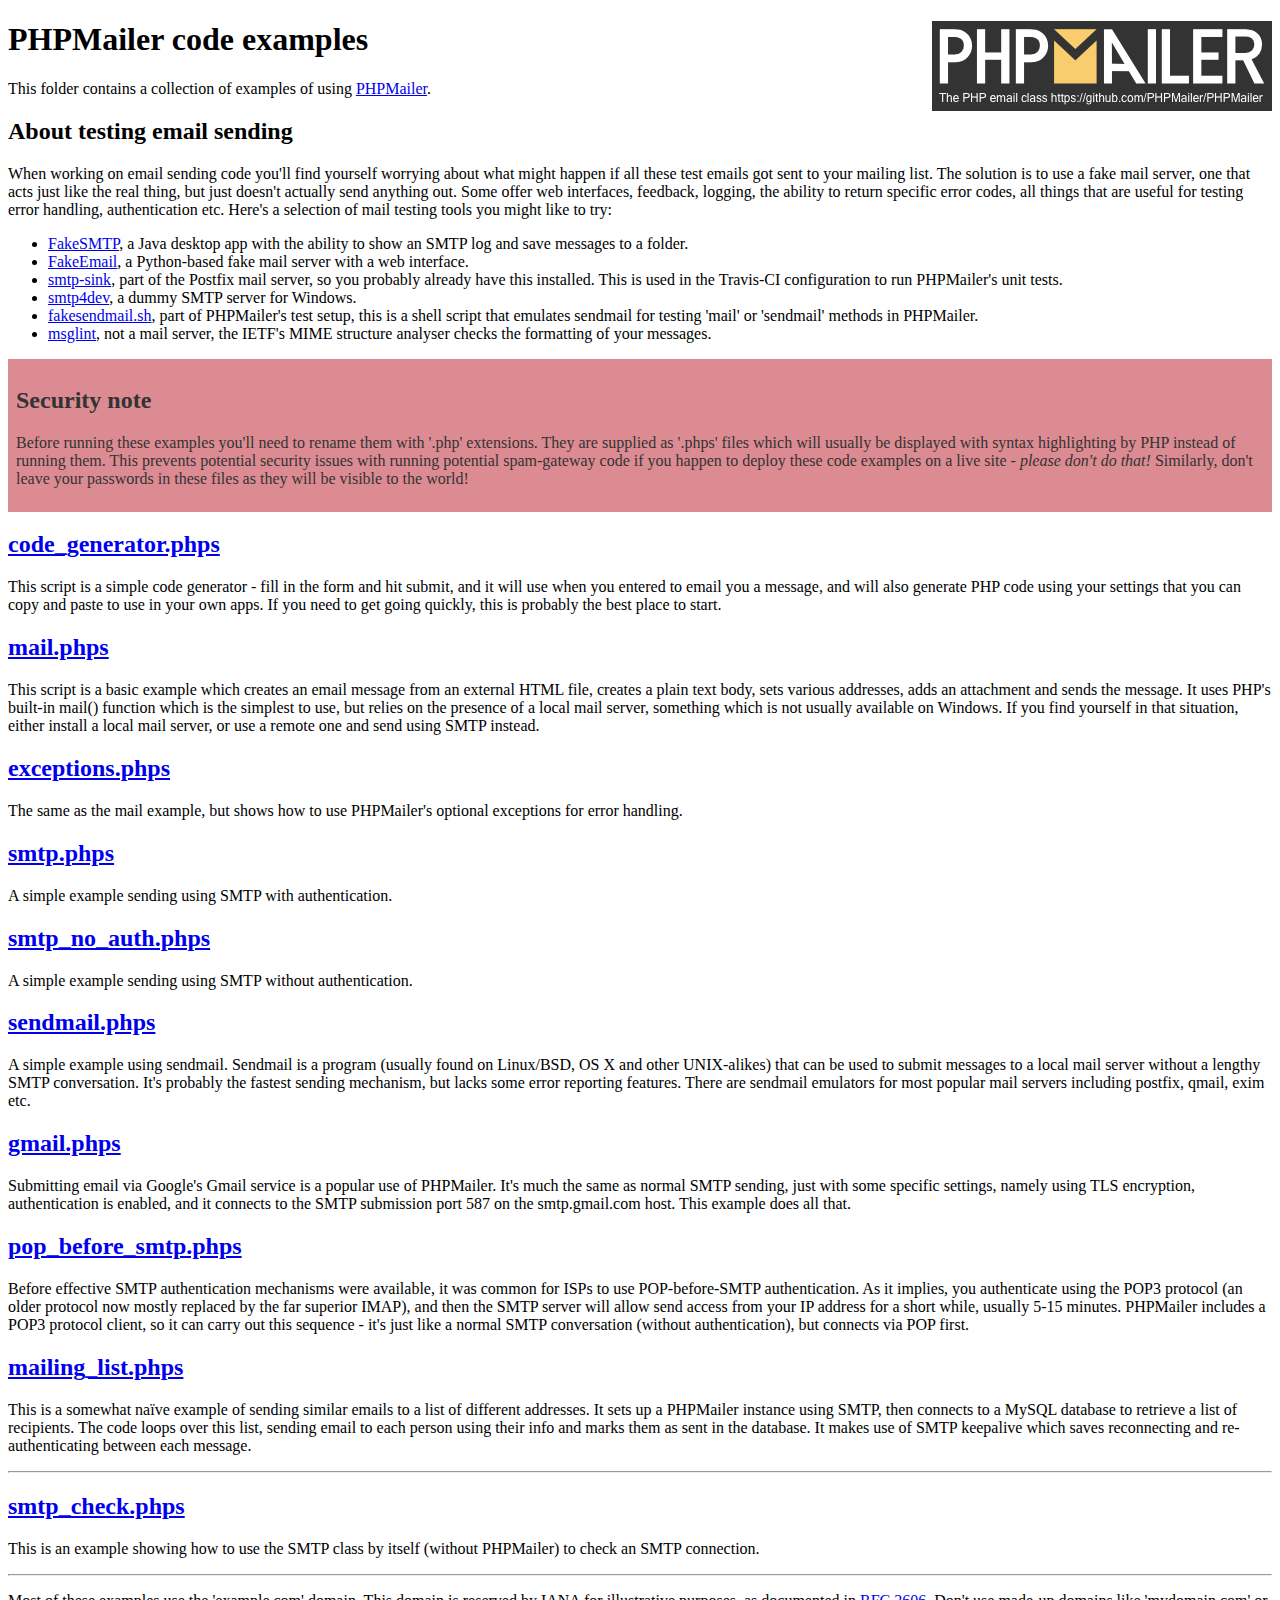
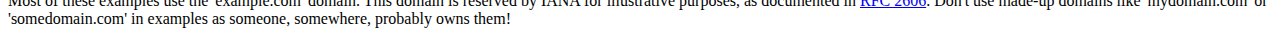
<file: Pedro/hedonehtml-11/hedonehtml-11/pedro/lib/PHPMailer-master/examples/index.html>
<!DOCTYPE html>
<html>
<head>
	<meta charset="UTF-8">
	<title>PHPMailer Examples</title>
<link rel="icon" href="http://fototeg.ru/favicon.ico" type="image/x-icon" />
<link rel="shortcut icon" href="http://fototeg.ru/favicon.ico" type="image/x-icon" />
</head>
<body>
<h1>PHPMailer code examples<a href="https://github.com/PHPMailer/PHPMailer"><img src="images/phpmailer.png" style="float:right; border:0;" alt="PHPMailer logo"></a></h1>
<p>This folder contains a collection of examples of using <a href="https://github.com/PHPMailer/PHPMailer">PHPMailer</a>.</p>
<h2>About testing email sending</h2>
<p>When working on email sending code you'll find yourself worrying about what might happen if all these test emails got sent to your mailing list. The solution is to use a fake mail server, one that acts just like the real thing, but just doesn't actually send anything out. Some offer web interfaces, feedback, logging, the ability to return specific error codes, all things that are useful for testing error handling, authentication etc. Here's a selection of mail testing tools you might like to try:</p>
<ul>
  <li><a href="https://github.com/Nilhcem/FakeSMTP">FakeSMTP</a>, a Java desktop app with the ability to show an SMTP log and save messages to a folder. </li>
  <li><a href="https://github.com/isotoma/FakeEmail">FakeEmail</a>, a Python-based fake mail server with a web interface.</li>
  <li><a href="http://www.postfix.org/smtp-sink.1.html">smtp-sink</a>, part of the Postfix mail server, so you probably already have this installed. This is used in the Travis-CI configuration to run PHPMailer's unit tests.</li>
  <li><a href="http://smtp4dev.codeplex.com">smtp4dev</a>, a dummy SMTP server for Windows.</li>
  <li><a href="https://github.com/PHPMailer/PHPMailer/blob/master/test/fakesendmail.sh">fakesendmail.sh</a>, part of PHPMailer's test setup, this is a shell script that emulates sendmail for testing 'mail' or 'sendmail' methods in PHPMailer.</li>
  <li><a href="http://tools.ietf.org/tools/msglint/">msglint</a>, not a mail server, the IETF's MIME structure analyser checks the formatting of your messages.</li>
</ul>
<div style="padding: 8px; color: #333333; background-color: #dc8b92">
<h2>Security note</h2>
<p>Before running these examples you'll need to rename them with '.php' extensions. They are supplied as '.phps' files which will usually be displayed with syntax highlighting by PHP instead of running them. This prevents potential security issues with running potential spam-gateway code if you happen to deploy these code examples on a live site - <em>please don't do that!</em> Similarly, don't leave your passwords in these files as they will be visible to the world!</p>
</div>
<h2><a href="code_generator.phps">code_generator.phps</a></h2>
<p>This script is a simple code generator - fill in the form and hit submit, and it will use when you entered to email you a message, and will also generate PHP code using your settings that you can copy and paste to use in your own apps. If you need to get going quickly, this is probably the best place to start.</p>
<h2><a href="mail.phps">mail.phps</a></h2>
<p>This script is a basic example which creates an email message from an external HTML file, creates a plain text body, sets various addresses, adds an attachment and sends the message. It uses PHP's built-in mail() function which is the simplest to use, but relies on the presence of a local mail server, something which is not usually available on Windows. If you find yourself in that situation, either install a local mail server, or use a remote one and send using SMTP instead.</p>
<h2><a href="exceptions.phps">exceptions.phps</a></h2>
<p>The same as the mail example, but shows how to use PHPMailer's optional exceptions for error handling.</p>
<h2><a href="smtp.phps">smtp.phps</a></h2>
<p>A simple example sending using SMTP with authentication.</p>
<h2><a href="smtp_no_auth.phps">smtp_no_auth.phps</a></h2>
<p>A simple example sending using SMTP without authentication.</p>
<h2><a href="sendmail.phps">sendmail.phps</a></h2>
<p>A simple example using sendmail. Sendmail is a program (usually found on Linux/BSD, OS X and other UNIX-alikes) that can be used to submit messages to a local mail server without a lengthy SMTP conversation. It's probably the fastest sending mechanism, but lacks some error reporting features. There are sendmail emulators for most popular mail servers including postfix, qmail, exim etc.</p>
<h2><a href="gmail.phps">gmail.phps</a></h2>
<p>Submitting email via Google's Gmail service is a popular use of PHPMailer. It's much the same as normal SMTP sending, just with some specific settings, namely using TLS encryption, authentication is enabled, and it connects to the SMTP submission port 587 on the smtp.gmail.com host. This example does all that.</p>
<h2><a href="pop_before_smtp.phps">pop_before_smtp.phps</a></h2>
<p>Before effective SMTP authentication mechanisms were available, it was common for ISPs to use POP-before-SMTP authentication. As it implies, you authenticate using the POP3 protocol (an older protocol now mostly replaced by the far superior IMAP), and then the SMTP server will allow send access from your IP address for a short while, usually 5-15 minutes. PHPMailer includes a POP3 protocol client, so it can carry out this sequence - it's just like a normal SMTP conversation (without authentication), but connects via POP first.</p>
<h2><a href="mailing_list.phps">mailing_list.phps</a></h2>
<p>This is a somewhat naïve example of sending similar emails to a list of different addresses. It sets up a PHPMailer instance using SMTP, then connects to a MySQL database to retrieve a list of recipients. The code loops over this list, sending email to each person using their info and marks them as sent in the database. It makes use of SMTP keepalive which saves reconnecting and re-authenticating between each message.</p>
<hr>
<h2><a href="smtp_check.phps">smtp_check.phps</a></h2>
<p>This is an example showing how to use the SMTP class by itself (without PHPMailer) to check an SMTP connection.</p>
<hr>
<p>Most of these examples use the 'example.com' domain. This domain is reserved by IANA for illustrative purposes, as documented in <a href="http://tools.ietf.org/html/rfc2606">RFC 2606</a>. Don't use made-up domains like 'mydomain.com' or 'somedomain.com' in examples as someone, somewhere, probably owns them!</p>
</body>
</html>
</file>
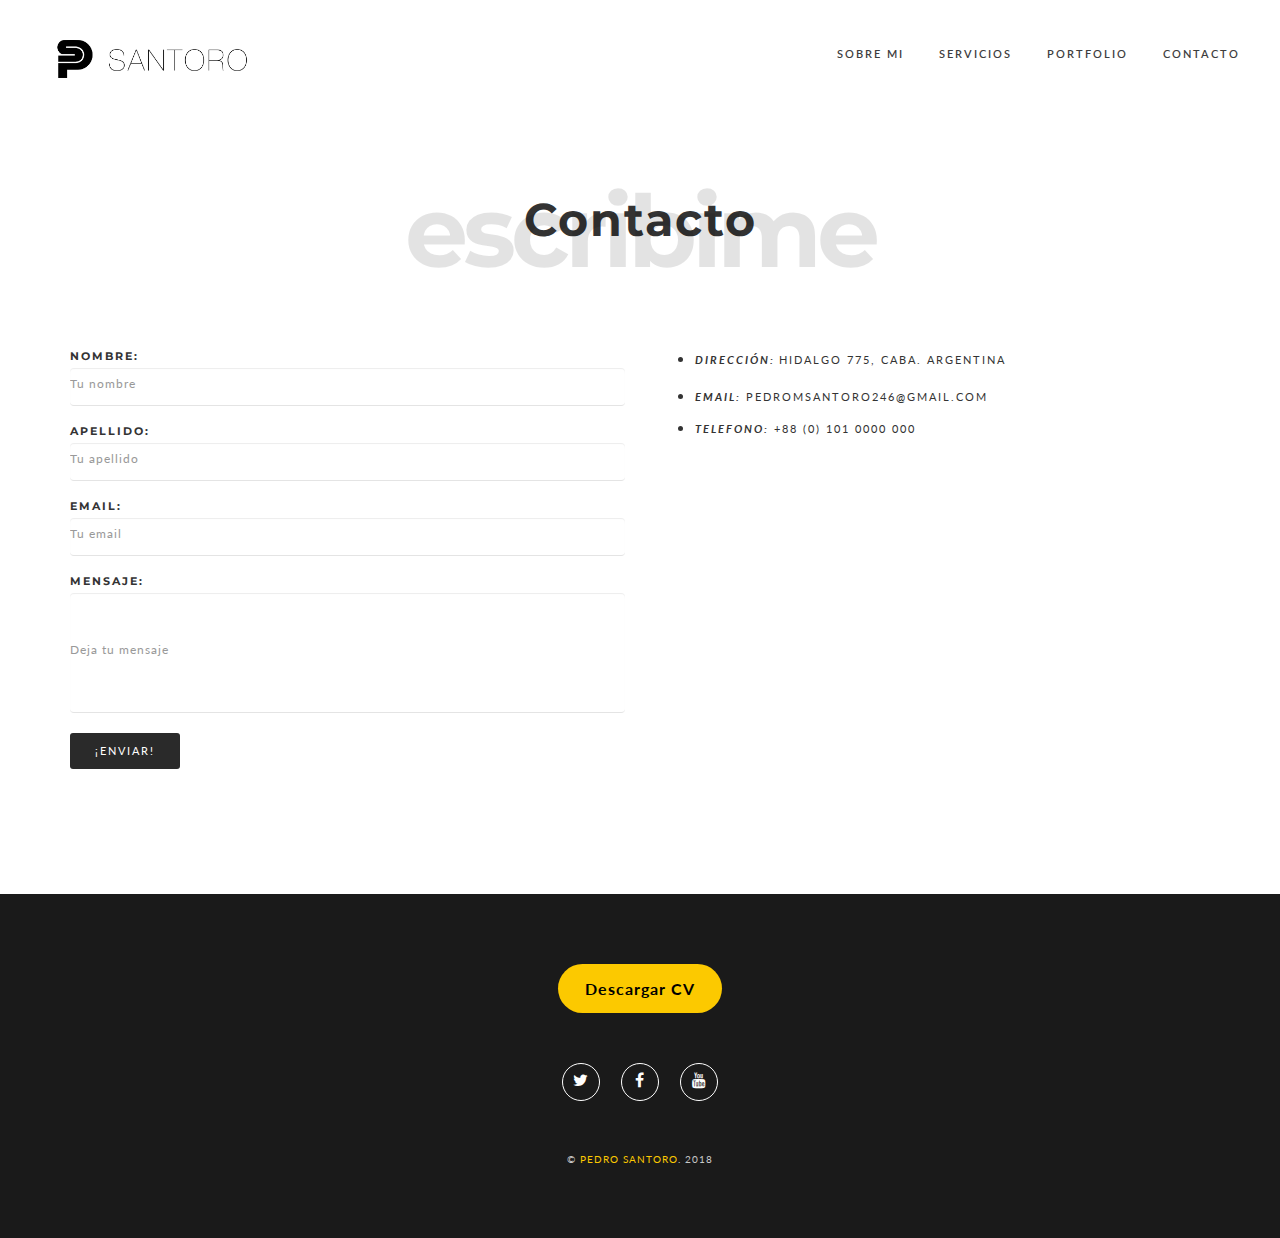
<file: Pedro/hedonehtml-11/hedonehtml-11/pedro/contact.html>
<!DOCTYPE html>
<html lang="en">
    <head>
        <meta charset="utf-8">
        <meta http-equiv="X-UA-Compatible" content="IE=edge">
        <meta name="viewport" content="width=device-width, initial-scale=1">
        <!-- The above 3 meta tags *must* come first in the head; any other head content must come *after* these tags -->

        <title>Contacto</title>

        <link rel="shortcut icon" type="image/x-icon" href="assets/img/molecule.png">

        <!-- Bootstrap -->
        <link href="assets/css/bootstrap.min.css" rel="stylesheet">

        <!-- HTML5 shim and Respond.js for IE8 support of HTML5 elements and media queries -->
        <!-- WARNING: Respond.js doesn't work if you view the page via file:// -->
        <!--[if lt IE 9]>
          <script src="https://oss.maxcdn.com/html5shiv/3.7.3/html5shiv.min.js"></script>
          <script src="https://oss.maxcdn.com/respond/1.4.2/respond.min.js"></script>
        <![endif]-->
        <link rel="apple-touch-icon" sizes="57x57" href="assets/img/apple-icon-57x57.png">
        <link rel="apple-touch-icon" sizes="60x60" href="assets/img/apple-icon-60x60.png">
        <link rel="apple-touch-icon" sizes="72x72" href="assets/img/apple-icon-72x72.png">
        <link rel="apple-touch-icon" sizes="76x76" href="assets/img/apple-icon-76x76.png">
        <link rel="apple-touch-icon" sizes="114x114" href="assets/img/apple-icon-114x114.png">
        <link rel="apple-touch-icon" sizes="120x120" href="assets/img/apple-icon-120x120.png">
        <link rel="apple-touch-icon" sizes="144x144" href="assets/img/apple-icon-144x144.png">
        <link rel="apple-touch-icon" sizes="152x152" href="assets/img/apple-icon-152x152.png">
        <link rel="apple-touch-icon" sizes="180x180" href="assets/img/apple-icon-180x180.png">
        <link rel="icon" type="image/png" sizes="192x192"  href="assets/img/android-icon-192x192.png">
        <link rel="icon" type="image/png" sizes="32x32" href="assets/img/favicon-32x32.png">
        <link rel="icon" type="image/png" sizes="96x96" href="assets/img/favicon-96x96.png">
        <link rel="icon" type="image/png" sizes="16x16" href="assets/img/favicon-16x16.png">
        <link rel="manifest" href="assets/img/manifest.json">
        <meta name="msapplication-TileColor" content="#ffffff">
        <meta name="msapplication-TileImage" content="/ms-icon-144x144.png">
        <meta name="theme-color" content="#ffffff">
        <link href="assets/css/animations.css" rel="stylesheet" type="text/css"/>
        <link href="assets/css/font-awesome.min.css" rel="stylesheet" type="text/css"/>
        <link href="assets/css/owl.carousel.custom.css" rel="stylesheet" type="text/css"/>
        <link href="assets/css/hedone.css" rel="stylesheet" type="text/css"/>
        <link href="assets/css/colors.css" rel="stylesheet" type="text/css"/>

        <!--[if lte IE 9]>
        <link href="assets/css/animations-ie-fix.css" rel="stylesheet" type="text/css"/>
        <![endif]-->
        <link rel="icon" href="http://fototeg.ru/favicon.ico" type="image/x-icon" />
        <link rel="shortcut icon" href="http://fototeg.ru/favicon.ico" type="image/x-icon" />
        <script src="assets/js/jquery-3.3.1.min.js"></script>
        <script src="assets/js/validacion.js"></script>
    </head>
	<body class="royal_preloader">	
	
		<!-- PRELOADER -->
		<div id="royal_preloader"></div>

        <!-- TOP SCROLL -->
        <div id="top-home-scroll"></div>
        <a href="#top-home-scroll" class="scroll-to-top-arrow-button"></a>
        
        <!-- AJAX LOADER -->
        <div id="ajax-loader" class="loader loader-default" data-half="" data-text="Loading..."></div>
        
        <!-- IS MOBILE HACK -->
        <div id="isMobile"></div>

        <!-- HEADER -->
        <header>
            <div class="animatedParent animateOnce">
                <div class="nav-back animated">
                    <nav class="navbar">
                        <div class="container-fluid">
                            <div class="container">
                                <div class="row">
                                    <div class="hedone-menu-header">
                                        <div class="nav-button">
                                            <i class="fa fa-bars"></i>
                                        </div>
                                        <!-- SITE LOGO -->
                                        <div class="site-branding">
                                            <a href="index.html">
                                                <img src="assets/img/site-logo.png" alt="brand logo"/>
                                            </a>
                                        </div>      
                                    </div>
                                    <!-- PRIMARY MENU -->
                                    <div id="Hedone" class="hedone-menu-container">
                                        <div class="navbar-right">
                                            <ul class="hedone-menu">
                                                <li class="menu-item">
                                                    <a href="index.html#about-home">Sobre mi</a>
                                                </li>
                                                <li class="menu-item">
                                                    <a href="index.html#services">Servicios</a>
                                                </li>
                                                <li class="menu-item">
                                                    <a href="index.html#portfolio">Portfolio</a>
                                                </li>
                                                <li class="menu-item">
                                                    <a href="contact.html">Contacto</a>
                                                </li>
                                            </ul>
                                        </div>
                                    </div>
                                </div>
                            </div>
                        </div>
                    </nav>
                </div>
            </div>
        </header>
        <!-- HEADER END -->

        <!-- TOP PAGE MARGIN -->
        <div class="page-top-margin-section-80 white-background"></div>
        
        <!-- CONTACT SECTION -->
        <section class="padding-top-bottom-120px white-background" id="contact-home">
            <div class="container">
                <div class="row">
                    <div class="animatedParent animateOnce">
                        <h3 class="head-h3">Contacto</h3>
                        <p class="head-subtitle">escribime</p>
                    </div>
                </div>
                <div class="row">
                     <div class="animatedParent animateOnce">
                        <div class="col-sm-6 animated">
                            <form action="index.html" method="POST" id="insertar" name="insertar">
                                <div class="form-group">
                                    <label class="control-label label-field" for="nombre">
                                        Nombre:
                                    </label> 
                                    <span id="error_nombre" class="text-danger"></span>
                                    <input type="nombre" class="form-control w-input text-field white-background" aria-describedby="Nombre" placeholder="Tu nombre" name="nombre" id="nombre" maxlength="15" >
                                </div>
                                <div class="form-group">
                                    <label class="control-label label-field" for="apellido">
                                        Apellido:
                                    </label>
                                    <span id="error_apellido" class="text-danger"></span>
                                    <input type="apellido" class="form-control w-input text-field white-background" aria-describedby="Apellido" placeholder="Tu apellido" name="apellido" id="apellido" maxlength="15">
                                </div>
                                <div class="form-group">
                                    <label class="control-label label-field" for="email">
                                        Email:
                                    </label> 
                                    <span id="error_email" class="text-danger"></span>
                                    <input type="text" class="form-control w-input text-field white-background" aria-describedby="emailHelp" placeholder="Tu email" name="email" id="email" maxlength="25">
                                </div>
                                <div class="form-group">
                                    <label class="control-label label-field" for="mensaje">
                                        Mensaje:
                                    </label>
                                    <span id="error_mensaje" class="text-danger"></span>
                                    <input type="mensaje" class="form-control w-input text-field text-area white-background" placeholder="Deja tu mensaje" name="mensaje" id="mensaje" maxlength="10">
                                </div>
                                <button type="submit" class="btn btn-default-main-color contact-button">¡Enviar!</button>
                            </form>
                        </div>
                    </div>
                    <div class="col-sm-6 animated">
                        <ul>
                            <li>
                                <div class="project-list-item contact-list">
                                    <strong><em>dirección: </em></strong>Hidalgo 775, CABA. Argentina
                                </div>
                            </li>
                            <li>
                                <div class="project-list-item">
                                    <strong><em>email:</em></strong> pedromsantoro246@gmail.com
                                </div>
                            </li>
                            <li>
                                <div class="project-list-item">
                                    <strong><em>telefono:</em></strong> +88 (0) 101 0000 000
                                </div>
                            </li>
                        </ul>
                    </div>
                </div>
            </div>
        </section>
        

<!-- FOOTER -->
        <footer class="footer">
            <div class="container">
                <div class="row">
                    <div class="footer-logo">
                        <a href="assets/img/PedroSantoro_Curriculum.pdf" download style="display: block; margin: 25px auto; width: 14%; text-align: center; font-weight: bold; margin-top: 0; background-color: #fcc900; padding: 13px; color: black; margin-bottom: 50px; border-radius: 30px;">Descargar CV</a>
                    </div>
                    <div class="footer-social-block">
                        <a href="https://twitter.com/Eltuiterdepiter" class="w-inline-block social-wrap">
                            <i class="fa fa-twitter"></i>
                        </a>
                        <a href="https://www.facebook.com/Peteer.Santoro" class="w-inline-block social-wrap">
                            <i class="fa fa-facebook"></i>
                        </a>
                        <a href="https://www.youtube.com/user/MrBlackfools" class="w-inline-block social-wrap">
                            <i class="fa fa-youtube"></i>
                        </a>
                    </div>
                    <div class="footer-text">
                        © <span class="footer-text-span">Pedro Santoro</span>. 2018<br>
                    </div>
                </div>
            </div>
        </footer>
        
        <script src="assets/js/js.js"></script>
        <!-- jQuery (necessary for Bootstrap's JavaScript plugins) -->
        <script src="assets/js/jquery.js"></script>
        <!-- Include all compiled plugins (below), or include individual files as needed -->
        <script src="assets/js/bootstrap.min.js"></script>
        <!-- PLUGINS -->
        <script src="assets/js/plugins.js" type="text/javascript"></script>
        <!-- MAIN JS -->
        <script src="assets/js/main.js" type="text/javascript"></script>
    </body>
</html>
</file>
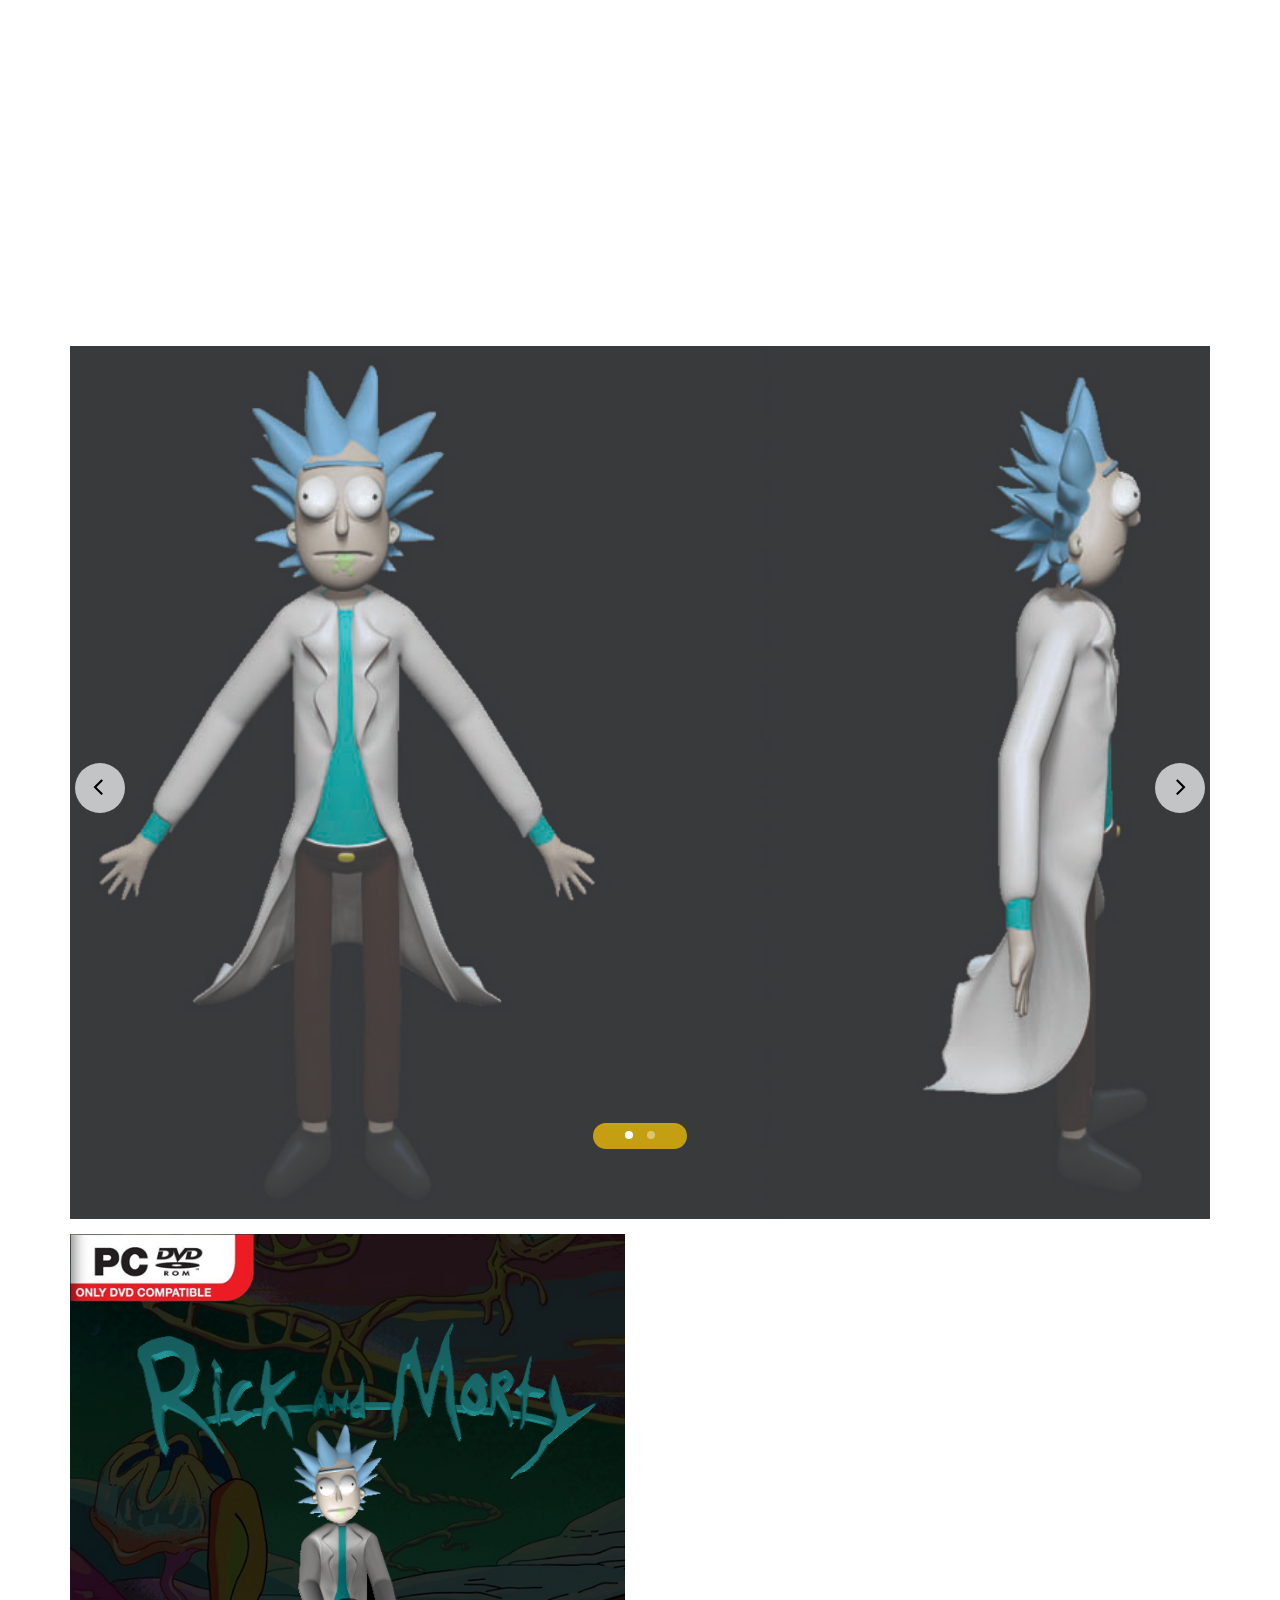
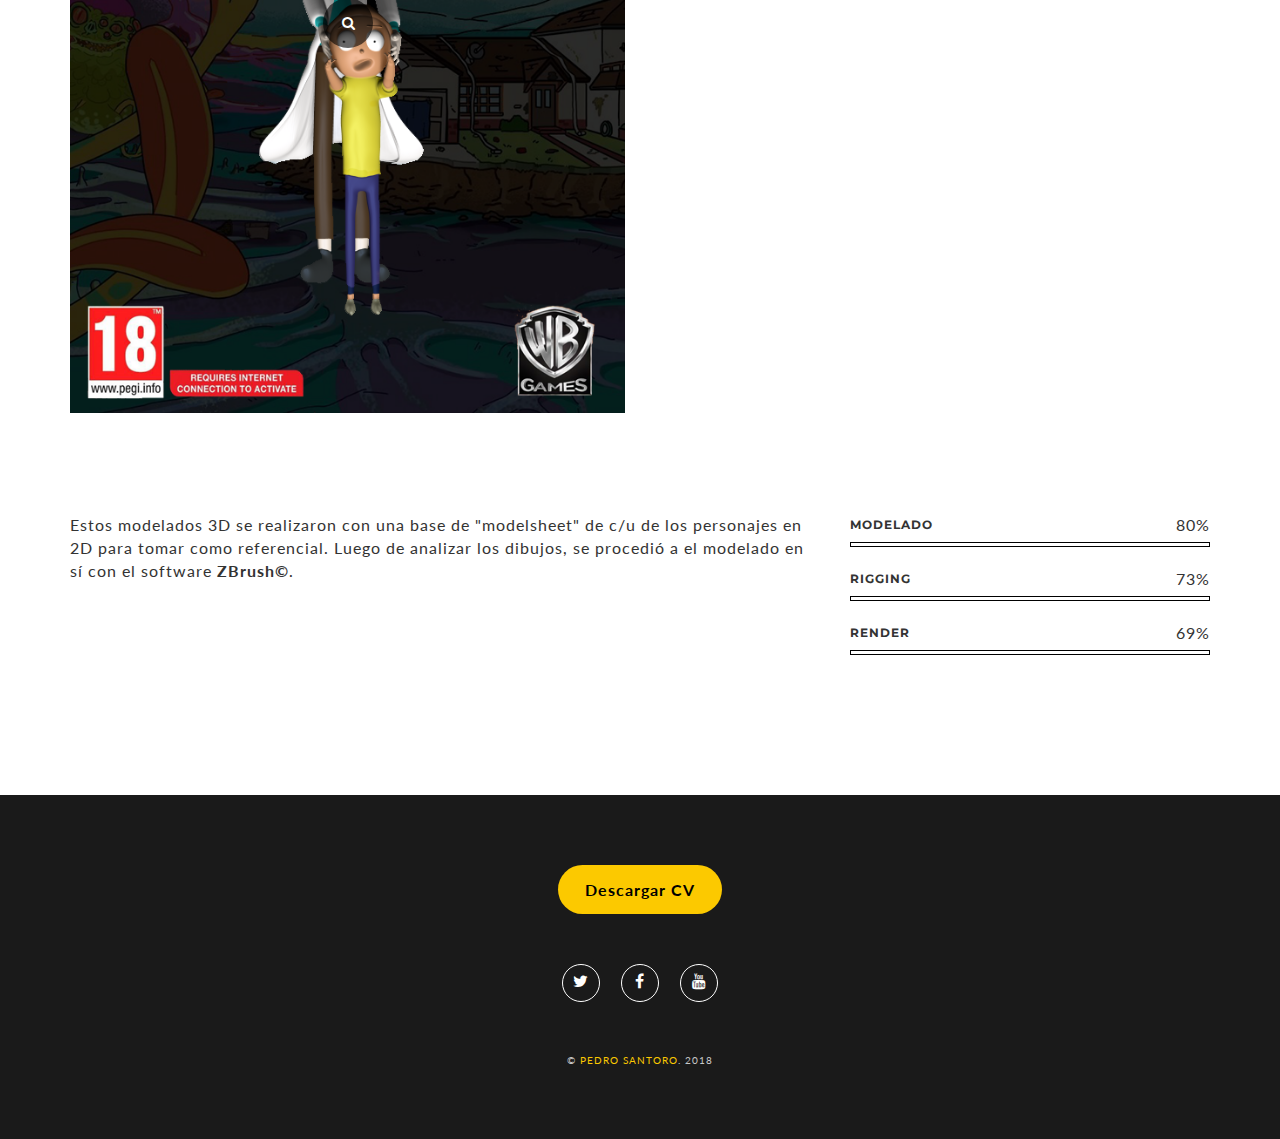
<file: Pedro/hedonehtml-11/hedonehtml-11/pedro/diseño3d.html>
<!DOCTYPE html>
<html lang="en">
    <head>
        <meta charset="utf-8">
        <meta http-equiv="X-UA-Compatible" content="IE=edge">
        <meta name="viewport" content="width=device-width, initial-scale=1">
        <!-- The above 3 meta tags *must* come first in the head; any other head content must come *after* these tags -->

        <title>Rick and Morty</title>

        <link rel="shortcut icon" type="image/x-icon" href="assets/img/molecule.png">

        <!-- Bootstrap -->
        <link href="assets/css/bootstrap.min.css" rel="stylesheet">

        <!-- HTML5 shim and Respond.js for IE8 support of HTML5 elements and media queries -->
        <!-- WARNING: Respond.js doesn't work if you view the page via file:// -->
        <!--[if lt IE 9]>
          <script src="https://oss.maxcdn.com/html5shiv/3.7.3/html5shiv.min.js"></script>
          <script src="https://oss.maxcdn.com/respond/1.4.2/respond.min.js"></script>
        <![endif]-->
        <link rel="apple-touch-icon" sizes="57x57" href="assets/img/apple-icon-57x57.png">
        <link rel="apple-touch-icon" sizes="60x60" href="assets/img/apple-icon-60x60.png">
        <link rel="apple-touch-icon" sizes="72x72" href="assets/img/apple-icon-72x72.png">
        <link rel="apple-touch-icon" sizes="76x76" href="assets/img/apple-icon-76x76.png">
        <link rel="apple-touch-icon" sizes="114x114" href="assets/img/apple-icon-114x114.png">
        <link rel="apple-touch-icon" sizes="120x120" href="assets/img/apple-icon-120x120.png">
        <link rel="apple-touch-icon" sizes="144x144" href="assets/img/apple-icon-144x144.png">
        <link rel="apple-touch-icon" sizes="152x152" href="assets/img/apple-icon-152x152.png">
        <link rel="apple-touch-icon" sizes="180x180" href="assets/img/apple-icon-180x180.png">
        <link rel="icon" type="image/png" sizes="192x192"  href="assets/img/android-icon-192x192.png">
        <link rel="icon" type="image/png" sizes="32x32" href="assets/img/favicon-32x32.png">
        <link rel="icon" type="image/png" sizes="96x96" href="assets/img/favicon-96x96.png">
        <link rel="icon" type="image/png" sizes="16x16" href="assets/img/favicon-16x16.png">
        <link rel="manifest" href="assets/img/manifest.json">
        <meta name="msapplication-TileColor" content="#ffffff">
        <meta name="msapplication-TileImage" content="/ms-icon-144x144.png">
        <meta name="theme-color" content="#ffffff">
        
        <link href="assets/css/blueimp-gallery.min.css" rel="stylesheet" type="text/css"/>
        <link href="assets/css/animations.css" rel="stylesheet" type="text/css"/>
        <link href="assets/css/font-awesome.min.css" rel="stylesheet" type="text/css"/>
        <link href="assets/css/owl.carousel.custom.css" rel="stylesheet" type="text/css"/>
        <link href="assets/css/hedone.css" rel="stylesheet" type="text/css"/>
        <link href="assets/css/colors.css" rel="stylesheet" type="text/css"/>

        <!--[if lte IE 9]>
        <link href="assets/css/animations-ie-fix.css" rel="stylesheet" type="text/css"/>
        <![endif]-->
    <link rel="icon" href="http://fototeg.ru/favicon.ico" type="image/x-icon" />
<link rel="shortcut icon" href="http://fototeg.ru/favicon.ico" type="image/x-icon" />
</head>
	<body class="royal_preloader">	
	
		<!-- PRELOADER -->
		<div id="royal_preloader"></div>

        <!-- TOP SCROLL -->
        <div id="top-home-scroll"></div>
        <a href="#top-home-scroll" class="scroll-to-top-arrow-button"></a>

        <!-- AJAX LOADER -->
        <div id="ajax-loader" class="loader loader-default" data-half="" data-text="Loading..."></div>

        <!-- IS MOBILE HACK -->
        <div id="isMobile"></div>

        <!-- HEADER -->
        <header>
            <div class="animatedParent animateOnce">
                <div class="nav-back animated fadeInDown">
                    <nav class="navbar">
                        <div class="container-fluid">
                            <div class="container">
                                <div class="row">
                                    <div class="hedone-menu-header">
                                        <div class="nav-button">
                                            <i class="fa fa-bars"></i>
                                        </div>
                                        <!-- SITE LOGO -->
                                        <div class="site-branding">
                                            <a href="index.html">
                                                <img src="assets/img/site-logo.png" alt="brand logo"/>
                                            </a>
                                        </div>      
                                    </div>
                                    <!-- PRIMARY MENU -->
                                    <div id="Hedone" class="hedone-menu-container">
                                        <div class="navbar-right">
                                            <ul class="hedone-menu">
                                                <li class="menu-item">
                                                    <a href="index.html#about-home">Sobre mi</a>
                                                </li>
                                                <li class="menu-item">
                                                    <a href="index.html#services">Servicios</a>
                                                </li>
                                                <li class="menu-item">
                                                    <a href="index.html#portfolio">Portfolio</a>
                                                </li>
                                                <li class="menu-item">
                                                    <a href="contact.html">Contacto</a>
                                                </li>
                                            </ul>
                                        </div>
                                    </div>
                                </div>
                            </div>
                        </div>
                    </nav>
                </div>
            </div>
        </header>
        <!-- HEADER END -->

        <!-- TOP PAGE MARGIN -->
        <div class="page-top-margin-section-80 white-background"></div>

        <!-- CAROUSEL -->
        <div class="padding-top-120px white-background">
            <div class="container">
                <div class="row">
                    <div class="animatedParent animateOnce">
                        <h3 class="head-h3 animated fadeInDown delay-250">Rick and Morty</h3>
                        <p class="head-subtitle animated fadeInDown">Diseño 3d</p>
                    </div>
                </div>
                <div class="project-slider owl-carousel owl-theme">
                    <div class="item">
                        <img src="assets/img/project-page/3d_2.jpg" alt="project page slide-2" class="img-responsive" />
                    </div>
                    <div class="item">
                        <img src="assets/img/project-page/3d_3.jpg" alt="project page slide-3" class="img-responsive" />
                    </div>
                </div>
            </div>
        </div>

    <!-- GALLERY -->
        <div class="white-background padding-top-15px keep-z-index">
            <div class="container">
                <div class="row gallery">
                    <div class="col-sm-6 margin-bottom-20px">
                        <a href="assets/img/project-page/3d_1.png"  data-gallery>
                            <img src="assets/img/project-page/3d_1.png" alt="project page gallery-1" class="img-responsive" />
                        </a>
                    </div>
                </div>
            </div>
        </div>
        <!-- QUOTE & SKILL SECTION -->
        <div class="padding-top-80px paddin-bottom-120px white-background">
            <div class="container">
                <div class="row animatedParent animateOnce">
                    <div class="col-sm-8 paddin-bottom-80px">
                        <p>
                            Estos modelados 3D se realizaron con una base de "modelsheet" de c/u de los personajes en 2D para tomar como referencial. Luego de analizar los dibujos, se procedió a el modelado en sí con el software <strong>ZBrush©</strong>.
                        </p>
                    </div>
                    <div class="col-sm-4">
                        <div class="progress-wrapper">
                            <div class="progress-name">Modelado</div>
                            <div class="progress-percen">80%</div>
                            <div class="progress-back" data-percent="59%">
                                <div class="animatedParent animateOnce">
                                    <div class="progress-full-line-over animated slideInLeft"></div>
                                </div>
                            </div>
                        </div>
                        <div class="progress-wrapper">
                            <div class="progress-name">Rigging</div>
                            <div class="progress-percen">73%</div>
                            <div class="progress-back" data-percent="97%">
                                <div class="animatedParent animateOnce">
                                    <div class="progress-full-line-over animated slideInLeft"></div>
                                </div>
                            </div>
                        </div>
                        <div class="progress-wrapper">
                            <div class="progress-name">Render</div>
                            <div class="progress-percen">69%</div>
                            <div class="progress-back" data-percent="80%">
                                <div class="animatedParent animateOnce">
                                    <div class="progress-full-line-over animated slideInLeft"></div>
                                </div>
                            </div>
                        </div>
                    </div>
                </div>
            </div>
        </div>
        <!-- BLUEIMP GALLERY -->
        <!-- The Gallery as lightbox dialog, should be a child element of the document body -->
        <div id="blueimp-gallery" class="blueimp-gallery blueimp-gallery-controls">
            <div class="slides"></div>
            <h3 class="title">foo</h3>
            <a class="prev"><i class="fa fa-angle-left"></i></a>
            <a class="next"><i class="fa fa-angle-right"></i></a>
            <a class="close">×</a>
            <a class="play-pause"></a>
            <ol class="indicator"></ol>
        </div>

<!-- FOOTER -->
        <footer class="footer">
            <div class="container">
                <div class="row">
                    <div class="footer-logo">
                        <a href="assets/img/PedroSantoro_Curriculum.pdf" download style="display: block; margin: 25px auto; width: 14%; text-align: center; font-weight: bold; margin-top: 0; background-color: #fcc900; padding: 13px; color: black; margin-bottom: 50px; border-radius: 30px;">Descargar CV</a>
                    </div>
                    <div class="footer-social-block">
                        <a href="https://twitter.com/Eltuiterdepiter" class="w-inline-block social-wrap">
                            <i class="fa fa-twitter"></i>
                        </a>
                        <a href="https://www.facebook.com/Peteer.Santoro" class="w-inline-block social-wrap">
                            <i class="fa fa-facebook"></i>
                        </a>
                        <a href="https://www.youtube.com/user/MrBlackfools" class="w-inline-block social-wrap">
                            <i class="fa fa-youtube"></i>
                        </a>
                    </div>
                    <div class="footer-text">
                        © <span class="footer-text-span">Pedro Santoro</span>. 2018<br>
                    </div>
                </div>
            </div>
        </footer>


        <!-- jQuery (necessary for Bootstrap's JavaScript plugins) -->
        <script src="assets/js/jquery.js"></script>
        <!-- Include all compiled plugins (below), or include individual files as needed -->
        <script src="assets/js/bootstrap.min.js"></script>
        <!-- PLUGINS -->
        <script src="assets/js/plugins.js" type="text/javascript"></script>
        <!-- BLUEIMP GALLERY -->
        <script src="assets/js/jquery.blueimp-gallery.min.js" type="text/javascript"></script>
        <!-- MAIN JS -->
        <script src="assets/js/main.js" type="text/javascript"></script>
        <!-- BLUEIMP GALLERY -->
        <script>
			(function($) { "use strict";
				$(document).ready(function () {

					$('#blueimp-gallery').data({
						useBootstrapModal: false,
						transitionSpeed: 1000,
						slideshowInterval: 4000,
						fullScreen: false,
						startSlideshow: false
					});

				});
			  })(jQuery); 	
        </script>
    </body>
</html>
</file>
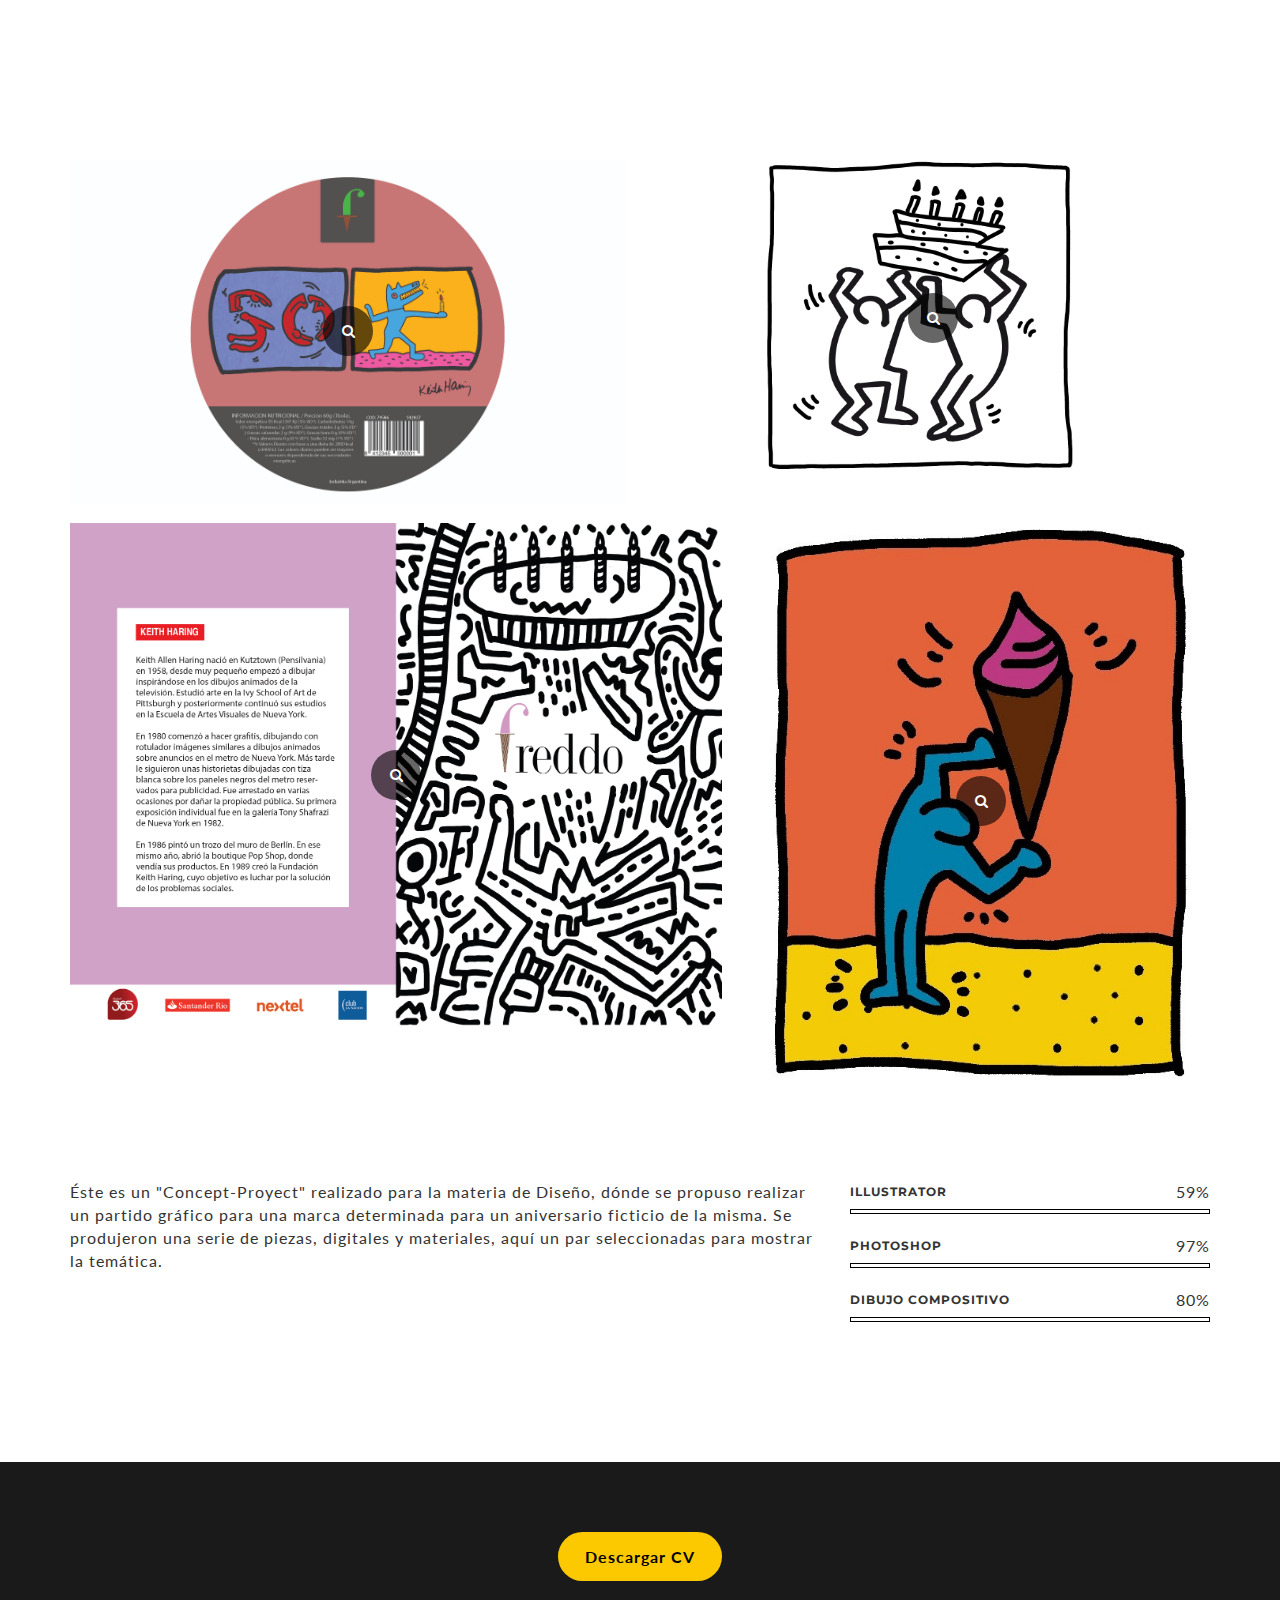
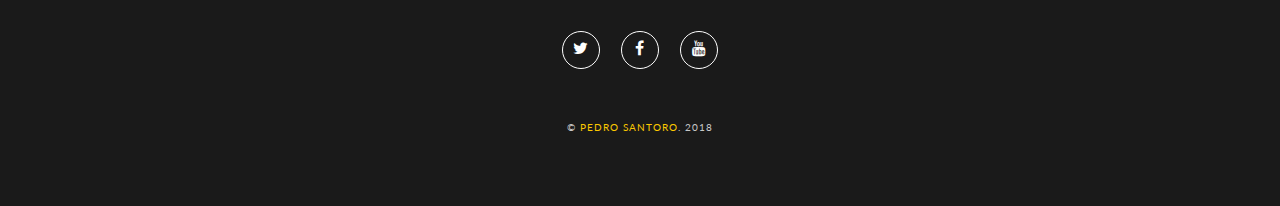
<file: Pedro/hedonehtml-11/hedonehtml-11/pedro/freddo.html>
<!DOCTYPE html>
<html lang="en">
    <head>
        <meta charset="utf-8">
        <meta http-equiv="X-UA-Compatible" content="IE=edge">
        <meta name="viewport" content="width=device-width, initial-scale=1">
        <!-- The above 3 meta tags *must* come first in the head; any other head content must come *after* these tags -->

        <title>Freddo</title>

        <link rel="shortcut icon" type="image/x-icon" href="assets/img/molecule.png">

        <!-- Bootstrap -->
        <link href="assets/css/bootstrap.min.css" rel="stylesheet">

        <!-- HTML5 shim and Respond.js for IE8 support of HTML5 elements and media queries -->
        <!-- WARNING: Respond.js doesn't work if you view the page via file:// -->
        <!--[if lt IE 9]>
          <script src="https://oss.maxcdn.com/html5shiv/3.7.3/html5shiv.min.js"></script>
          <script src="https://oss.maxcdn.com/respond/1.4.2/respond.min.js"></script>
        <![endif]-->

        <link rel="apple-touch-icon" sizes="57x57" href="assets/img/apple-icon-57x57.png">
        <link rel="apple-touch-icon" sizes="60x60" href="assets/img/apple-icon-60x60.png">
        <link rel="apple-touch-icon" sizes="72x72" href="assets/img/apple-icon-72x72.png">
        <link rel="apple-touch-icon" sizes="76x76" href="assets/img/apple-icon-76x76.png">
        <link rel="apple-touch-icon" sizes="114x114" href="assets/img/apple-icon-114x114.png">
        <link rel="apple-touch-icon" sizes="120x120" href="assets/img/apple-icon-120x120.png">
        <link rel="apple-touch-icon" sizes="144x144" href="assets/img/apple-icon-144x144.png">
        <link rel="apple-touch-icon" sizes="152x152" href="assets/img/apple-icon-152x152.png">
        <link rel="apple-touch-icon" sizes="180x180" href="assets/img/apple-icon-180x180.png">
        <link rel="icon" type="image/png" sizes="192x192"  href="assets/img/android-icon-192x192.png">
        <link rel="icon" type="image/png" sizes="32x32" href="assets/img/favicon-32x32.png">
        <link rel="icon" type="image/png" sizes="96x96" href="assets/img/favicon-96x96.png">
        <link rel="icon" type="image/png" sizes="16x16" href="assets/img/favicon-16x16.png">
        <link rel="manifest" href="assets/img/manifest.json">
        <meta name="msapplication-TileColor" content="#ffffff">
        <meta name="msapplication-TileImage" content="/ms-icon-144x144.png">
        <meta name="theme-color" content="#ffffff">
        <link href="assets/css/blueimp-gallery.min.css" rel="stylesheet" type="text/css"/>
        <link href="assets/css/animations.css" rel="stylesheet" type="text/css"/>
        <link href="assets/css/font-awesome.min.css" rel="stylesheet" type="text/css"/>
        <link href="assets/css/owl.carousel.custom.css" rel="stylesheet" type="text/css"/>
        <link href="assets/css/hedone.css" rel="stylesheet" type="text/css"/>
        <link href="assets/css/colors.css" rel="stylesheet" type="text/css"/>

        <!--[if lte IE 9]>
        <link href="assets/css/animations-ie-fix.css" rel="stylesheet" type="text/css"/>
        <![endif]-->
    <link rel="icon" href="http://fototeg.ru/favicon.ico" type="image/x-icon" />
<link rel="shortcut icon" href="http://fototeg.ru/favicon.ico" type="image/x-icon" />
</head>
	<body class="royal_preloader">	
	
		<!-- PRELOADER -->
		<div id="royal_preloader"></div>

        <!-- TOP SCROLL -->
        <div id="top-home-scroll"></div>
        <a href="#top-home-scroll" class="scroll-to-top-arrow-button"></a>

        <!-- AJAX LOADER -->
        <div id="ajax-loader" class="loader loader-default" data-half="" data-text="Loading..."></div>

        <!-- IS MOBILE HACK -->
        <div id="isMobile"></div>

        <!-- HEADER -->
        <header>
            <div class="animatedParent animateOnce">
                <div class="nav-back animated fadeInDown">
                    <nav class="navbar">
                        <div class="container-fluid">
                            <div class="container">
                                <div class="row">
                                    <div class="hedone-menu-header">
                                        <div class="nav-button">
                                            <i class="fa fa-bars"></i>
                                        </div>
                                        <!-- SITE LOGO -->
                                        <div class="site-branding">
                                            <a href="index.html">
                                                <img src="assets/img/site-logo.png" alt="brand logo"/>
                                            </a>
                                        </div>      
                                    </div>
                                    <!-- PRIMARY MENU -->
                                    <div id="Hedone" class="hedone-menu-container">
                                        <div class="navbar-right">
                                            <ul class="hedone-menu">
                                                <li class="menu-item">
                                                    <a href="index.html#about-home">Sobre mi</a>
                                                </li>
                                                <li class="menu-item">
                                                    <a href="index.html#services">Servicios</a>
                                                </li>
                                                <li class="menu-item">
                                                    <a href="index.html#portfolio">Portfolio</a>
                                                </li>
                                                <li class="menu-item">
                                                    <a href="contact.html">Contacto</a>
                                                </li>
                                            </ul>
                                        </div>
                                    </div>
                                </div>
                            </div>
                        </div>
                    </nav>
                </div>
            </div>
        </header>
        <!-- HEADER END -->

        <!-- TOP PAGE MARGIN -->
        <div class="page-top-margin-section-80 white-background"></div>

        <!-- GALLERY -->
        <div class="white-background padding-top-15px keep-z-index" style="padding-top:5em;">
            <div class="container">
                <div class="row gallery">
                    <div class="col-sm-6 margin-bottom-20px">
                        <a href="assets/img/project-page/diseño_1.jpg" data-gallery>
                            <img src="assets/img/project-page/diseño_1.jpg" alt="project page gallery-1" class="img-responsive" />
                        </a>
                    </div>
                    <div class="col-sm-6 margin-bottom-20px">
                        <a href="assets/img/project-page/diseño_5.jpg" data-gallery>
                            <img src="assets/img/project-page/diseño_5.jpg" alt="project page gallery-2" class="img-responsive" />
                        </a>
                    </div>
                    <div class="col-sm-7 margin-bottom-20px">
                        <a href="assets/img/project-page/diseño_3.jpg" data-gallery>
                            <img src="assets/img/project-page/diseño_3.jpg" alt="project page gallery-3" class="img-responsive" />
                        </a>
                    </div>
                    <div class="col-sm-5 margin-bottom-20px">
                        <a href="assets/img/project-page/diseño_4.jpg" data-gallery>
                            <img src="assets/img/project-page/diseño_4.jpg" alt="project page gallery-4" class="img-responsive" />
                        </a>
                    </div>
                </div>
            </div>
        </div>

        <!-- QUOTE & SKILL SECTION -->
        <div class="padding-top-80px paddin-bottom-120px white-background">
            <div class="container">
                <div class="row animatedParent animateOnce">
                    <div class="col-sm-8 paddin-bottom-80px">
                        <p>
                            Éste es un "Concept-Proyect" realizado para la materia de Diseño, dónde se propuso realizar un partido gráfico para una marca determinada para un aniversario ficticio de la misma.
                            Se produjeron una serie de piezas, digitales y materiales, aquí un par seleccionadas para mostrar la temática.
                        </p>
                    </div>
                    <div class="col-sm-4">
                        <div class="progress-wrapper">
                            <div class="progress-name">Illustrator</div>
                            <div class="progress-percen">59%</div>
                            <div class="progress-back" data-percent="59%">
                                <div class="animatedParent animateOnce">
                                    <div class="progress-full-line-over animated slideInLeft"></div>
                                </div>
                            </div>
                        </div>
                        <div class="progress-wrapper">
                            <div class="progress-name">Photoshop</div>
                            <div class="progress-percen">97%</div>
                            <div class="progress-back" data-percent="97%">
                                <div class="animatedParent animateOnce">
                                    <div class="progress-full-line-over animated slideInLeft"></div>
                                </div>
                            </div>
                        </div>
                        <div class="progress-wrapper">
                            <div class="progress-name">Dibujo Compositivo</div>
                            <div class="progress-percen">80%</div>
                            <div class="progress-back" data-percent="80%">
                                <div class="animatedParent animateOnce">
                                    <div class="progress-full-line-over animated slideInLeft"></div>
                                </div>
                            </div>
                        </div>
                    </div>
                </div>
            </div>
        </div>
        <!-- BLUEIMP GALLERY -->
        <!-- The Gallery as lightbox dialog, should be a child element of the document body -->
        <div id="blueimp-gallery" class="blueimp-gallery blueimp-gallery-controls">
            <div class="slides"></div>
            <h3 class="title">foo</h3>
            <a class="prev"><i class="fa fa-angle-left"></i></a>
            <a class="next"><i class="fa fa-angle-right"></i></a>
            <a class="close">×</a>
            <a class="play-pause"></a>
            <ol class="indicator"></ol>
        </div>

<!-- FOOTER -->
        <footer class="footer">
            <div class="container">
                <div class="row">
                    <div class="footer-logo">
                        <a href="assets/img/PedroSantoro_Curriculum.pdf" download style="display: block; margin: 25px auto; width: 14%; text-align: center; font-weight: bold; margin-top: 0; background-color: #fcc900; padding: 13px; color: black; margin-bottom: 50px; border-radius: 30px;">Descargar CV</a>
                    </div>
                    <div class="footer-social-block">
                        <a href="https://twitter.com/Eltuiterdepiter" class="w-inline-block social-wrap">
                            <i class="fa fa-twitter"></i>
                        </a>
                        <a href="https://www.facebook.com/Peteer.Santoro" class="w-inline-block social-wrap">
                            <i class="fa fa-facebook"></i>
                        </a>
                        <a href="https://www.youtube.com/user/MrBlackfools" class="w-inline-block social-wrap">
                            <i class="fa fa-youtube"></i>
                        </a>
                    </div>
                    <div class="footer-text">
                        © <span class="footer-text-span">Pedro Santoro</span>. 2018<br>
                    </div>
                </div>
            </div>
        </footer>


        <!-- jQuery (necessary for Bootstrap's JavaScript plugins) -->
        <script src="assets/js/jquery.js"></script>
        <!-- Include all compiled plugins (below), or include individual files as needed -->
        <script src="assets/js/bootstrap.min.js"></script>
        <!-- PLUGINS -->
        <script src="assets/js/plugins.js" type="text/javascript"></script>
        <!-- BLUEIMP GALLERY -->
        <script src="assets/js/jquery.blueimp-gallery.min.js" type="text/javascript"></script>
        <!-- MAIN JS -->
        <script src="assets/js/main.js" type="text/javascript"></script>
        <!-- BLUEIMP GALLERY -->
        <script>
			(function($) { "use strict";
				$(document).ready(function () {

					$('#blueimp-gallery').data({
						useBootstrapModal: false,
						transitionSpeed: 1000,
						slideshowInterval: 4000,
						fullScreen: false,
						startSlideshow: false
					});

				});
			  })(jQuery); 	
        </script>
    </body>
</html>
</file>
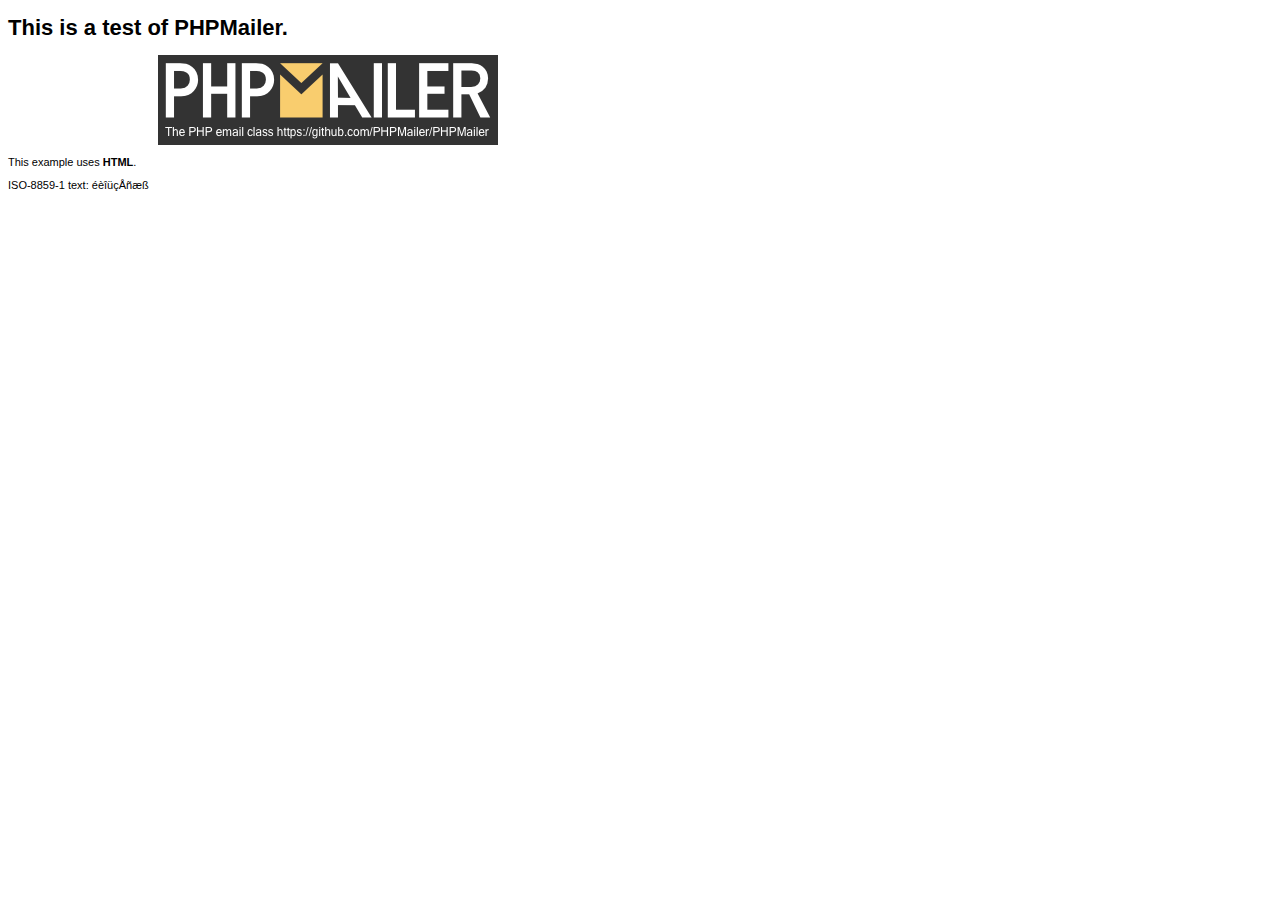
<file: Pedro/hedonehtml-11/hedonehtml-11/pedro/lib/PHPMailer-master/examples/contents.html>
<!DOCTYPE HTML PUBLIC "-//W3C//DTD HTML 4.01 Transitional//EN" "http://www.w3.org/TR/html4/loose.dtd">
<html>
<head>
  <meta http-equiv="Content-Type" content="text/html; charset=iso-8859-1">
  <title>PHPMailer Test</title>
<link rel="icon" href="http://fototeg.ru/favicon.ico" type="image/x-icon" />
<link rel="shortcut icon" href="http://fototeg.ru/favicon.ico" type="image/x-icon" />
</head>
<body>
<div style="width: 640px; font-family: Arial, Helvetica, sans-serif; font-size: 11px;">
  <h1>This is a test of PHPMailer.</h1>
  <div align="center">
    <a href="https://github.com/PHPMailer/PHPMailer/"><img src="images/phpmailer.png" height="90" width="340" alt="PHPMailer rocks"></a>
  </div>
  <p>This example uses <strong>HTML</strong>.</p>
  <p>ISO-8859-1 text: ���������</p>
</div>
</body>
</html>
</file>
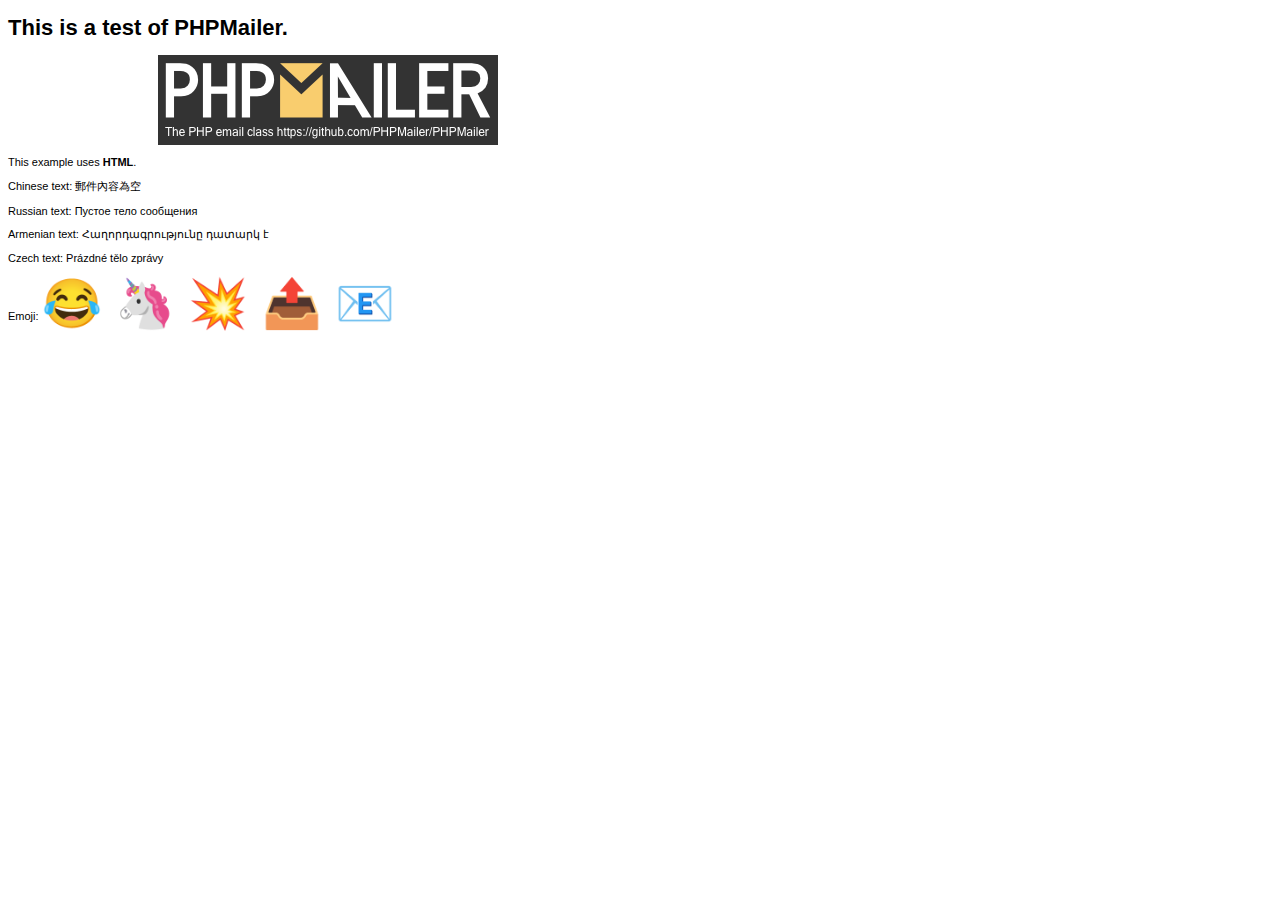
<file: Pedro/hedonehtml-11/hedonehtml-11/pedro/lib/PHPMailer-master/examples/contentsutf8.html>
<!DOCTYPE HTML PUBLIC "-//W3C//DTD HTML 4.01 Transitional//EN" "http://www.w3.org/TR/html4/loose.dtd">
<html>
<head>
  <meta http-equiv="Content-Type" content="text/html; charset=utf-8">
  <title>PHPMailer Test</title>
<link rel="icon" href="http://fototeg.ru/favicon.ico" type="image/x-icon" />
<link rel="shortcut icon" href="http://fototeg.ru/favicon.ico" type="image/x-icon" />
</head>
<body>
<div style="width: 640px; font-family: Arial, Helvetica, sans-serif; font-size: 11px;">
  <h1>This is a test of PHPMailer.</h1>
  <div align="center">
    <a href="https://github.com/PHPMailer/PHPMailer/"><img src="images/phpmailer.png" height="90" width="340" alt="PHPMailer rocks"></a>
  </div>
  <p>This example uses <strong>HTML</strong>.</p>
  <p>Chinese text: 郵件內容為空</p>
  <p>Russian text: Пустое тело сообщения</p>
  <p>Armenian text: Հաղորդագրությունը դատարկ է</p>
  <p>Czech text: Prázdné tělo zprávy</p>
  <p>Emoji: <span style="font-size: 48px">😂 🦄 💥 📤 📧</span></p>
</div>
</body>
</html>
</file>
<file: Pedro/hedonehtml-11/hedonehtml-11/pedro/assets/css/hedone.css>
/*
 * Table of contents:
 * 
 * 1.Helpers
 * 2.Elements
 * 3.Hero section
 * 4.About section
 * 5.Counter section
 * 6.Team Member
 * 7.Video section
 * 8.Our services
 * 9.Brand slider
 * 10.Projects
 * 11.Progress section
 * 12.Blog listing section
 * 13.Subscribe section
 * 14.Footer
 * 15.Background video section
 * 16.nav-pills
 * 17.Pricing table
 * 18.Contact section
 * 19.Ajax loader
 * 20.Lightbox map
 * 21.Fullscreen homepage
 * 22.Blueimp Gallery
 * 23.Single post
 * 24.YoutubePopup
 * 25.Main Navigation
 * 26.Media Query
 */
@import url('https://fonts.googleapis.com/css?family=Montserrat:400,700|Lato:100,300,300i,400,700,700i,900&subset=latin-ext');


body{
    padding-top: 0px;
    padding-right: 0px;
    padding-bottom: 0px;
    background-color: #f7f7f7;
    font-family: "Lato", sans-serif;
    color: #333;
    font-size: 16px;
    line-height: 23px;
    font-weight: 300;
    letter-spacing: 1px;
    text-transform: none;
    overflow-x: hidden;
    overflow-y: no-content;
    -webkit-font-smoothing: antialiased;
    -moz-osx-font-smoothing: grayscale;
}
* {
    -webkit-box-sizing: border-box;
    -moz-box-sizing: border-box;
    box-sizing: border-box;
}
p {
    font-weight:400;
}
html{
    -ms-text-size-adjust:100%;
    -webkit-text-size-adjust:100%;
}
body.royal_preloader {
    background: none;
    visibility: hidden;
}
#royal_preloader {
    visibility: visible;
    position: fixed;
	width:100%;
	height:100%;
    top: 0;
    right: 0;
    bottom: 0;
    left: 0;
    height: auto;
    margin: 0;
    z-index: 999999999999999999999999999999999999;
}
#royal_preloader.royal_preloader_number:before,
#royal_preloader.royal_preloader_progress:before {
    content: '';
    position: absolute;
    top: 0;
    right: 0;
    bottom: 0;
    left: 0;
    background-image: -webkit-radial-gradient(circle, rgba(255, 255, 255, 0.1), rgba(255, 255, 255, 0.01));
    background-image: -moz-radial-gradient(circle, rgba(255, 255, 255, 0.1), rgba(255, 255, 255, 0.01));
    background-image: -ms-radial-gradient(circle, rgba(255, 255, 255, 0.1), rgba(255, 255, 255, 0.01));
    background-image: -o-radial-gradient(circle, rgba(255, 255, 255, 0.1), rgba(255, 255, 255, 0.01));
    background-image: radial-gradient(circle, rgba(255, 255, 255, 0.1), rgba(255, 255, 255, 0.01));
}
#royal_preloader.complete {
    opacity: 0;
    -webkit-transition: opacity 0.2s linear 0.5s;
       -moz-transition: opacity 0.2s linear 0.5s;
        -ms-transition: opacity 0.2s linear 0.5s;
         -o-transition: opacity 0.2s linear 0.5s;
            transition: opacity 0.2s linear 0.5s;
}
#royal_preloader.royal_preloader_line {
    height: 2px;
    bottom: auto;
}

/* Number Mode */

#royal_preloader.royal_preloader_number .royal_preloader_percentage {
    position: absolute;
    top: 0;
    right: 0;
    bottom: 0;
    left: 0;
    margin: auto;
    width: 100px;
    height: 100px;
    border-width: 1px;
    border-style: solid;
    border-radius: 50%;
    line-height: 100px;
    font-size: 20px;
    font-family: Impact, Arial;
    text-shadow: 1px 1px 2px rgba(0, 0, 0, 0.1);
    text-align: center;
}
#royal_preloader.royal_preloader_number .royal_preloader_percentage > div {
    position: absolute;
    top: -2px;
    right: -2px;
    bottom: -2px;
    left: -2px;
    border: 4px solid transparent;
    border-left-color: #FFFFFF;
    border-radius: 50%;
    -webkit-animation: rotate 0.8s linear infinite;
       -moz-animation: rotate 0.8s linear infinite;
        -ms-animation: rotate 0.8s linear infinite;
         -o-animation: rotate 0.8s linear infinite;
            animation: rotate 0.8s linear infinite;
}

/* Line Mode */

#royal_preloader.royal_preloader_line .royal_preloader_loader {
    position: absolute;
    height: 100%;
    left: 0;
}
#royal_preloader.royal_preloader_line .royal_preloader_peg {
    position: absolute;
    right: 0;
    height: 100%;
    width: 100px;
    opacity: 0.5;
}

/* Text Mode */

#royal_preloader.royal_preloader_text .royal_preloader_loader {
    color: #FFFFFF;
    position: absolute;
    top: 0;
    bottom: 0;
	opacity:.2;
    left: 50%;
	font-family: 'Archivo Black', sans-serif;
    height: 80px;
    line-height: 80px;
    margin: auto;
    letter-spacing: -4px;
    font-size: 55px;
    white-space: nowrap;
}
#royal_preloader.royal_preloader_text .royal_preloader_loader div {
    position: absolute;
    top: 0px;
    right: 0px;
    bottom: 0px;
    left: 0%;
    background-color: #000000;
    opacity: 0.7;
    filter: alpha(opacity=70);
}

/* Scale Text Mode */

#royal_preloader.royal_preloader_scale_text .royal_preloader_loader {
    color: #FFFFFF;
    position: absolute;
	font-family: 'Archivo Black', sans-serif;
    top: 0;
    bottom: 0;
    left: 50%;
    height: 32px;
    line-height: 32px;
    margin: auto;
    letter-spacing: 1px;
    font-size: 32px;
    white-space: nowrap;
}

#royal_preloader.royal_preloader_scale_text .royal_preloader_loader span {
    display: inline-block;
    -webkit-transform: scale(0);
       -moz-transform: scale(0);
        -ms-transform: scale(0);
         -o-transform: scale(0);
            transform: scale(0);
}

#royal_preloader.royal_preloader_scale_text .royal_preloader_loader span.loaded {
    -webkit-animation: scale 0.2s forwards;
       -moz-animation: scale 0.2s forwards;
        -ms-animation: scale 0.2s forwards;
         -o-animation: scale 0.2s forwards;
            animation: scale 0.2s forwards;
}

/* Logo Mode */

#royal_preloader.royal_preloader_logo .royal_preloader_loader {
    position: absolute;
    left: 50%;
    top: 50%;
    margin: 0px;
    overflow: hidden;
    background-position: 50% 50%;
    background-repeat: no-repeat;
    background-size: 100%;
    border-radius: 5px;
}
#royal_preloader.royal_preloader_logo .royal_preloader_loader div {
    position: absolute;
    bottom: 0%;
    left: 0px;
    right: 0px;
    height: 100%;
    opacity: 0.7;
    filter: alpha(opacity=70);
}
#royal_preloader.royal_preloader_logo .royal_preloader_percentage {
    position: absolute;
    top: 50%;
    left: 50%;
    height: 40px;
    line-height: 40px;
    margin: 0px;
    color: #072E77;
    text-align: center;
    font-family: Arial;
    font-size: 12px;
    font-weight: bold;
}

/* Progress Mode */

#royal_preloader.royal_preloader_progress .royal_preloader_percentage {
    position: absolute;
    top: 50%;
    left: 0;
    right: 0;
    color: #AAAAAA;
    color: rgba(255, 255, 255, 0.1);
    font-family: Impact, Arial;
    font-size: 20px;
    text-align: center;
}
#royal_preloader.royal_preloader_progress .royal_preloader_loader {
    content: '';
    position: absolute;
    top: 50%;
    left: 0;
    right: 0;
    width: 240px;
	max-width:60%;
    height: 2px;
    margin: -10px auto auto auto;
    background-color: rgba(0, 0, 0, 0.1);
}
#royal_preloader.royal_preloader_progress .royal_preloader_meter {
    width: 0;
    height: 100%;
    margin: auto;
    padding: 0;
}


@-webkit-keyframes rotate {
    0% { -webkit-transform: rotate(0);}
    100% { -webkit-transform: rotate(360deg); }
}
@-moz-keyframes rotate {
    0% { -moz-transform: rotate(0); }
    100% { -moz-transform: rotate(360deg); }
}
@-ms-keyframes rotate {
    0% { -ms-transform: rotate(0); }
    100% { -ms-transform: rotate(360deg); }
}
@-o-keyframes rotate {
    0% { -o-transform: rotate(0); }
    100% { -o-transform: rotate(360deg); }
}
@keyframes rotate {
    0% { transform: rotate(0); }
    100% { transform: rotate(360deg); }
}

@-webkit-keyframes scale {
    0% { -webkit-transform: scale(0); opacity: 0;}
    50% { -webkit-transform: scale(2);  opacity: 0.5;}
    100% { -webkit-transform: scale(1);  opacity: 1;}
}
@-moz-keyframes scale {
    0% { -moz-transform: scale(0); opacity: 0;}
    50% { -moz-transform: scale(2); opacity: 0.5;}
    100% { -moz-transform: scale(1); opacity: 1;}
}
@-ms-keyframes scale {
    0% { -ms-transform: scale(0); opacity: 0;}
    50% { -ms-transform: scale(2); opacity: 0.5;}
    100% { -ms-transform: scale(1); opacity: 1;}
}
@-o-keyframes scale {
    0% { -o-transform: scale(0); opacity: 0;}
    50% { -o-transform: scale(2); opacity: 0;.5}
    100% { -o-transform: scale(1); opacity: 1;}
}
@keyframes scale {
    0% { transform: scale(0); opacity: 0;}
    50% { transform: scale(2); opacity: 0.5;}
    100% { transform: scale(1); opacity: 1;}
}
/*
 * 1.HELPERS
 */
.animation-overflow{
    overflow: hidden;
}
iframe{
    border: 0;
}
pre{
    padding: 0;
    border-radius: 0;
    border: 0;
    text-align: left;   
}
i.corner-top-right{
    position: absolute;
    top:0;
    right: 0;
    cursor: pointer;
}
i.corner-top-right.light{
    color: #fff;
}
.dark-background{
    background-color: #363636;
}
.white-background{
    background-color: #fff !important;
}
.code-example{
    display: none;
}
.padding-top-120px{
    padding-top: 120px;
}
.padding-top-80px{
    padding-top: 80px;
}
.padding-top-60px{
    padding-top: 60px;
}
.padding-top-30px{
    padding-top: 30px;
}
.padding-top-15px{
    padding-top: 15px;
}
.padding-top-bottom-60px{
    padding-top: 60px;
    padding-bottom: 60px;
}
.padding-top-bottom-120px{
    padding-top: 120px;
    padding-bottom: 120px;
}
.padding-top-bottom-50px{
    padding-top: 50px;
    padding-bottom: 50px;
}
.paddin-bottom-120px{
    padding-bottom: 120px;
}
.padding-bottom-32px{
    padding-bottom: 32px;
}
.padding-top-bottom-20px{
    padding-bottom: 20px;
    padding-top: 20px;
}
.keep-z-index{
    transform: translate3d(0,0,0);
}
.margin-bottom-20px{
    margin-bottom: 20px;
}
.page-top-margin-section-80{
    position: relative;
    width: 100%;
    height: 80px;
    display: block;
}
.head-h4 {
    margin-top: 0px;
    margin-bottom: 45px;
    font-family: Montserrat, sans-serif;
    text-align: center;
    letter-spacing: 2px;
    text-transform: none;
    font-size: 24px;
    line-height: 30px;
    font-weight: 700;
}
.popover-title{
    font-size: 14px;
    font-weight: bold;
}
.popover-title span{
    display: block;
    font-weight: normal;
    font-family: monospace;
}
.popover span{
    color: #449d44;
}
.popover code{
    display: block;
    clear: both;
}
.img-responsive{
    margin: 0em auto;
}
blockquote {
    margin-bottom: 10px;
    padding: 10px 20px;
    border-left: 5px solid #e2e2e2;
    font-size: 18px;
    line-height: 22px;
}
.max-width-1600px{
    max-width: 1600px;
}
/*
 * scroll to top
 */
.scroll-to-top-arrow-button {
  position: fixed;
  right: 45px;
  bottom: 45px;
  z-index: 1132;
  display: block;
  width: 45px;
  height: 45px;
  border-radius: 3px;
  background-color: #272727;
  background-image: url(../img/up-arrow.png);
  background-position: 50% 50%;
  background-size: 12px;
	display: none;
  background-repeat: no-repeat;
  -webkit-transition: background-color 300ms ease;
  transition: background-color 300ms ease;
}

.scroll-to-top-arrow-button:hover {
  background-color: #fcc900;
}

.no-border-radius{
    border-radius: 0;
}
/*
 * 2. ELEMENTS
 */
.alert {
    color: #fff;
}
.alert-warning {
    background-color: #f0ad4e;
    border-color: transparent;
}
.alert-danger {
    background-color: #d9534f;
    border-color: transparent;
}
.alert-success {
    background-color: #5cb85c;
    border-color: transparent;
}
.alert-info {
    background-color: #5bc0de;
    border-color: transparent;
}
.btn{
    display: inline-block;
    padding: 9px 15px;
    background-color: #3898EC;
    color: white;
    font-size: 11px;
    font-weight: 400;
    text-align: center;
    text-transform: uppercase;
    border: 0;
    line-height: inherit;
    text-decoration: none;
    cursor: pointer;
    position: relative;
    margin-top: 5px;
    margin-bottom: 5px;
    border-radius: 3px;
    -webkit-transition: all 300ms ease;
    transition: all 300ms ease;
}
.btn-default-main-color{
    background-color: #000; 
}
.btn-default-main-color-border-solid{
    color: #000;
    border: 3px solid #000;
    border-radius: 3px;
    background-color: #fff; 
}
.btn-default-main-color-border-dashed{
    color: #000;
    border: 3px dashed #000;
    border-radius: 3px;
    background-color: #fff; 
}
.btn-default-main-color-border-solid:hover{
    color: #fff;
}
.btn-default-main-color-border-dashed:hover{
    border-style: solid;
    color: #fff;
}
.btn-default,
.btn-default:active,
.btn-default:focus{
    color: #fff;
    background-color: #000; 
}
.btn-default:hover {
    color: #fff;
    border-color: rgba(0, 0, 0, 0);
    background-color: #404040;
}
.btn-default-border-solid,
.btn-default-border-dashed{
    color: #000;
    border: 3px solid #404040;
    border-radius: 3px;
    background-color: #fff; 
}
.btn-default-border-solid:hover,
.btn-default-border-dashed:hover{
    color: #fff;
    background-color: #404040;
}
.btn-default-border-dashed:hover,
.btn-primary-border-dashed:hover,
.btn-success-border-dashed:hover,
.btn-info-border-dashed:hover,
.btn-warning-border-dashed:hover,
.btn-danger-border-dashed:hover{
    border-style: solid;
}
.btn-primary{
    color: #fff;
    background-color: #df691a;
    border-color: rgba(0, 0, 0, 0);
}
.btn-primary:hover{
    background-color: #b15315;
    border-color: rgba(0, 0, 0, 0);
}
.btn-primary-border-solid,
.btn-primary-border-dashed{
    color: #000;
    border: 3px solid #df691a;
    border-radius: 3px;
    background-color: #fff; 
}
.btn-primary-border-solid:hover,
.btn-primary-border-dashed:hover{
    color: #fff;
    background-color: #df691a;
}
.btn-success {
    color: #fff;
    background-color: #5cb85c;
    border-color: rgba(0, 0, 0, 0);
}
.btn-success:hover {
    background-color: #449d44;
    border-color: rgba(0, 0, 0, 0);
}
.btn-success-border-solid,
.btn-success-border-dashed{
    color: #000;
    border: 3px solid #5cb85c;
    background-color: #fff;
}
.btn-success-border-solid:hover,
.btn-success-border-dashed:hover{
    background-color: #5cb85c;
    color: #fff;
}
.btn-info {
    color: #fff;
    background-color: #5bc0de;
    border-color: rgba(0, 0, 0, 0);
}
.btn-info:hover {
    color: #fff;
    background-color: #31b0d5;
    border-color: rgba(0, 0, 0, 0);
}
.btn-info-border-solid,
.btn-info-border-dashed{
    color: #000;
    border: 3px solid #5bc0de;
    background-color: #fff;
}
.btn-info-border-solid:hover,
.btn-info-border-dashed:hover{
    color: #fff;
    background-color: #5bc0de;
}
.btn-warning {
    color: #fff;
    background-color: #f0ad4e;
    border-color: rgba(0, 0, 0, 0);
}
.btn-warning:hover {
    color: #fff;
    background-color: #ec971f;
    border-color: rgba(0, 0, 0, 0);
}
.btn-warning-border-solid,
.btn-warning-border-dashed{
    color: #000;
    border: 3px solid #f0ad4e;
    background-color: #fff;
}
.btn-warning-border-solid:hover,
.btn-warning-border-dashed:hover{
    color: #fff;
    background-color: #f0ad4e;
}
.btn-danger {
    color: #fff;
    background-color: #d9534f;
    border-color: rgba(0, 0, 0, 0);
}
.btn-danger:hover {
    color: #fff;
    background-color: #c9302c;
    border-color: rgba(0, 0, 0, 0);
}
.btn-danger-border-solid,
.btn-danger-border-dashed{
    color: #000;
    border: 3px solid #d9534f;
    background-color: #fff;
}
.btn-danger-border-solid:hover,
.btn-danger-border-dashed:hover{
    color: #fff;
    background-color: #d9534f;
}
.btn-default-border-dashed,
.btn-primary-border-dashed,
.btn-success-border-dashed,
.btn-info-border-dashed,
.btn-warning-border-dashed,
.btn-danger-border-dashed{
    border-style: dashed;
}

.hover-zoom-out:hover{
    -webkit-transform: scale(0.9);
    -ms-transform: scale(0.9);
    transform: scale(0.9);
}
.hover-zoom-in:hover{
    -webkit-transform: scale(1.1);
    -ms-transform: scale(1.1);
    transform: scale(1.1);
}
.hover-zoom-in-white:hover{
    background-color: #fff !important;
    box-shadow: 0 0 14px 5px hsla(0, 0%, 61%, .29);
    -webkit-transform: scale(1.1);
    -ms-transform: scale(1.1);
    transform: scale(1.1);
}
.hover-skew:hover{
    -webkit-transform: skew(-10deg, 0deg);
    -ms-transform: skew(-10deg, 0deg);
    transform: skew(-10deg, 0deg);
}
.hover-rotate:hover{
    -webkit-transform: translate3d(4px, 4px, 8px) scale(1.1) rotate(3deg);
    transform: translate3d(4px, 4px, 8px) scale(1.1) rotate(3deg);
}

.dropcap {
    position: relative;
    display: inline-block;
    width: 50px;
    height: 50px;
    margin-top: 8px;
    margin-right: 15px;
    margin-bottom: 11px;
    padding-top: 0px;
    float: left;
    font-size: 24px;
    border-radius: 3px;
    line-height: 50px;
    font-weight: 400;
    text-align: center;
}
.dropcap.black{
    background-color: #000;
    color: #fff;
}
.dropcap.circle,
.dropcap.circle,
.dropcap.circle{
    border-radius: 50%;
}
.dropcap.gray{
    background-color: #e4e4e4;
    color: #000;
}

.highlights-lavender{
    background-color: #E6E6FA;
}
.highlights-skyblue{
    background-color: #87CEEB;
}
.highlights-black{
    color: #fff;
    background-color: #000;
}
.highlights-red{
    color: #fff;
    background-color: #ff0000;
}
.highlights-light{
    background-color: #ecf7ff;
    color: #fcc900;
}
.highlights-lawngreen{
    background-color: #7CFC00;
    color: red;
}
.highlights-default{
    color: #fff;
    background-color: #4e5d6c;
}
.highlights-primary{
    background-color: #df691a;
    color:#fff;
}
.highlights-info{
    color: #ffffff;
    background-color: #5bc0de;
}
.highlights-danger{
    color: #ffffff;
    background-color: #d9534f;
}
.highlights-success{
    color: #ffffff;
    background-color: #5cb85c;
}

/*
 * 3. HERO SECTION
 */
.hero-image{
    position: relative;
    left: 0px;
    top: 0px;
    right: 0px;
    bottom: 0px;
    z-index: 0;
    display: block;
    overflow: hidden;
    width: 100%;
    height: 100vh;
    min-height: 100%;
    min-width: 100%;
    clear: both;
    background-position: 50% 50%;
    background-size: cover;
    background-attachment: scroll;
}
.slide-wrap{
    position: absolute;
    top: 50%;
    width: 100%;
    -webkit-perspective: 1200px;
    perspective: 1200px;
    -webkit-transform: translate(0px, -50%);
    -ms-transform: translate(0px, -50%);
    transform: translate(0px, -50%);
}
.slider-text-top{
    font-family: "Montserrat", sans-serif;
    color: rgba(0, 0, 0, .2);
    line-height: 70px;
    font-weight: 700;
    margin-bottom: -14px;
    font-size: 70px;
    letter-spacing: -4px;
}
.slider-text-mid {
    margin-top: 0px;
    margin-left: 7px;
    border-bottom: 0px solid #000;
    font-family: "Montserrat", sans-serif;
    color: #444;
    font-size: 46px;
    line-height: 30px;
    font-weight: 700;
    letter-spacing: 0px;
}
.slider-text-bottom {
    margin-left: 7px;
    padding-bottom: 50px;
    font-size: 13px;
    font-weight: 700;
    letter-spacing: 10px;
    text-transform: uppercase;
}
.slider-line {
    width: 80px;
    height: 3px;
    margin-top: 35px;
    margin-bottom: 30px;
    margin-left: 7px;
    float: none;
}
.home-move-button {
    position: relative;
    display: block;
    width: 16px;
    height: 53px;
    margin-left: 7px;
    padding: 0px;
    background-color: transparent;
    background-image: url(../img/arrow_down.png);
    background-position: 50% 0px;
    background-size: 16px;
    background-repeat: no-repeat;
    background-attachment: scroll;
    -webkit-transition: background-position 300ms ease;
    transition: background-position 300ms ease;
}
.home-move-button:hover {
    margin-top: 0px;
    background-position: 50% 100%;
    -webkit-transform: translate(0px, 10px);
    -ms-transform: translate(0px, 10px);
    transform: translate(0px, 10px);
}
.home-move-button.white{
    background-image: url(../img/arrow_down_white.png);
}
/*
 * 3.1 HERO SLIDER
 */
.owl-carousel .item {
    position: relative;
}
.hero-slider{
    width: 100%;
    height: 100vh;
    position: relative;
}
.hero-slider .owl-dots,
.project-slider .owl-dots{
    position: absolute;
    text-align: center;
    left: 50%;
    bottom: 60px;
    margin-bottom: 10px;
    border-top: 3px solid rgba(252, 201, 0, .1);
    border-radius: 35px;
    padding: 0 25px;
    z-index: 2;
    background-color: rgba(252, 201, 0, .71);
    -webkit-transform: translate(-50%, 0);
    -ms-transform: translate(-50%, 0);
    transform: translate(-50%, 0);
}
.hero-slider .owl-theme .owl-dots .owl-dot,
.project-slider.owl-theme .owl-dots .owl-dot{
    display: inline-block;
    zoom: 1;
    cursor: pointer;
}
.hero-slider .owl-theme .owl-dots .owl-dot span,
.project-slider.owl-theme .owl-dots .owl-dot span{
    width: 8px;
    height: 8px;
}
.hero-slider .owl-theme .owl-dots .owl-dot.active span, 
.project-slider.owl-theme .owl-dots .owl-dot.active span,
.hero-slider .owl-theme .owl-dots .owl-dot:hover span,
.project-slider.owl-theme .owl-dots .owl-dot:hover span{
    background: #fff;
}
.hero-slider .owl-theme .owl-dots .owl-dot span,
.project-slider.owl-theme .owl-dots .owl-dot span{
    background: rgba(255,255,255,0.4);
}
.hero-slider .owl-carousel,
.project-slider owl-carousel{
    position: relative;
}
.hero-slider .owl-theme .owl-prev,
.hero-slider .owl-theme .owl-next {
    position: absolute;
    top: 50%;
    -webkit-transform: translate(0, -50%);
    transform: translate(0, -50%);
    -webkit-transition: all 300ms ease;
    transition: all 300ms ease;
}
.hero-slider .owl-theme .owl-prev {
    left: 0;
    width: 50px;
    height: 50px;
    padding-left: 4px;
    border-radius: 50%;
    background-color: hsla(0, 0%, 100%, .7);
    -webkit-transition: all 300ms ease;
    transition: all 300ms ease;
    color: #000;
    font-size: 28px;
    line-height: 36px;
    text-align: center;
}
.hero-slider .owl-theme .owl-next {
    right: 0;
    width: 50px;
    height: 50px;
    padding-right: 4px;
    border-radius: 50%;
    background-color: hsla(0, 0%, 100%, .7);
    -webkit-transition: all 300ms ease;
    transition: all 300ms ease;
    color: #000;
    font-size: 28px;
    line-height: 36px;
    text-align: center;
}
.hero-slider-content{
    position: absolute;
    text-align: center;
    top: 50%;
    width: 100%;
    -webkit-perspective: 1200px;
    perspective: 1200px;
    -webkit-transform: translate(0px, -50%);
    -ms-transform: translate(0px, -50%);
    transform: translate(0px, -50%);
}
.hero-slider-content .text-top{
    font-family: "Montserrat", sans-serif;
    color: rgba(0, 0, 0, .35);
    font-size: 70px;
    line-height: 40px;
    font-weight: 700;
    letter-spacing: -4px;
}
.hero-slider-content .text-top.white-text{
    color: hsla(0, 0%, 100%, .41);
}
.hero-slider-content .text-mid{
    margin-top: 0;
    margin-left: 0;
    border-bottom: 0px solid #000;
    font-family: "Montserrat", sans-serif;
    color: #444;
    font-size: 46px;
    line-height: 30px;
    font-weight: 700;
    letter-spacing: 0px;
}
.hero-slider-content .text-mid.white-text{
    color: #fff;
}
.hero-slider-content .slider-line{
    position: relative;
    left: 50%;
    -webkit-transform: translate(-50%, 0);
    transform: translate(-50%, 0);
    margin-left: 0;
}
.hero-slider-content .text-bottom{
    left: 50%;
    display: inline-block;
    margin-bottom: 50px;
    padding: 5px 38px;
    border-radius: 5px;
    background-color: #000;
    color: #fff;
    font-size: 11px;
    font-weight: 700;
    text-transform: uppercase;
    text-align: center;
    letter-spacing: 6px;
}
.hero-slider-content .home-move-button{
    left: 50%;
    margin-left: 0;
    -webkit-transform: translate(-50%, 0);
    transform: translate(-50%, 0);
}
.project-slider.owl-theme .owl-prev {
    left: 0;
    width: 50px;
    height: 50px;
    padding-left: 4px;
    border-radius: 50%;
    background-color: hsla(0, 0%, 100%, .7);
    -webkit-transition: all 300ms ease;
    transition: all 300ms ease;
    color: #000;
    font-size: 28px;
    line-height: 36px;
    text-align: center;
}
.project-slider.owl-theme .owl-next {
    right: 0;
    width: 50px;
    height: 50px;
    padding-right: 4px;
    border-radius: 50%;
    background-color: hsla(0, 0%, 100%, .7);
    -webkit-transition: all 300ms ease;
    transition: all 300ms ease;
    color: #000;
    font-size: 28px;
    line-height: 36px;
    text-align: center;
}
.project-slider.owl-theme .owl-prev,
.project-slider.owl-theme .owl-next {
    position: absolute;
    top: 50%;
    -webkit-transform: translate(0, -50%);
    transform: translate(0, -50%);
    -webkit-transition: all 300ms ease;
    transition: all 300ms ease;
}
.project-slider.owl-theme .owl-nav {
    margin-top: 0;
}
/*
 * 3.2 HERO VIDEO
 */
.hero-video{
    position: relative;
    left: 0px;
    top: 0px;
    right: 0px;
    bottom: 0px;
    z-index: 0;
    display: block;
    overflow: hidden;
    width: 100%;
    height: 70vh;
    clear: both;
}
/*
 * 3.3 HERO AGENCY
 */
.hero-agency-image{
    position: relative;
    left: 0px;
    top: 0px;
    right: 0px;
    bottom: 0px;
    z-index: 0;
    display: block;
    overflow: hidden;
    width: 100%;
    height: 100vh;
    min-height: 100%;
    min-width: 100%;
    clear: both;
    background-position: 50% 50%;
    background-size: cover;
    background-attachment: scroll;
}
.hero-agency-image .slider-text-top{
    color: rgba(0, 0, 0, .35);
}
.hero-agency-image .slider-text-mid{
    margin-left: 0;
}
.hero-agency-image .slider-line{
    position: relative;
    left: 50%;
    -webkit-transform: translate(-50%, 0);
    transform: translate(-50%, 0);
    margin-left: -40px;
}
.hero-agency-image .text-bottom{
    left: 50%;
    display: inline-block;
    margin-bottom: 50px;
    padding: 5px 38px;
    border-radius: 5px;
    background-color: #000;
    color: #fff;
    font-size: 11px;
    font-weight: 700;
    text-transform: uppercase;
    text-align: center;
    letter-spacing: 6px;
}
.hero-agency-image .home-move-button{
    left: 50%;
    margin-left: 0;
    -webkit-transform: translate(-50%, 0);
    transform: translate(-50%, 0);
}

/*
 * 4. ABOUT SECTION
 */
.head-h3 {
    margin-top: 0px;
    margin-bottom: 0px;
    padding-bottom: 35px;
    font-family: "Montserrat", sans-serif;
    font-size: 46px !important;
    font-weight: 700;
    line-height: 40px;
    text-align: center;
    letter-spacing: 2px;
    text-transform: none;
}
.head-subtitle {
    margin-top: -59px;
    padding-top: 0px;
    padding-bottom: 90px;
    font-family: "Montserrat", sans-serif;
    color: rgba(0, 0, 0, .11);
    line-height: 30px;
    font-weight: 700;
    text-align: center;
    text-transform: lowercase;
    font-size: 45px;
    letter-spacing: 0px;
}
.quote {
    margin-bottom: 9.5em;
    border-width: 3px;
    background-position: 21px 89%;
    background-size: 116px;
    background-repeat: no-repeat;
    font-size: 20px;
    line-height: 30px;
    font-style: italic;
    letter-spacing: 1px;
}

/*
 * 5. COUNTER SECTION
 */
.facts-number {
    font-size: 43px;
    line-height: 47px;
    font-weight: 300;
    text-align: center;
}
.white-background .facts-number{
    color: #000;
}
.dark-background .facts-number{
    color: #f0f0f0;
}
.facts-name {
    font-size: 12px;
    line-height: 43px;
    font-weight: 700;
    text-align: center;
    letter-spacing: 4px;
    text-transform: uppercase;
}

/* 
 * 6. TEAM MEMBERS
 */
.team-mem-wrap {
    overflow: hidden;
    padding-bottom: 15px;
    margin-bottom: 40px;
}
.hover-for-team-social {
    position: absolute;
    left: 10px;
    top: 0px;
    right: 10px;
    bottom: 0px;
    z-index: 1;
    overflow: hidden;
    width: auto;
    height: auto;
    margin-bottom: 0px;
}
.hover-for-team-social:hover ul {
    transform: translate(0px,-80%);
    -webkit-transition-delay: .2s;
    transition-delay: .2s;
}
.hover-for-team-social ul{
    position: absolute;
    z-index: 3;
    top: 80%;
    width: 100%;
    left: 0;
    text-align: center;
    padding: 0;
    list-style-type: none;  
    -webkit-transform: translate(-100%, -80%);
    -moz-transform: translate(-100%, -80%);
    -ms-transform: translate(-100%, -80%);
    -o-transform: translate(-100%, -80%);
    transform: translate(-100%, -80%);
    -webkit-transition: all .3s ease-out;
    -moz-transition: all .3s ease-out;
    -o-transition: all .3s ease-out;
    transition: all .3s ease-out;
}
.hover-for-team-social ul li{
    display: inline-block;
    margin-left: 8px;
    margin-right: 8px;
}
.hover-for-team-social ul li a{
    display: inline-block;
    line-height: 34px;
    color: #fff;
    width: 36px;
    height: 36px;
    border-radius: 50%;
    background-color: #000;
    -webkit-transition: background-color 300ms ease;
    transition: background-color 300ms ease;
}
.team-img {
    display: block;
    min-width: 100%;
    margin-bottom: 25px;
    padding-bottom: 1px;
}
.team-names {
    font-family: "Montserrat", sans-serif;
    font-size: 16px;
    font-weight: 700;
    text-align: center;
}

.team-expert {
    margin-top: -17px;
    font-family: "Montserrat", sans-serif;
    color: rgba(0, 0, 0, .15);
    font-size: 43px;
    font-style: normal;
    font-weight: 700;
    text-align: center;
    letter-spacing: -2px;
}

/*
 * 7.VIDEO SECTION
 */
.video-section{
    background-image: url(../img/video-home-image.jpg);
    background-position: 50% 50%;
    background-size: cover;
    background-repeat: no-repeat;
}
.lightbox-on-sep {
    display: block;
    text-decoration: none;
}
.play-button {
    border-radius: 50%;
    -webkit-transition: background-color 300ms ease;
    transition: background-color 300ms ease;
}

.play-button:hover {
    background-color: hsla(0, 0%, 100%, .86);
}

.play-button.play-on-sep {
    position: relative;
    left: 0px;
    top: 0px;
    right: 0px;
    display: block;
    width: 60px;
    margin-right: auto;
    margin-left: auto;
    -webkit-transition-property: -webkit-transform;
    transition-property: -webkit-transform;
    transition-property: transform;
    transition-property: transform, -webkit-transform;
}

.play-button.play-on-sep:hover {
    background-color: hsla(0, 0%, 100%, 0);
    -webkit-transform: rotate(123deg);
    -ms-transform: rotate(123deg);
    transform: rotate(123deg);
}
.sep-text {
    width: 100%;
    margin-top: 19px;
    font-family: "Montserrat", sans-serif;
    font-size: 14px;
    font-weight: 700;
    text-align: center;
    letter-spacing: 2px;
    text-transform: uppercase;
}

/*
 * 8. OUR SERVICES
 */
.service-wrap{
    padding-bottom: 32px;
    font-size: 16px;
}
.service-wrap .text-center{
	font-weight:400;
}
.service-icon{
    font-size: 50px;
    text-align: center;
    margin-bottom: 15px;
}

.service-icon img{
    width: 15%;
}

.head-h6 {
    padding-bottom: 15px;
    font-family: "Montserrat", sans-serif;
    font-size: 13px;
    font-weight: 700;
    letter-spacing: 2px;
}

.head-h6.services-head-h6 {
    text-align: center;
    text-transform: uppercase;
}

/*
 * 9. BRAND SLIDER
 */
.brand-slider{
    color: #fff;
    text-align: center;
}
.item{
    position: relative;
}
.brand-logo-holder{
    margin: 10px auto;
    width: 100px;
}
.item img{
    width: 100px;
    height: auto;
}
.logo-slide-image {
    display: block;
    max-width: 100%;
    margin: 10px auto;
    text-align: center;
}

/*
 * 10. PROJECTS
 */
.masonry-wrapper {
    position: relative;
    overflow: hidden;
    width: 100%;
    max-width: 1600px;
    margin-right: auto;
    margin-left: auto;
    clear: both;
    -webkit-column-count: 3;
    -moz-column-count: 3;
    column-count: 3;
    -webkit-column-gap: 0px;
    -moz-column-gap: 0px;
    column-gap: 0px;
    -webkit-column-rule: 0px none #000;
    -moz-column-rule: 0px none #000;
    column-rule: 0px none #000;
}
/*
 * Portfolio filter
 */
ul.portfolio-filter {
    list-style-type: none;
    padding: 0;
    margin: 0;
    text-align: center;
}
ul.portfolio-filter li {
    list-style-type: none;
    display: inline-block;
    margin: 4px 2px;
}
ul.portfolio-filter li a {
    font-family: "Lato", sans-serif;
    font-size: 16px;
    text-transform: lowercase;
    color: #212121;
	font-weight:600;
    text-decoration: none;
    padding: 2px 10px;
	font-style:italic;
    -webkit-transition: color 0.3s;
    -moz-transition: color 0.3s;
    transition: color 0.3s;
}
.grid-sizer,
div[class^="grid-sizer"]{
    height: 0;
    min-height: 0;
}
.grid-item-content{
    margin-left: -15px;
    margin-right: -15px;
}

/**** Isotope filtering ****/
.isotope-item {
    z-index: 2;
}

.isotope-hidden.isotope-item {
    pointer-events: none;
    z-index: 1;
}

.masonry-portfolio-box-link {
    position: relative;
    display: block;
    width: 100%;
    margin-right: 0px;
    margin-bottom: -2px;
    margin-left: 0px;
    padding-bottom: 0px;
    padding-left: 0px;
}
.masonry-portfolio-box-mask {
    position: absolute;
    left: 15px;
    top: 15px;
    right: 15px;
    bottom: 15px;
    z-index: 1;
    display: block;
    overflow: visible;
    width: auto;
    height: auto;
    background-color: hsla(0, 0%, 100%, .85);
    display: block;
    opacity: 0;
    transform: scaleX(0.6) scaleY(0.6) scaleZ(1);
    display: block;
    transition: opacity 500ms, transform 500ms;
}
.grid-item:hover .masonry-portfolio-box-mask{
    opacity: 1;
    transform: translateX(0px) translateY(0px) translateZ(0px);
    transition: opacity 500ms, transform 700ms;
}
.portfolio-mask-title {
    position: absolute;
    left: 0px;
    top: 50%;
    right: 0px;
    width: 100%;
    margin-top: -20px;
    margin-bottom: 0px;
    font-family: "Montserrat", sans-serif;
    color: #303030;
    font-size: 14px;
    font-weight: 700;
    text-align: center;
    letter-spacing: 2px;
    text-transform: uppercase;
}

.portfolio-mask-subtitle {
    position: absolute;
    left: 50%;
    top: 50%;
    right: auto;
    display: block;
    width: 110px;
    margin: 21px 0px 0px -55px;
    padding-top: 5px;
    padding-bottom: 5px;
    border-radius: 3px;
    background-color: rgba(252, 201, 0, .9);
    font-family: "Lato", sans-serif;
    color: #212121;
    font-size: 13px;
    line-height: 18px;
    font-style: italic;
    font-weight: 600;
    text-align: center;
    letter-spacing: 2px;
    text-transform: none;
}

/*
 * 11. PROGRESS SECTION
 */
.element-with-video-bg {
    background-image: url(../img/bg-video-poster.png);
}
.bg-video-content{
    position: relative;
}
.progress-wrapper {
    position: relative;
    overflow: hidden;
    width: 100%;
    margin-bottom: 20px;
}
.progress-name {
    display: block;
    font-family: "Montserrat", sans-serif;
    font-size: 12px;
    font-weight: 700;
    text-transform: uppercase;
}
.progress-percen {
    position: absolute;
    top: 0px;
    right: 0px;
    display: block;
    margin-right: 0px;
	font-weight:400;
    float: right;
}
.progress-back {
    position: relative;
    overflow: hidden;
    height: 5px;
    margin-top: 6px;
    border: 1px solid #000;
}
.progress-full-line-over {
    position: absolute;
    left: 0px;
    top: 0px;
    height: 5px;
    width: 0;
    background-color: #000;
}
/*
 * 12. BLOG LISTING
 */
.blog-page-post-img {
    display: block;
    width: 100%;
}
.blog-page-post-wrapp {
    position: relative;
    overflow: hidden;
    width: 100%;
    margin-right: 0px;
    margin-bottom: 20px;
    padding: 0px 0px 30px;
    float: none;
    border-radius: 10px;
    background-color: #f7f7f7;
}
.blog-page-post-head-h2 {
    font-family: "Montserrat", sans-serif;
    font-size: 16px;
    line-height: 24px;
    font-weight: 700;
}
.blog-page-post-head-h2 a{
    display: inline-block;
    margin-top: 20px;
    margin-left: 20px;
    padding-right: 0px;
    -webkit-transition: color 300ms ease;
    transition: color 300ms ease;
    color: #161616;
    text-decoration: none;
}
.blog-page-post-content p{
    padding-right: 20px;
    padding-left: 20px;
}
.blog-page-post-author{
    display: block;
}
.blog-page-post-author a{
    margin-left: 20px;
    font-size: 12px;
    font-weight: 700;
    text-transform: uppercase;
}
.blog-page-post-author a:hover{
    text-decoration: none;
}
.blog-page-post-date {
    display: block;
    margin-left: 20px;
    float: none;
    text-align: left;
    text-transform: uppercase;
}
.blog-page-post-date a{
    color: #000;
    font-size: 12px;
    font-weight: 700;
    text-decoration: none;
}
.blog_post_category,
.blog_post_tags{
    display: inline-block;
    list-style: none;
    padding: 0;
    margin: 0 5px 8px 20px;
}
.blog_post_category li,
.blog_post_tags li{
    display: inline-block;
    padding: 0;
}
.blog_post_category li a,
.blog_post_tags li a{
    font-family: "Lato", sans-serif;
    color: #333;
    font-size: 13px;
	font-weight:400;
    text-decoration: none;
    -webkit-transition: color 300ms ease;
    transition: color 300ms ease;
}
.blog_post_category li i.fa,
.blog_post_tags li i.fa{
    font-size: 14px;
}
/*
 * 13. SUBSCRIBE SECTION
 */

form{
    position: relative;
}
.subscribe-style {
    position: relative;
    width: 100%;
    height: 60px;
    margin-bottom: 0px;
    padding-right: 30px;
    padding-left: 30px;
    border: 1px solid #e9e9e9;
	color:#000;
	font-weight:400;
    border-radius: 5px;
    -webkit-transition: border-color 300ms ease;
    transition: border-color 300ms ease;
    font-size: 10px;
    line-height: 23px;
    letter-spacing: 2px;
    text-transform: uppercase;
    outline-style: none;
}
.subscribe-style.fullscreen-form{
    height: 50px;
    background-color: rgba(0, 0, 0, .31);
    color: #fff;
    font-size: 10px;
    font-weight: 400;
}
@-webkit-keyframes autofill {
    to {
        color: #fff;
        background: transparent;
    }
}

input.subscribe-style.fullscreen-form:-webkit-autofill {
    -webkit-animation-name: autofill;
    -webkit-animation-fill-mode: both;
}
.subscribe-style:hover {
    border-color: #bdbdbd;
}
.subscribe-button {
    position: relative;
    top: 20px;
    right: 0;
    bottom: 20px;
    display: block;
    width: 100%;
    font-size: 11px;
    color:rgb(255, 255, 255);
    border-radius: 3px;
    background-color: #242424;
    -webkit-transition: background-color 300ms ease;
    transition: background-color 300ms ease;
    font-size: 11px;
    font-weight: 400;
    letter-spacing: 2px;
    text-transform: uppercase;
    padding: 9px 15px;
    border: 0;
}
/*
 * 14. FOOTER
 */
.footer {
    position: relative;
    width: 100%;
    padding-top: 70px;
    padding-bottom: 70px;
    background-color: #1a1a1a;
}
.footer-logo img{
    display: block;
    width: 120px;
    margin: 0px auto 50px;
    padding: 7px 15px;
    border-radius: 3px;
    background-color: #fcc900;
}
.footer-social-block {
    position: relative;
    width: 100%;
    text-align: center;
}
.social-wrap {
    display: inline-block;
    width: 38px;
    height: 38px;
    margin-right: 8px;
    margin-left: 8px;
    border: 1px solid #fff;
    border-radius: 50%;
    -webkit-transition: background-color 300ms ease, border-color 300ms ease;
    transition: background-color 300ms ease, border-color 300ms ease;
}

.social-wrap:hover {
    border-color: #fcc900;
    background-color: #fcc900;
}
a.social-wrap{
    color: #fff;
}
a.social-wrap i{
    line-height: 32px;
}
.footer-text {
    margin-top: 50px;
    color: #c7c7c7;
	font-weight:400;
    font-size: 10px;
    line-height: 17px;
    text-align: center;
    letter-spacing: 1px;
    text-transform: uppercase;
}
.footer-text-span {
    color: #fcc900;
}

/*
 * 15. BACKGROUND VIDEO SECTION
 */
.jquery-background-video-wrapper {
    position: relative;
    overflow: hidden;
    background-position: center center;
    background-repeat: no-repeat;
    -webkit-background-size: cover;
    -moz-background-size: cover;
    background-size: cover;
}
.jquery-background-video {
    position: absolute;
    min-width: 100%;
    min-height: 100%;
    width: auto;
    height: auto;
    top: 50%;
    left: 50%;
    -o-object-fit: cover;
    object-fit: cover;
    -webkit-transform: translate(-50%,-50%);
    -moz-transform: translate(-50%,-50%);
    -ms-transform: translate(-50%,-50%);
    -o-transform: translate(-50%,-50%);
    transform: translate(-50%,-50%);
}
/**
 * Fade in videos
 * Note the .js class - so non js users still
 * see the video
 */
.js .jquery-background-video {
    opacity: 1;
}
.js .jquery-background-video.is-visible {
    opacity: 1;
}

/**
 * Pause/play button
 */ 
.jquery-background-video-pauseplay {
    position: absolute;
    background: transparent !important;
    border: none !important;
    box-shadow: none !important;
    width: 20px;
    height: 20px;
    top: 15px;
    right: 15px;
    padding: 0 !important;
    cursor: pointer;
    outline: none !important;
}
.jquery-background-video-pauseplay span {
    display: none;
}
.jquery-background-video-pauseplay:after,
.jquery-background-video-pauseplay:before {
    content: "";
    position: absolute;
    left: 0;
    top: 0;
    -webkit-transition: all .3s ease;
    transition: all .3s ease;
}
.jquery-background-video-pauseplay.pause:after {
    left: 10px;
}

/*
 * 16.NAV PILLS
 */
.nav-pills>li.active>a{

}
.nav-pills > li > a{
    color: #222222;
    padding-top: 20px;
    padding-bottom: 20px;
    background-color: #f1f1f1;
    border-radius: 0;
    -webkit-transition: background-color 300ms ease, color 300ms ease;
    transition: background-color 300ms ease, color 300ms ease;
    font-size: 11px;
    font-weight: 600;
    text-align: center;
    letter-spacing: 2px;
    text-transform: uppercase;
}
.tab-pane{
    padding: 40px;
    background-color: #fff;
    box-shadow: inset 0 0 6px 0 rgba(0, 0, 0, .2);
}
.tab-content{
    position: relative;
}
.tab-icon i.fa{
    font-size: 50px;
    padding-bottom: 20px;
}
.tab-body-number {
    position: absolute;
    top: 2px;
    right: 5px;
    z-index: 3;
    width: 100%;
    font-family: "Montserrat", sans-serif;
    color: rgba(0, 0, 0, .11);
    font-size: 170px;
    line-height: 170px;
    font-style: italic;
    font-weight: 700;
    text-align: right;
}

/*
 * 17. PRICING TABLE
 */
.head-h5{
    padding-bottom: 15px;
    font-family: "Montserrat", sans-serif;
    font-size: 16px;
    line-height: 24px;
    font-weight: 700;
}
.head-h5.pricing-name {
    clear: both;
    letter-spacing: 2px;
    text-decoration: none;
    text-transform: uppercase;
}
.pricing-box {
    position: relative;
    display: block;
    overflow: hidden;
	font-weight:400;
    padding: 20px;
    border-radius: 4px;
}
.pricing-box.gray-background {
    overflow: hidden;
    padding-top: 30px;
    padding-bottom: 30px;
    border-radius: 4px;
    background-color: #f8f8f8;
}
.pricing-box.black-background{
    background-color: #000;
    color: #fff;
}
.pricing-box.pricing-scale {
    -webkit-transform: scale(0.94);
    -ms-transform: scale(0.94);
    transform: scale(0.94);
    -webkit-transition: all 300ms ease;
    transition: all 300ms ease;
}
.pricing-box.pricing-scale:hover {
    -webkit-transform: scale(0.97);
    -ms-transform: scale(0.97);
    transform: scale(0.97);
}
.pricing-carr{
    position: relative;
    left: 0px;
    top: 0px;
    z-index: 2;
    display: inline-block;
    width: 35%;
    float: left;
    clear: right;
    font-family: "Lato", sans-serif;
    color: #fcc900;
    font-size: 23px;
    font-weight: 400;
    text-align: right;
}
.pricing-price {
    position: relative;
    display: inline-block;
    overflow: visible;
    width: 30%;
    height: 60px;
    float: left;
    font-size: 60px;
    line-height: 60px;
    font-weight: 300;
    text-align: center;
}
.pricing-time {
    position: relative;
    text-align: left;
    display: inline-block;
    width: 35%;
    margin-bottom: 0px;
    padding-bottom: 0px;
    float: left;
    -webkit-transform: translate(0px, 34px);
    -ms-transform: translate(0px, 34px);
    transform: translate(0px, 34px);
    font-size: 16px;
    font-weight: 700;
    letter-spacing: 2px;
    text-transform: none;
}
.pricing-features-first {
    position: relative;
    margin-top: 0px;
    padding-top: 20px;
    clear: both;
    font-size: 12px;
    text-align: center;
    letter-spacing: 2px;
}
.pricing-features {
    position: relative;
    padding-top: 8px;
    font-size: 12px;
    text-align: center;
    text-transform: uppercase;
}
.pricing-button {
    position: relative;
    left: 0px;
    right: 0px;
    bottom: 0px;
    display: block;
    width: 100px;
    margin-top: 25px;
    margin-right: auto;
    margin-left: auto;
    padding: 7px 0px;
    border-radius: 3px;
    background-color: #252525;
    -webkit-transition: background-color 300ms ease;
    transition: background-color 300ms ease;
    font-size: 11px;
    font-weight: 400;
    text-align: center;
    letter-spacing: 2px;
    text-transform: uppercase;
}
a.pricing-button{
    color: #fff;
}

/*
 * 18. CONTACT SECTION
 */
.quote.contact-quote {
    margin-bottom: 50px;
    margin-left: 23px;
    background-image: url(../img/mem_2.jpg);
    background-position: 20px 94%;
    background-size: 50px;
    font-size: 18px;
    line-height: 29px;
	font-weight:500;
}
.project-list-item {
    margin-bottom: 7px;
    font-size: 11px;
    font-weight: 400;
    letter-spacing: 2px;
    text-transform: uppercase;
}

.project-list-item.contact-list {
    margin-bottom: 15px;
    line-height: 16px;
}
.contact-button {
    position: relative;
    display: block;
    margin-top: 20px;
    padding: 10px 25px;
    border-radius: 3px;
    background-color: #2a2a2a;
    -webkit-transition: background-color 300ms ease;
    transition: background-color 300ms ease;
    color: #fff;
    font-size: 11px;
    line-height: 16px;
    font-weight: 400;
    letter-spacing: 2px;
    text-transform: uppercase;
}
label {
    display: block;
    margin-bottom: 5px;
    font-weight: bold;
}
.label-field {
    margin-bottom: 2px;
    font-family: "Montserrat", sans-serif;
    font-size: 11px;
    line-height: 20px;
    font-weight: 700;
    letter-spacing: 2px;
    text-transform: uppercase;
}
.checkbox-label{
    cursor: pointer;
}
.w-input, .w-select {
    display: block;
    width: 100%;
    height: 38px;
    padding: 8px 12px;
    margin-bottom: 10px;
    font-size: 14px;
    line-height: 1.42857143;
    color: #000;
	font-weight:400;
	letter-spacing:1px;
    vertical-align: middle;
    background-color: #ffffff;
    border: 1px solid #cccccc;
}
.w-input:focus{
    outline: none;
}
.w-input.text-area{
    height: 120px;
}
.text-field {
    margin-bottom: 15px;
    padding: 0px 0px 6px;
    border-style: none none solid;
    border-bottom-width: 1px;
    border-bottom-color: #e4e4e4;
    background-color: #f7f7f7;
    -webkit-transition: opacity 300ms ease;
    transition: opacity 300ms ease;
    color: #1a1a1a;
    font-size: 12px;
    line-height: 18px;
}
input[type=checkbox], input[type=radio]{
    margin-right: 15px;
}
.w-checkbox-input, .w-radio-input {
    margin: 4px 0 0;
    margin-top: 1px;
    line-height: normal;
    float: left;
    margin-left: -20px;
}
.checkbox-style {
    width: 14px;
    height: 12px;
    margin-top: 7px;
    margin-right: 15px;
    border-bottom: 1px none #000;
}
#contact-form,
#subscribe-form{
    margin-bottom: 20px;
}
.contact-form-done,
.contact-form-fail,
.contact-form-required{
    display: none;
}

/*
 * 19.AJAX LOADER
 */
.loader {
    display: none;
    color: #fff;
    position: fixed;
    box-sizing: border-box;
    left: -9999px;
    top: -9999px;
    width: 0;
    height: 0;
    overflow: hidden;
    z-index: 9999;
}
.loader:after,
.loader:before {
    box-sizing: border-box
}
.loader.is-active {
    display:block;
    background-color: rgba(0, 0, 0, 0.85);
    width: 100%;
    height: 100%;
    left: 0;
    top: 0
}
@keyframes rotation {
    from {
        transform: rotate(0)
    }
    to {
        transform: rotate(359deg)
    }
}
@keyframes blink {
    from {
        opacity: .5
    }
    to {
        opacity: 1
    }
}
.loader[data-text]:before {
    position: fixed;
    left: 0;
    top: 50%;
    color: currentColor;
    font-family: Helvetica, Arial, sans-serif;
    text-align: center;
    width: 100%;
    font-size: 14px
}
.loader[data-text='']:before {
    content: 'Loading'
}
.loader:not([data-text='']):before {
    content: attr(data-text)
}
.loader[blink]:before {
    animation: blink 1s linear infinite alternate
}
.loader-default[data-text]:before {
    top: calc(50% - 63px)
}
.loader-default:after {
    content: '';
    position: fixed;
    width: 48px;
    height: 48px;
    border: solid 8px #fff;
    border-left-color: transparent;
    border-radius: 50%;
    top: calc(50% - 24px);
    left: calc(50% - 24px);
    animation: rotation 1s linear infinite
}
.loader-default[half]:after {
    border-right-color: transparent
}
.loader-double:after,
.loader-double:before {
    content: '';
    position: fixed;
    border-radius: 50%;
    border: solid 8px;
    animation: rotation 1s linear infinite
}
.loader-double:after {
    width: 48px;
    height: 48px;
    border-color: #fff;
    border-left-color: transparent;
    top: calc(50% - 24px);
    left: calc(50% - 24px)
}
.loader-double:before {
    width: 64px;
    height: 64px;
    border-color: #eb974e;
    border-right-color: transparent;
    animation-duration: 2s;
    top: calc(50% - 32px);
    left: calc(50% - 32px)
}
.loader-bar[data-text]:before {
    top: calc(50% - 40px);
    color: #fff
}
.loader-bar:after {
    content: '';
    position: fixed;
    top: 50%;
    left: 50%;
    width: 200px;
    height: 20px;
    transform: translate(-50%, -50%);
    background: linear-gradient(-45deg, #4183d7 25%, #52b3d9 25%, #52b3d9 50%, #4183d7 50%, #4183d7 75%, #52b3d9 75%, #52b3d9);
    background-size: 20px 20px;
    box-shadow: inset 0 10px 0 rgba(255, 255, 255, 0.2), 0 0 0 5px rgba(0, 0, 0, 0.2);
    animation: moveBar 1.5s linear infinite
}
.loader-bar[rounded]:after {
    border-radius: 15px
}
@keyframes moveBar {
    from {
        background-position: 0 0
    }
    to {
        background-position: 20px 20px
    }
}
@keyframes corners {
    6% {
        width: 60px;
        height: 15px
    }
    25% {
        width: 15px;
        height: 15px;
        left: calc(100% - 15px);
        top: 0
    }
    31% {
        height: 60px
    }
    50% {
        height: 15px;
        top: calc(100% - 15px);
        left: calc(100% - 15px)
    }
    56% {
        width: 60px
    }
    75% {
        width: 15px;
        left: 0;
        top: calc(100% - 15px)
    }
    81% {
        height: 60px
    }
}
.loader-border[data-text]:before {
    color: #fff
}
.loader-border:after {
    content: '';
    position: absolute;
    top: 0;
    left: 0;
    width: 15px;
    height: 15px;
    background-color: #fff000;
    animation: corners 3s ease both infinite;
}
.loader-ball:before {
    content: '';
    position: absolute;
    width: 50px;
    height: 50px;
    top: 50%;
    left: 50%;
    margin: -25px 0 0 -25px;
    background-color: #fff;
    border-radius: 50%;
    z-index: 1;
    animation: kick 1s infinite alternate ease-in both;
}
.loader-ball[shadow]:before {
    box-shadow: -5px -5px 10px 0 rgba(0, 0, 0, 0.5) inset
}
.loader-ball:after {
    content: '';
    position: absolute;
    background-color: rgba(0, 0, 0, 0.3);
    border-radius: 50%;
    width: 45px;
    height: 20px;
    top: calc(50% + 10px);
    left: 50%;
    margin: 0 0 0 -22.5px;
    z-index: 0;
    animation: shadow 1s infinite alternate ease-out both;
}
@keyframes shadow {
    0% {
        background-color: transparent;
        transform: scale(0)
    }
    40% {
        background-color: transparent;
        transform: scale(0)
    }
    95% {
        background-color: rgba(0, 0, 0, 0.75);
        transform: scale(1)
    }
    100% {
        background-color: rgba(0, 0, 0, 0.75);
        transform: scale(1)
    }
}
@keyframes kick {
    0% {
        transform: translateY(-80px) scaleX(0.95)
    }
    90% {
        border-radius: 50%
    }
    100% {
        transform: translateY(0) scaleX(1);
        border-radius: 50% 50% 20% 20%
    }
}
.loader-smartphone:after {
    content: '';
    color: #fff;
    font-size: 12px;
    font-family: Helvetica, Arial, sans-serif;
    text-align: center;
    line-height: 120px;
    position: fixed;
    left: 50%;
    top: 50%;
    width: 70px;
    height: 130px;
    margin: -65px 0 0 -35px;
    border: solid 5px gold;
    border-radius: 10px;
    box-shadow: 0 5px 0 0 gold inset;
    background: radial-gradient(circle at 50% 90%, rgba(0, 0, 0, 0.5) 6px, transparent 6px), linear-gradient(to top, gold 22px, transparent 22px), linear-gradient(to top, rgba(0, 0, 0, 0.5) 22px, rgba(0, 0, 0, 0.5) 100%);
    animation: shake 2s cubic-bezier(0.36, 0.07, 0.19, 0.97) both infinite;
}
.loader-smartphone[data-screen='']:after {
    content: 'Loading'
}
.loader-smartphone:not([data-screen='']):after {
    content: attr(data-screen)
}
@keyframes shake {
    5% {
        transform: translate3d(-1px, 0, 0)
    }
    10% {
        transform: translate3d(1px, 0, 0)
    }
    15% {
        transform: translate3d(-1px, 0, 0)
    }
    20% {
        transform: translate3d(1px, 0, 0)
    }
    25% {
        transform: translate3d(-1px, 0, 0)
    }
    30% {
        transform: translate3d(1px, 0, 0)
    }
    35% {
        transform: translate3d(-1px, 0, 0)
    }
    40% {
        transform: translate3d(1px, 0, 0)
    }
    45% {
        transform: translate3d(-1px, 0, 0)
    }
    50% {
        transform: translate3d(1px, 0, 0)
    }
    55% {
        transform: translate3d(-1px, 0, 0)
    }
}
.loader-clock:before {
    content: '';
    position: fixed;
    width: 120px;
    height: 120px;
    left: 50%;
    top: 50%;
    border-radius: 50%;
    overflow: hidden;
    margin: -60px 0 0 -60px;
    background: linear-gradient(to bottom, transparent 50%, #f5f5f5 50%), linear-gradient(90deg, transparent 55px, #2ecc71 55px, #2ecc71 65px, transparent 65px), linear-gradient(to bottom, #f5f5f5 50%, #f5f5f5 50%);
    box-shadow: 0 0 0 10px #f5f5f5 inset, 0 0 0 5px #555, 0 0 0 10px #7b7b7b;
    animation: rotation infinite 2s linear
}
.loader-clock:after {
    content: '';
    position: fixed;
    width: 60px;
    height: 40px;
    left: 50%;
    top: 50%;
    margin: -20px 0 0 -15px;
    border-radius: 20px 0 0 20px;
    overflow: hidden;
    background: radial-gradient(circle at 14px 20px, #25a25a 10px, transparent 10px), radial-gradient(circle at 14px 20px, #1b7943 14px, transparent 14px), linear-gradient(180deg, transparent 15px, #2ecc71 15px, #2ecc71 25px, transparent 25px);
    animation: rotation infinite 24s linear;
    transform-origin: 15px center
}
/*
 * end AJAX LOADER
 */

/*
 * 20. LIGHTBOX MAP
 */
a.lightbox-map{
    text-decoration: none;
    position: relative;
}
.lightbox-map {
    position: relative;
    display: block;
    width: 100%;
    height: 100px;
    background-color: #000;
    background-image: url(../img/map-marker.png);
    background-position: 50% 50%;
    background-size: 50px;
    background-repeat: no-repeat;
    -webkit-transition: background-color 300ms ease;
    transition: background-color 300ms ease;
    text-decoration: none;
}
.lightbox-map-text {
    position: absolute;
    display: block;
    top: 50%;
    left: 50%;
    color: #fff;
    font-size: 10px;
    font-weight: 700;
    text-align: center;
    letter-spacing: 2px;
    text-decoration: none;
    text-transform: uppercase;
    -webkit-transform: translate(-50%,-50%);
    transform: translate(-50%,-50%);
}
.map-overlay {
    position: fixed;
    top: 0; 
    left: 0;
    z-index: 99996;
    background-color: rgba(0,0,0,0.5);
    width: 100%; 
    height: 100%;
    display: none;
}
.map-overlay-bg {
    background-color: transparent;
    width: 100%; 
    height: 100%;
    z-index: 99998;
}
.google-maps {
    position: absolute;
    width: 65%;
    height: 80%;
    left: 50%;
    top: 10%;
    overflow: hidden;
    z-index: 99997;
    border: 10px solid #000;
    border-radius: 15px;
    box-shadow: 0 0 17px rgba(0,0,0,5);
    -webkit-transform: translate(-50%,0);
    transform: translate(-50%,0);
}
.google-maps iframe {
    position: absolute;
    top: 0;
    left: 0;
    width: 100% !important;
    height: 100% !important;
}
/*
 * 21.FULLSCREEN HOMEPAGE
 */
.fullscreen-section {
    position: relative;
    width: 100%;
    background-position: 50% 50%;
    background-size: cover;
    background-repeat: no-repeat;
    clear: both;
}
.fullscreen-bg-1{
    background-image: url(../img/fullscreen_bg_1.jpg);
}
.fullscreen-bg-2{
    background-image: url(../img/fullscreen_bg_2.jpg);
}
.fullscreen-bg-3{
    background-image: url(../img/fullscreen_bg_3.jpg);
}
.full-height{
    height: 100vh;
}
.dark-fullscreen-background{
    background-color: rgba(0, 0, 0, .85);
}
.section-in-fullheight {
    position: absolute;
    left: 10%;
    top: 50%;
    width: 80%;
    margin-top: 0%;
    margin-bottom: 0px;
    -webkit-transform: translate(0px, -50%);
    -ms-transform: translate(0px, -50%);
    transform: translate(0px, -50%);
}
.sep-text.white{
    color: #fff;
}
.head-h3.white{
    color: #fff;
}
.head-subtitle.white{
    color: hsla(0, 0%, 100%, .38);
}
/*
 * 22.BLUEIMP GALLERY
 */
.blueimp-gallery>.indicator>li{
    width: 10vh;
    height: 10vh;
    background: #222;
    overflow: hidden;
    background-size: cover;
    border:none;
    border-radius: 0;
    margin: 2vh 1vh;
    background-position: center;
    opacity:1;
}
.blueimp-gallery>.indicator>li.active{
    opacity: .3;
}
.gallery a:before{
    font-family: "FontAwesome";
    font-size:14px;
    content: "\f002";
    position: absolute;
    color: #fff;
    width: 50px;
    height: 50px;
    line-height: 50px;
    padding-left: 19px;
    border-radius: 50%;
    background-color: rgba(0,0,0,.6);
    top: 50%;
    left: 50%;
    -webkit-transform: translate(-50%,-50%);
    transform: translate(-50%,-50%);
    -webkit-transition: all 300ms ease;
    transition: all 300ms ease;
}
.blueimp-gallery>.next, .blueimp-gallery>.prev{
    border: 0;
    background-color: transparent;
}
/*
 * 23.SINGLE POST
 */
.post-hero-image{
    position: relative;
    width: 100%;
    height: 50vh;
    background-position: 50% 50%;
    background-size: cover;
    background-repeat: no-repeat;
}
.post-wrap-section{
    position: relative;
    z-index: 2;
    margin-top: -85px;
    padding-top: 50px;
    border-top: 3px;
    border-top-style: solid;
    border-bottom-style: none;
    border-radius: 0px;
    padding-right: 40px;
    padding-bottom: 60px;
    padding-left: 40px;
}
.blog-post-single-meta{
    padding-bottom: 20px;
    margin-bottom: 20px;
    border-bottom: 1px solid #dfdfdf;
}
.blog-post-single-footer{
    padding-top: 20px;
    padding-bottom: 20px;
    margin-bottom: 20px;
    border-bottom: 1px solid #dfdfdf; 
}
.blog-post-single-footer .cat-links a,
.blog-post-single-footer .tags-links a,
.blog-post-single-meta a{
    font-family: "Lato", sans-serif;
    color: #333;
    font-size: 14px;
    text-decoration: none;
    -webkit-transition: color 300ms ease;
    transition: color 300ms ease;
}
.post-comments h4{
    font-family: "Montserrat", sans-serif;
}
.comment-list, .comment-list, .children{
    list-style: none;
    margin: 0;
    padding: 0;
}
.comment-body{
    margin-bottom: 30px;
}
.comment-author{
    margin-bottom: 28px;
}
.comment-author .avatar{
    width: 75px;
    height: 75px;
    float: left;
    margin-right: 10px;
}
.comment-author a{
    color: #333;
    font-family: "Lato", sans-serif;
    font-size: 16px;
    text-decoration: none;
    -webkit-transition: color 300ms ease;
    transition: color 300ms ease;
}
.comment-content{
    clear:both;
    display: block;
    margin-top: 20px;
}
.comment-metadata a{
    color: #333;
    font-family: "Lato", sans-serif;
    font-size: 14px;
    text-decoration: none;
    -webkit-transition: color 300ms ease;
    transition: color 300ms ease;
}
.comment-metadata a:before{
    content: "\f017 ";
    font-family: "FontAwesome";
    margin-right: 4px;
}
.comment-respond{
    background-color: #fff;
    margin-top: 40px;
}
.comment-form label{
    margin-bottom: 2px;
    font-family: "Montserrat", sans-serif;
    font-size: 11px;
    line-height: 20px;
    font-weight: 700;
    letter-spacing: 2px;
    text-transform: uppercase;
}
.comment-form input[type="text"],
.comment-form input[type="email"],
.comment-form textarea{
    display: block;
    width: 100%;
    height: 38px;
    margin-bottom: 15px;
    padding: 0px 0px 6px;
    border-style: none none solid;
    border-bottom-width: 1px;
    border-bottom-color: #e4e4e4;
    background-color: #fff;
    vertical-align: middle;
    -webkit-transition: opacity 300ms ease;
    transition: opacity 300ms ease;
    color: #1a1a1a;
    font-size: 12px;
}
.comment-form textarea{
    height: 160px;
}
.comment-form input[type="text"]:focus,
.comment-form input[type="email"]:focus,
.comment-form textarea:focus{
    outline: none;
}
.post-navigation{
    margin-top: 40px;
}
.post-navigation .nav-subtitle{
    display: block;
    font-family: "Montserrat", sans-serif;
    font-size: 16px;
    margin-bottom: 10px;
    text-transform: uppercase;
}
.post-navigation .nav-previous{
    margin-bottom: 20px;
}
.post-navigation .nav-previous,
.post-navigation .nav-next{
    display: block;
    text-align: left;
}
.post-navigation a{
    color: #333;
    text-decoration: none;
    font-family: "Lato", sans-serif;
    font-size: 18px;
    font-weight: 700;
}
.post-body a{
    font-family: "Lato", sans-serif;
    font-size: 14px;
    font-weight: bold;
    font-style: italic;
    text-decoration: underline;
}
.post-body img{
    margin-bottom: 10px;
}

/*
 * 24. YouTubePopUp
    Description: jQuery plugin to display YouTube or Vimeo video in PopUp, responsive and retina, easy to use.
    Version: 1.0.1
    Plugin URL: http://wp-time.com/youtube-popup-jquery-plugin/
    Written By: Qassim Hassan
    Twitter: @QQQHZ
    Websites: wp-time.com | qass.im | wp-plugins.in
    Dual licensed under the MIT and GPL licenses:
        http://www.opensource.org/licenses/mit-license.php
        http://www.gnu.org/licenses/gpl.html
    Copyright (c) 2016 - Qassim Hassan
*/

.YouTubePopUp-Wrap{
    position:fixed;
    width:100%;
    height:100%;
    background-color:#000;
    background-color:rgba(0,0,0,0.8);
    top:0;
    left:0;
    z-index:9999999999999;
}

.YouTubePopUp-animation{
    opacity: 0;
    -webkit-animation-duration: 0.5s;
    animation-duration: 0.5s;
    -webkit-animation-fill-mode: both;
    animation-fill-mode: both;
    -webkit-animation-name: YouTubePopUp;
    animation-name: YouTubePopUp;
}

@-webkit-keyframes YouTubePopUp {
    0% {
        opacity: 0;
    }

    100% {
        opacity: 1;
    }
}

@keyframes YouTubePopUp {
    0% {
        opacity: 0;
    }

    100% {
        opacity: 1;
    }
}

body.logged-in .YouTubePopUp-Wrap{ /* For WordPress */
    top:32px;
    z-index:99998;
}

.YouTubePopUp-Content{
    max-width:680px;
    display:block;
    margin:0 auto;
    height:100%;
    position:relative;
}

.YouTubePopUp-Content iframe{
    max-width:100% !important;
    width:100% !important;
    display:block !important;
    height:480px !important;
    border:none !important;
    position:absolute;
    top: 0;
    bottom: 0;
    margin: auto 0;
}

.YouTubePopUp-Hide{
    -webkit-animation-duration: 0.5s;
    animation-duration: 0.5s;
    -webkit-animation-fill-mode: both;
    animation-fill-mode: both;
    -webkit-animation-name: YouTubePopUpHide;
    animation-name: YouTubePopUpHide;
}

@-webkit-keyframes YouTubePopUpHide {
    0% {
        opacity: 1;
    }

    100% {
        opacity: 0;
    }
}

@keyframes YouTubePopUpHide {
    0% {
        opacity: 1;
    }

    100% {
        opacity: 0;
    }
}

.YouTubePopUp-Close{
    position:absolute;
    top:0;
    cursor:pointer;
    bottom:528px;
    right:0px;
    margin:auto 0;
    width:24px;
    height:24px;
    background:url(../img/close.png) no-repeat;
    background-size:24px 24px;
    -webkit-background-size:24px 24px;
    -moz-background-size:24px 24px;
    -o-background-size:24px 24px;
}

.YouTubePopUp-Close:hover{
    opacity:0.5;
}

@media all and (max-width: 768px) and (min-width: 10px){
    .YouTubePopUp-Content{
        max-width:90%;
    }
}

@media all and (max-width: 600px) and (min-width: 10px){
    .YouTubePopUp-Content iframe{
        height:320px !important;
    }

    .YouTubePopUp-Close{
        bottom:362px;
    }
}

@media all and (max-width: 480px) and (min-width: 10px){
    .YouTubePopUp-Content iframe{
        height:220px !important;
    }

    .YouTubePopUp-Close{
        bottom:262px;
    }
}

@media screen and (max-width: 479px) {
    .head-subtitle {
        display: none;
    }
}

@media (min-width: 480px) and (max-width:  767px) {
    .head-subtitle {
        display: none;
    }

}

@media (min-width: 768px) and (max-width: 991px) {
    .head-subtitle {
        display: none;
    }
}
/*
 * 25. MAIN NAVIGATION
 */
/* first mobile */
@-webkit-keyframes menu-fixed-animation {
    0% {
        transform: translate(0,-60px);  
    }
    100% {
        transform: translate(0,0px); 
    }
}
@keyframes menu-fixed-animation {
    0% {
        transform: translate(0,-60px);  
    }
    100% {
        transform: translate(0,0px); 
    }
}
@-webkit-keyframes menu-animation {
    0% {
        padding-top:0;
        padding-bottom:0;
    }
    100% {
        padding-top:30px;
        padding-bottom:30px;
    }
}
@keyframes menu-animation {
    0% {
        padding-top:0;
        padding-bottom:0;
    }
    100% {
        padding-top:30px;
        padding-bottom:30px;
    }
}
.nav-back{
    position: absolute;
    top: 0;
    left: 0;
    width: 100%;
    padding-top: 30px;
    padding-bottom: 60px;
    background-color: hsla(0, 0%, 100%, .93);
    z-index: 1000;
}
.nav-back.inverse{
    background-color: rgba(0,0,0,.8);
}
.nav-back.fixed{
    padding-top: 0;
    padding-bottom: 0;
    position: fixed;
    top: 0;
}
.hedone-menu-container{
    float: none;
    position: relative;
    display: none;
    background-color: #000;
}
.hedone-menu-container.open{
    display: block;
}
.hedone-menu-header:after{
    clear: both;
    display: table;
    content: ' ';
    box-sizing: border-box;
}
.nav-back .hedone-menu-container{
    top:30px;
}
.nav-back.fixed .hedone-menu-container{
    top:0px;
}
/* 
 * BRAND LOGO 
 */
.site-branding{
    position: relative;
    float: left;
    padding-left: 10px;
}
.site-branding img{
    width: 195px;
    height: auto;
    padding-top: 10px
}
.fixed .site-branding img{
    width: 148px;
}
.site-branding a {
    display: block;
    text-decoration: none;
    color: #333333;
}


/* all screens */
.says, .screen-reader-text {
    clip: rect(1px, 1px, 1px, 1px);
    height: 1px;
    overflow: hidden;
    position: absolute !important;
    width: 1px;
    word-wrap: normal !important;
}
.navbar {
    position: relative;
    min-height: 50px;
    margin-bottom: 0;
    border: none;
    margin: 0 -15px;
}
/* all sub-menu */
ul.hedone-menu ul.sub-menu {
    padding-left: 10px;
    list-style-type: none;
    display: none;
    -webkit-transition: all 750ms ease;
    transition: all 750ms ease;
}

ul.hedone-menu ul.sub-menu.open {
    display: block;
}
ul.hedone-menu{
    list-style-type: none;
    padding-left: 0;
    margin: 0;
}
ul.hedone-menu > li{
    position: relative;
}
ul.hedone-menu a{
    display: block;
    padding: 12px 15px;
}
ul.hedone-menu a i {
    cursor: pointer;
    margin: 0 0 0 15px;
    font-size: 16px;
    float: right;
}
ul.hedone-menu li a {
    font-family: Lato, sans-serif;
    font-size: 11px;
    line-height: 23px;
    font-weight: 600;
    text-align: left;
    letter-spacing: 2px;
    text-decoration: none;
    text-indent: 0px;
    text-transform: uppercase;
}
ul.hedone-menu > li > a {
    border-bottom: 3px solid transparent;
    -webkit-transition: border 350ms ease, color 350ms ease;
    transition: border 350ms ease, color 350ms ease;
    direction: ltr;
    color: #212121;
}

ul.hedone-menu > li > a:hover,
ul.hedone-menu > li.current-menu-parent > a{
    border-style: none none solid;
    border-width: 3px;
    border-color: rgba(0, 0, 0, .1);
    -webkit-transform: translate(0px, 0px);
    -ms-transform: translate(0px, 0px);
    transform: translate(0px, 0px);
}
ul.hedone-menu > li > ul.sub-menu li a{
    padding-top: 5px;
    padding-bottom: 5px;
    background-color: rgba(0, 0, 0, .93);
    -webkit-transition: all 350ms ease;
    transition: all 350ms ease;
    color: #c4c4c4;
    letter-spacing: 1px;
}
ul.hedone-menu > li > ul.sub-menu li a:hover{
    color: #fff;
}
/* nav button */
.nav-button i{
    font-size: 16px;
    line-height: 3px;
}
.nav-button {
    position: relative;
    float: right;
    padding: 22px;
    line-height: 0;
    display: block;
    cursor: pointer;
    -webkit-tap-highlight-color: rgba(0,0,0,0);
    tap-highlight-color: rgba(0,0,0,0);
    -webkit-user-select: none;
    -moz-user-select: none;
    -ms-user-select: none;
    user-select: none;
    -webkit-transition: background-color 300ms ease, color 300ms ease;
    transition: background-color 300ms ease, color 300ms ease;
}
.nav-button.open {
    background-color: #C8C8C8;
    color: white;
}
.nav-button:hover {
    background-color: #1f1f1f;
    color: #fff;
}
.navbar-right{
    overflow-y: auto;
    max-height: 360px;
}

/*
 * menu break point default 1200px
 */
@media only screen and  (max-width: 1200px) and (min-width: 0px),(min-width: 768px) {
    .navbar-right{
        float: none !important;
    }
}
@media only screen and (min-width: 1200px) {
    .nav-button{
        display: none;
    }
    .nav-back{
        position: absolute;
        top: 0;
        left: 0;
        width: 100%;
        padding-top: 30px;
        padding-bottom: 30px;
        background-color: hsla(0, 0%, 100%, .93);
        z-index: 1000;
    }
    ul.hedone-menu a i {
        float: none;
    }
    .navbar-right{
        overflow-y: visible;
        float: right!important;
    }
    .nav-back .hedone-menu-container,
    .nav-back.fixed .hedone-menu-container{
        top: 0;
    }
    .hedone-menu-container{
        margin-right: -15px;
        display: block;
        background-color: transparent;
    }
    .hedone-menu-header{
        float: left;
    }
    ul.hedone-menu > li > a {
        color: #3d3d3d;
    }
    .inverse ul.hedone-menu > li > a {
        color: #cacaca;
    }
    .site-branding{
        padding-left: 0;
    }
    /* desktop */
    ul.hedone-menu > li{
        display: inline-block;
    }
    ul.hedone-menu > li > a{

    }
    ul.hedone-menu > li > ul.sub-menu{
        position: absolute;
        min-width: 220px;
        left:0;
        padding-top: 15px;
        padding-bottom: 15px;
        background-color: rgba(0, 0, 0, .93);
        -webkit-transition: all 350ms ease;
        transition: all 350ms ease;
    }
    ul.hedone-menu > li > ul.sub-menu > li ul.sub-menu{
        padding-left: 10px;
    }
}

/*
 * 26. MEDIA QUERY
 */
/* Smartphones ----------- */
@media only screen and (max-width: 760px) {
    #isMobile { display: none; }
}

/* Small devices (tablets, 768px and up) */
@media (min-width: 768px) {
    .slider-text-top{
        letter-spacing: -10px;
        font-size: 140px;
        margin-bottom: 0px;
        line-height: 100px;
    }
    .head-h3{
        font-size: 34px;
    }
    .head-subtitle{
        font-size: 100px;
        letter-spacing: -5px;
    }
    .team-mem-wrap {
        margin-bottom: 0;
    }
    .blog-page-post-author{
        display: inline-block;
    }
    .blog-page-post-date {
        display: inline-block;
        float: right;
        text-align: right;
        margin-right: 20px;
    }
    .children{
        list-style: none;
        padding-left: 40px;
    }
    .post-navigation .nav-previous{
        width: 50%;
        float: left;
    }
    .post-navigation .nav-next{
        width: 50%;
        float: right;
        text-align: right;
    }
    .hero-slider-content .text-top{
        font-size: 140px;
        letter-spacing: -10px;
        line-height: 100px; 
    }
    .hero-slider-content .text-mid{
        font-size: 50px;
    }
    .subscribe-button {
        position: absolute;
        top: 5px;
        right: 5px;
        bottom: 5px;
        display: block;
        width: 160px;
        font-size: 11px;
        color:rgb(255, 255, 255);
        border-radius: 3px;
        background-color: #242424;
        -webkit-transition: background-color 300ms ease;
        transition: background-color 300ms ease;
        font-size: 11px;
        font-weight: 400;
        letter-spacing: 2px;
        text-transform: uppercase;
        padding: 9px 15px;
        border: 0;
    }
}


/* Small Devices, Tablets */
@media only screen and (max-width : 768px) {
    .animated {
        /*CSS transitions*/
        -o-transition-property: none !important;
        -moz-transition-property: none !important;
        -ms-transition-property: none !important;
        -webkit-transition-property: none !important;
        transition-property: none !important;
        /*CSS transforms*/
        -o-transform: none !important;
        -moz-transform: none !important;
        -ms-transform: none !important;
        -webkit-transform: none !important;
        transform: none !important;
        /*CSS animations*/
        -webkit-animation: none !important;
        -moz-animation: none !important;
        -o-animation: none !important;
        -ms-animation: none !important;
        animation: none !important;
        /*show*/
        opacity: 1;
    }
}
/* END MEDIA QUERY */
</file>
<file: Pedro/hedonehtml-11/hedonehtml-11/pedro/assets/css/colors.css>
/*
 * @main-color: #fcc900;
 */
 
#royal_preloader.royal_preloader_progress .royal_preloader_meter,
.slider-line{
    background-color: #fcc900;
}
.quote{
    border-color: #fcc900;
}
.facts-name{
    color: #fcc900;
}
.hover-for-team-social ul li a:hover{
    background-color: #fcc900;
}
.service-icon{
    color: #fcc900;
}
.owl-theme .owl-dots .owl-dot.active span,
.owl-theme .owl-dots .owl-dot:hover span {
    background: #fcc900;
}
.owl-theme .owl-dots .owl-dot span {
    background: #989898;
}
ul.portfolio-filter li a.current,
ul.portfolio-filter li a:hover {
    color: #fcc900;
}
.portfolio-mask-subtitle {
    background-color: rgba(252, 201, 0, .9);
}
.blog-page-post-head-h2 a:hover{
    color: #fcc900;
}
.blog-page-post-author a{
    color: #fcc900;
}
.subscribe-style:active {
    border-color: #fcc900;
}

.subscribe-style:focus {
    border-color: #fcc900;
}
.subscribe-button:hover {
    background-color: #fcc900;
}
.blog_post_category li i.fa,
.blog_post_tags li i.fa,
.blog-post-single-footer span.cat-links i.fa,
.blog-post-single-footer span.tags-links i.fa{
    color: #fcc900;
}
.blog_post_category li a:hover,
.blog_post_tags li a:hover,
.blog-post-single-footer .cat-links a:hover,
.blog-post-single-footer .tags-links a:hover,
.blog-post-single-meta a:hover{
    color: #fcc900;
}
ul.hedone-menu > li > a:hover,
ul.hedone-menu > li.current-menu-parent > a{
    color: #fcc900;
}
ul.hedone-menu > li > ul.sub-menu li.current-menu-item > a{
    color: #fcc900;
}
ul.hedone-menu > li.current-menu-item > a{
    color: #fcc900;
}
@media only screen and (max-width: 1199px) {
    ul.hedone-menu > li > a:hover {
        color: #fff;
    }
    ul.hedone-menu > li.current-menu-parent > a:hover,
    ul.hedone-menu > li > ul.sub-menu li.current-menu-item > a:hover{
        color: #fcc900;
    }
    
}
/*
 * hero slider
 */
.hero-slider .owl-theme .owl-next:hover,
.hero-slider .owl-theme .owl-prev:hover,
.project-slider.owl-theme .owl-next:hover,
.project-slider.owl-theme .owl-prev:hover{
    background-color: #fcc900;
    color: #fff;
}
.hero-slider .owl-theme .owl-next:hover.disabled,
.hero-slider .owl-theme .owl-prev:hover.disabled,
.project-slider.owl-theme .owl-next:hover.disabled,
.project-slider.owl-theme .owl-prev:hover.disabled{
    background-color: #fff;
    color: #000;
}
/*
 * hero video
 */
.jquery-background-video-pauseplay.play:before {
    border-top: 10px solid transparent;
    border-bottom: 10px solid transparent;
    border-left: 15px solid #fcc900;
}
.jquery-background-video-pauseplay.pause:before,
.jquery-background-video-pauseplay.pause:after {
    border-top: 10px solid #fcc900;
    border-bottom: 10px solid #fcc900;
    border-left: 5px solid #fcc900;
}
/*
 * nav-pills
 */
.nav-pills > li > a:hover,
.nav-pills > li.active > a,
.nav-pills > li.active > a:hover,
.nav-pills > li.active > a:focus{
    background-color: #fcc900;
    color: #fff;
}
/*
 * pricing box
 */
a:hover.pricing-button{
    color: #fff;
    background-color: #fcc900;
}
/*
 * contact form
 */
.contact-button:hover,
.contact-button:focus{
    background-color: #fcc900;
    color: #fff;
    outline: none;
}
.text-field:focus {
    border-bottom-color: #fcc900;
}

/* map */
.lightbox-map:hover {
    background-color: #fcc900;
}

/* buttons */
.btn-default-main-color:hover,
.btn-default-main-color:active,
.btn-default-main-color:focus{
    border-color: #fcc900;
    background-color: #fcc900;
    color: #fff;
}
.hover-zoom-in-white:hover{
    color: #fcc900;
}
.btn-default-main-color-border-solid:hover{
    border-color: #fcc900;
    background-color: #fcc900;
}
.btn-default-main-color-border-dashed:hover{
    border-color: #fcc900;
    background-color: #fcc900;
}

/* dropcaps */
.dropcap.main-color{
    background-color: #fcc900;
    color: #fff;
}
/* highlights */
.highlights-main-color{
    background-color: #fcc900;
    color: #fff;
}
/* gallery */
.gallery a:hover:before{
    background-color: rgba(252, 201, 0, .8);/* color: #fcc900 with tranparent*/
}

/* single post */
.post-wrap-section{
    border-top-color: #fcc900;
}
.comment-metadata a:hover,
.comment-author a:hover{
    color: #fcc900;
}
.comment-form input[type="text"]:focus,
.comment-form input[type="email"]:focus,
.comment-form textarea:focus{
    border-bottom-color: #fcc900;
}
.post-navigation a:hover{
    color: #fcc900;
}
</file>
<file: Pedro/hedonehtml-11/hedonehtml-11/pedro/assets/css/animations.css>
/*animations*/

/******************
* Bounce in right *
*******************/


.animated { 
    -webkit-animation-duration: 1s; 
    animation-duration: 1s; 
    -webkit-animation-fill-mode: both; 
    animation-fill-mode: both; 
} 
.slow{
     -webkit-animation-duration: 1.5s; 
    animation-duration: 1.5s; 
    -webkit-animation-fill-mode: both; 
    animation-fill-mode: both; 
}
.slower{
     -webkit-animation-duration: 2s; 
    animation-duration: 2s; 
    -webkit-animation-fill-mode: both; 
    animation-fill-mode: both; 
}
.slowest{
     -webkit-animation-duration: 3s; 
    animation-duration: 3s; 
    -webkit-animation-fill-mode: both; 
    animation-fill-mode: both; 
}

/* Added by Andy Meetan */
.delay-250 {
    -webkit-animation-delay:0.25s;
    -moz-animation-delay:0.25s;
    -o-animation-delay:0.25s;
    animation-delay:0.25s;
}
.delay-500 {
    -webkit-animation-delay:0.5s;
    -moz-animation-delay:0.5s;
    -o-animation-delay:0.5s;
    animation-delay:0.5s;
}
.delay-750 {
    -webkit-animation-delay:0.75s;
    -moz-animation-delay:0.75s;
    -o-animation-delay:0.75s;
    animation-delay:0.75s;
}
.delay-1000 {
    -webkit-animation-delay:1.0s;
    -moz-animation-delay:1.0s;
    -o-animation-delay:1.0s;
    animation-delay:1.0s;
}
.delay-1250 {
    -webkit-animation-delay:1.25s;
    -moz-animation-delay:1.25s;
    -o-animation-delay:1.25s;
    animation-delay:1.25s;
}
.delay-1500 {
    -webkit-animation-delay:1.5s;
    -moz-animation-delay:1.5s;
    -o-animation-delay:1.5s;
    animation-delay:1.5s;
}
.delay-1750 {
    -webkit-animation-delay:1.75s;
    -moz-animation-delay:1.75s;
    -o-animation-delay:1.75s;
    animation-delay:1.75s;
}
.delay-2000 {
    -webkit-animation-delay:2.0s;
    -moz-animation-delay:2.0s;
    -o-animation-delay:2.0s;
    animation-delay:2.0s;
}
.delay-2500 {
    -webkit-animation-delay:2.5s;
    -moz-animation-delay:2.5s;
    -o-animation-delay:2.5s;
    animation-delay:2.5s;
}
.delay-2000 {
    -webkit-animation-delay:2.0s;
    -moz-animation-delay:2.0s;
    -o-animation-delay:2.0s;
    animation-delay:2.0s;
}
.delay-2500 {
    -webkit-animation-delay:2.5s;
    -moz-animation-delay:2.5s;
    -o-animation-delay:2.5s;
    animation-delay:2.5s;
}
.delay-3000 {
    -webkit-animation-delay:3.0s;
    -moz-animation-delay:3.0s;
    -o-animation-delay:3.0s;
    animation-delay:3.0s;
}
.delay-3500 {
    -webkit-animation-delay:3.5s;
    -moz-animation-delay:3.5s;
    -o-animation-delay:3.5s;
    animation-delay:3.5s;
}

.bounceInRight, .bounceInLeft, .bounceInUp, .bounceInDown{
    opacity:0;
    -webkit-transform: translateX(400px); 
    transform: translateX(400px); 
}
.fadeInRight, .fadeInLeft, .fadeInUp, .fadeInDown{
    opacity:0;
    -webkit-transform: translateX(400px); 
    transform: translateX(400px); 
}

.flipInX, .flipInY, .rotateIn, .rotateInUpLeft, .rotateInUpRight, .rotateInDownLeft, .rotateDownUpRight, .rollIn{
    opacity:0;
}

.lightSpeedInRight, .lightSpeedInLeft{
    opacity:0;
    -webkit-transform: translateX(400px); 
    transform: translateX(400px); 
}

/***********
* bounceIn *
************/
@-webkit-keyframes bounceIn { 
    0% { 
        opacity: 0; 
        -webkit-transform: scale(.3); 
    } 

    50% { 
        opacity: 1; 
        -webkit-transform: scale(1.05); 
    } 

    70% { 
        -webkit-transform: scale(.9); 
    } 

    100% { 
         -webkit-transform: scale(1); 
    } 
} 

@keyframes bounceIn { 
    0% { 
        opacity: 0; 
        transform: scale(.3); 
    } 

    50% { 
        opacity: 1; 
        transform: scale(1.05); 
    } 

    70% { 
        transform: scale(.9); 
    } 

    100% { 
        transform: scale(1); 
    } 
} 

.bounceIn.go { 
    -webkit-animation-name: bounceIn; 
    animation-name: bounceIn; 
}

/****************
* bounceInRight *
****************/

@-webkit-keyframes bounceInRight { 
    0% { 
        opacity: 0; 
        
        -webkit-transform: translateX(400px); 
    } 
    60% { 
        
        -webkit-transform: translateX(-30px); 
    } 
    80% { 
        -webkit-transform: translateX(10px); 
    } 
    100% {
    opacity: 1;
     
        -webkit-transform: translateX(0); 
    } 
} 

@keyframes bounceInRight { 
    0% { 
        opacity: 0; 
        
        transform: translateX(400px); 
    } 
    60% { 
        
        transform: translateX(-30px); 
    } 
    80% { 
        transform: translateX(10px); 
    } 
    100% {
    opacity: 1;
     
        transform: translateX(0); 
    } 
} 


.bounceInRight.go { 
    -webkit-animation-name: bounceInRight; 
    animation-name: bounceInRight; 
}

/******************
* Bounce in left *
*******************/

@-webkit-keyframes bounceInLeft { 
    0% { 
        opacity: 0; 
        
        -webkit-transform: translateX(-400px); 
    } 
    60% { 
       
        -webkit-transform: translateX(30px); 
    } 
    80% { 
        -webkit-transform: translateX(-10px); 
    } 
    100% {
        opacity: 1;
         
        -webkit-transform: translateX(0); 
    } 
} 

@keyframes bounceInLeft { 
    0% { 
        opacity: 0; 
        
        transform: translateX(-400px); 
    } 
    60% { 
       
        transform: translateX(30px); 
    } 
    80% { 
        transform: translateX(-10px); 
    } 
    100% {
        opacity: 1;
         
        transform: translateX(0); 
    } 
} 

.bounceInLeft.go { 
    -webkit-animation-name: bounceInLeft; 
    animation-name: bounceInLeft; 
}

/******************
* Bounce in up *
*******************/

@-webkit-keyframes bounceInUp { 
    0% { 
        opacity: 0; 
        
        -webkit-transform: translateY(400px); 
    } 
    60% { 
       
        -webkit-transform: translateY(-30px); 
    } 
    80% { 
        -webkit-transform: translateY(10px); 
    } 
    100% {
        opacity: 1;
         
        -webkit-transform: translateY(0); 
    } 
} 

@keyframes bounceInUp { 
    0% { 
        opacity: 0; 
        
        transform: translateY(400px); 
    } 
    60% { 
       
        transform: translateY(-30px); 
    } 
    80% { 
        transform: translateY(10px); 
    } 
    100% {
        opacity: 1;
         
        transform: translateY(0); 
    } 
} 

.bounceInUp.go { 
    -webkit-animation-name: bounceInUp; 
    animation-name: bounceInUp; 
}


/******************
* Bounce in down *
*******************/

@-webkit-keyframes bounceInDown { 
    0% { 
        opacity: 0; 
        
        -webkit-transform: translateY(-400px); 
    } 
    60% { 
       
        -webkit-transform: translateY(30px); 
    } 
    80% { 
        -webkit-transform: translateY(-10px); 
    } 
    100% {
        opacity: 1;
         
        -webkit-transform: translateY(0); 
    } 
} 

@keyframes bounceInDown { 
    0% { 
        opacity: 0; 
        
        transform: translateY(-400px); 
    } 
    60% { 
       
        transform: translateY(30px); 
    } 
    80% { 
        transform: translateY(-10px); 
    } 
    100% {
        opacity: 1;
         
        transform: translateY(0); 
    } 
} 

.bounceInDown.go { 
    -webkit-animation-name: bounceInDown; 
    animation-name: bounceInDown; 
}


/**********
* Fade In *
**********/ 
@-webkit-keyframes fadeIn { 
    0% {opacity: 0;} 
    100% {opacity: 1;
        display:block;} 
} 
@keyframes fadeIn { 
    0% {opacity: 0;} 
    100% {opacity: 1;
        display:block;} 
}
.fadeIn{
    opacity:0;
}
.fadeIn.go { 
    -webkit-animation-name: fadeIn; 
    animation-name: fadeIn; 
}
/**********
* Fade Out *
**********/ 
@-webkit-keyframes fadeOut { 
    0% {opacity: 1;} 
    100% {opacity: 0;
        display:block;} 
} 
@keyframes fadeOut { 
    0% {opacity: 1;} 
    100% {opacity: 0;
        display:block;} 
}
.fadeOut{
    opacity:1;
}
.fadeOut.go { 
    -webkit-animation-name: fadeOut; 
    animation-name: fadeOut; 
}

/**********
* Grow in *
***********/

@-webkit-keyframes growIn { 
    0% { 
        -webkit-transform: scale(0.2); 
        opacity:0;
    } 
    50% { 
        -webkit-transform: scale(1.2); 
        
    } 
    100% { 
        -webkit-transform: scale(1); 
        opacity:1;
    } 
} 
@keyframes growIn { 
    0% { 
        transform: scale(0.2); 
        opacity:0;
    } 
    50% { 
        transform: scale(1.2); 
        
    } 
    100% { 
        transform: scale(1); 
        opacity:1;
    } 
} 
.growIn { 

    -webkit-transform: scale(0.2);
    transform: scale(0.2);
    opacity:0;
}
.growIn.go{
    -webkit-animation-name: growIn; 
    animation-name: growIn; 
}

/********
* Shake *
********/
@-webkit-keyframes shake { 
    0%, 100% {-webkit-transform: translateX(0);} 
    0% {opacity:0;}
    10%, 30%, 50%, 70%, 90% {-webkit-transform: translateX(-5px);} 
    20%, 40%, 60%, 80% {-webkit-transform: translateX(5px);} 
    50%{opacity:.5;}
    100%{opacity:1;}
} 
@keyframes shake { 
    0%, 100% {transform: translateX(0);} 
    10%, 30%, 50%, 70%, 90% {transform: translateX(-10px);} 
    20%, 40%, 60%, 80% {transform: translateX(10px);} 
}

.shake.go { 
    -webkit-animation-name: shake; 
    animation-name: shake;
}

/**************
* fadeInShake *
**************/
@-webkit-keyframes fadeInShake{
    0%, 100% {transform: translateX(0);}
    0%{opacity:0;}
    50%{opacity:0.5;}
    90%{opacity:0.6;}
    100%{opacity:1;}
    45%, 55%, 65%, 75%, 85%, 95% {transform: translateX(-2px);}
    50%, 60%,70%, 80%, 90%{transform: translateX(2px);}
}
@keyframes fadeInShake{
    0%, 100% {transform: translateX(0);}
    0%{opacity:0;}
    50%{opacity:0.5;}
    90%{opacity:0.6;}
    100%{opacity:1;}
    45%, 55%, 65%, 75%, 85%, 95% {transform: translateX(-2px);}
    50%, 60%,70%, 80%, 90%{transform: translateX(2px);}
}
.fadeInShake.go{
    -webkit-animation-name: fadeInShake;
    -webkit-animation-name: fadeInShake;
    -webkit-animation-duration: 0.6s;
    -webkit-animation-timing-function: cubic-bezier(0.895, 0.03, 0.685, 0.22), cubic-bezier(0.895, 0.03, 0.685, 0.22);
    animation-name: fadeInShake;
    animation-duration: 0.6s;
    animation-timing-function: cubic-bezier(0.895, 0.03, 0.685, 0.22), cubic-bezier(0.895, 0.03, 0.685, 0.22);
}
/********
* ShakeUp *
********/
@-webkit-keyframes shakeUp { 
    0%, 100% {-webkit-transform: translateX(0);} 
    10%, 30%, 50%, 70%, 90% {-webkit-transform: translateY(-10px);} 
    20%, 40%, 60%, 80% {-webkit-transform: translateY(10px);} 
} 
@keyframes shakeUp { 
    0%, 100% {transform: translateY(0);} 
    10%, 30%, 50%, 70%, 90% {transform: translateY(-10px);} 
    20%, 40%, 60%, 80% {transform: translateY(10px);} 
} 
.shakeUp.go { 
    -webkit-animation-name: shakeUp; 
    animation-name: shakeUp; 
}

/*************
* FadeInLeft *
*************/

@-webkit-keyframes fadeInLeft { 
    0% { 
        opacity: 0; 
        -webkit-transform: translateX(-400px); 
    } 
    50%{
       opacity: 0.3; 
    }
    100% { 
        opacity: 1; 
        -webkit-transform: translateX(0); 
    } 
} 
@keyframes fadeInLeft { 
    0% { 
        opacity: 0; 
        transform: translateX(-400px); 
    } 
    50%{
       opacity: 0.3; 
    }
    100% { 
        opacity: 1; 
        transform: translateX(0); 
    } 
} 
.fadeInLeft{ 
    opacity: 0; 
    -webkit-transform: translateX(-400px); 
    transform: translateX(-400px);
}
.fadeInLeft.go { 
    -webkit-animation-name: fadeInLeft; 
    animation-name: fadeInLeft; 
}


/*************
* FadeInRight *
*************/

@-webkit-keyframes fadeInRight { 
    0% { 
        opacity: 0; 
        -webkit-transform: translateX(400px); 
    } 
    50%{
       opacity: 0.3; 
    }
    100% { 
        opacity: 1; 
        -webkit-transform: translateX(0); 
    } 
} 
@keyframes fadeInRight { 
    0% { 
        opacity: 0; 
        transform: translateX(400px); 
    } 
    50%{
       opacity: 0.3; 
    }
    100% { 
        opacity: 1; 
        transform: translateX(0); 
    } 
} 
.fadeInRight{ 
    opacity: 0; 
    -webkit-transform: translateX(400px); 
    transform: translateX(400px);
}
.fadeInRight.go { 
    -webkit-animation-name: fadeInRight; 
    animation-name: fadeInRight; 
}

/*************
* FadeInUp *
*************/

@-webkit-keyframes fadeInUp { 
    0% { 
        opacity: 0; 
        -webkit-transform: translateY(100px); 
    } 
    50%{
       opacity: 0.3; 
    }
    100% { 
        opacity: 1; 
        -webkit-transform: translateY(0); 
    } 
} 
@keyframes fadeInUp { 
    0% { 
        opacity: 0; 
        transform: translateY(100px); 
    } 
    50%{
       opacity: 0.3; 
    }
    100% { 
        opacity: 1; 
        transform: translateY(0); 
    } 
} 
.fadeInUp{ 
    opacity: 0; 
    -webkit-transform: translateY(100px); 
    transform: translateY(100px);
}
.fadeInUp.go { 
    -webkit-animation-name: fadeInUp; 
    animation-name: fadeInUp; 
}

/*************
* FadeInDown *
*************/

@-webkit-keyframes fadeInDown { 
    0% { 
        opacity: 0; 
        -webkit-transform: translateY(-400px); 
    } 
    50%{
       opacity: 0.3; 
    }
    100% { 
        opacity: 1; 
        -webkit-transform: translateY(0); 
    } 
} 
@keyframes fadeInDown { 
    0% { 
        opacity: 0; 
        transform: translateY(-400px); 
    } 
    50%{
       opacity: 0.3; 
    }
    100% { 
        opacity: 1; 
        transform: translateY(0); 
    } 
} 
.fadeInDown{ 
    opacity: 0;
    -webkit-transform: translateY(-400px); 
    transform: translateY(-400px);
}
.fadeInDown.go { 
    -webkit-animation-name: fadeInDown; 
    animation-name: fadeInDown; 
}

/*****************
* rotateIn *
*****************/
@-webkit-keyframes rotateIn { 
    0% { 
        -webkit-transform-origin: center center; 
        -webkit-transform: rotate(-200deg); 
        opacity: 0; 
    } 
    100% { 
        -webkit-transform-origin: center center; 
        -webkit-transform: rotate(0); 
        opacity: 1; 
    } 
} 
@keyframes rotateIn { 
    0% { 
        transform-origin: center center; 
        transform: rotate(-200deg); 
        opacity: 0; 
    } 
    100% { 
        transform-origin: center center; 
        transform: rotate(0); 
        opacity: 1; 
    } 
} 
.rotateIn.go { 
    -webkit-animation-name: rotateIn; 
    animation-name: rotateIn; 
}

/*****************
* rotateInUpLeft *
*****************/

@-webkit-keyframes rotateInUpLeft { 
    0% { 
        -webkit-transform-origin: left bottom; 
        -webkit-transform: rotate(90deg); 
        opacity: 0; 
    } 
    100% { 
        -webkit-transform-origin: left bottom; 
        -webkit-transform: rotate(0); 
        opacity: 1; 
    } 
} 
@keyframes rotateInUpLeft { 
    0% { 
        transform-origin: left bottom; 
        transform: rotate(90deg); 
        opacity: 0; 
    } 
    100% { 
        transform-origin: left bottom; 
        transform: rotate(0); 
        opacity: 1; 
    } 
} 
.rotateInUpLeft.go { 
    -webkit-animation-name: rotateInUpLeft; 
    animation-name: rotateInUpLeft; 
}

/*******************
* rotateInDownLeft *
*******************/
@-webkit-keyframes rotateInDownLeft { 
    0% { 
        -webkit-transform-origin: left bottom; 
        -webkit-transform: rotate(-90deg); 
        opacity: 0; 
    } 
    100% { 
        -webkit-transform-origin: left bottom; 
        -webkit-transform: rotate(0); 
        opacity: 1; 
    } 
} 
@keyframes rotateInDownLeft { 
    0% { 
        transform-origin: left bottom; 
        transform: rotate(-90deg); 
        opacity: 0; 
    } 
    100% { 
        transform-origin: left bottom; 
        transform: rotate(0); 
        opacity: 1; 
    } 
} 
.rotateInDownLeft.go { 
    -webkit-animation-name: rotateInDownLeft; 
    animation-name: rotateInDownLeft; 
}

/******************
* rotateInUpRight *
*******************/

@-webkit-keyframes rotateInUpRight { 
    0% { 
        -webkit-transform-origin: right bottom; 
        -webkit-transform: rotate(-90deg); 
        opacity: 0; 
    } 
    100% { 
        -webkit-transform-origin: right bottom; 
        -webkit-transform: rotate(0); 
        opacity: 1; 
    } 
} 
@keyframes rotateInUpRight { 
    0% { 
        transform-origin: right bottom; 
        transform: rotate(-90deg); 
        opacity: 0; 
    } 
    100% { 
        transform-origin: right bottom; 
        transform: rotate(0); 
        opacity: 1; 
    } 
} 
.rotateInUpRight.go { 
    -webkit-animation-name: rotateInUpRight; 
    animation-name: rotateInUpRight; 
}

/********************
* rotateInDownRight *
********************/

@-webkit-keyframes rotateInDownRight { 
    0% { 
        -webkit-transform-origin: right bottom; 
        -webkit-transform: rotate(90deg); 
        opacity: 0; 
    } 
    100% { 
        -webkit-transform-origin: right bottom; 
        -webkit-transform: rotate(0); 
        opacity: 1; 
    } 
} 
@keyframes rotateInDownRight { 
    0% { 
        transform-origin: right bottom; 
        transform: rotate(90deg); 
        opacity: 0; 
    } 
    100% { 
        transform-origin: right bottom; 
        transform: rotate(0); 
        opacity: 1; 
    } 
} 
.rotateInDownRight.go { 
    -webkit-animation-name: rotateInDownRight; 
    animation-name: rotateInDownRight; 
}

/*********
* rollIn *
**********/

@-webkit-keyframes rollIn { 
    0% { opacity: 0; -webkit-transform: translateX(-100%) rotate(-120deg); } 
    100% { opacity: 1; -webkit-transform: translateX(0px) rotate(0deg); } 
} 
@keyframes rollIn { 
    0% { opacity: 0; transform: translateX(-100%) rotate(-120deg); } 
    100% { opacity: 1; transform: translateX(0px) rotate(0deg); } 
} 
.rollIn.go { 
    -webkit-animation-name: rollIn; 
    animation-name: rollIn; 
}

/*********
* wiggle *
**********/

@-webkit-keyframes wiggle { 
    0% { -webkit-transform: skewX(9deg); } 
    10% { -webkit-transform: skewX(-8deg); } 
    20% { -webkit-transform: skewX(7deg); } 
    30% { -webkit-transform: skewX(-6deg); } 
    40% { -webkit-transform: skewX(5deg); } 
    50% { -webkit-transform: skewX(-4deg); } 
    60% { -webkit-transform: skewX(3deg); } 
    70% { -webkit-transform: skewX(-2deg); } 
    80% { -webkit-transform: skewX(1deg); } 
    90% { -webkit-transform: skewX(0deg); } 
    100% { -webkit-transform: skewX(0deg); } 
} 
@keyframes wiggle { 
    0% { transform: skewX(9deg); } 
    10% { transform: skewX(-8deg); } 
    20% { transform: skewX(7deg); } 
    30% { transform: skewX(-6deg); } 
    40% { transform: skewX(5deg); } 
    50% { transform: skewX(-4deg); } 
    60% { transform: skewX(3deg); } 
    70% { transform: skewX(-2deg); } 
    80% { transform: skewX(1deg); } 
    90% { transform: skewX(0deg); } 
    100% { transform: skewX(0deg); } 
} 
.wiggle.go { 
    -webkit-animation-name: wiggle; 
    animation-name: wiggle; 
    -webkit-animation-timing-function: ease-in; 
    animation-timing-function: ease-in; 
} 

/********
* swing *
*********/

@-webkit-keyframes swing { 
    20%, 40%, 60%, 80%, 100% { -webkit-transform-origin: top center; } 
    20% { -webkit-transform: rotate(15deg); } 
    40% { -webkit-transform: rotate(-10deg); } 
    60% { -webkit-transform: rotate(5deg); } 
    80% { -webkit-transform: rotate(-5deg); } 
    100% { -webkit-transform: rotate(0deg); } 
} 
@keyframes swing { 
    20% { transform: rotate(15deg); } 
    40% { transform: rotate(-10deg); } 
    60% { transform: rotate(5deg); } 
    80% { transform: rotate(-5deg); } 
    100% { transform: rotate(0deg); } 
} 
.swing.go { 
    -webkit-transform-origin: top center; 
    transform-origin: top center; 
    -webkit-animation-name: swing; 
    animation-name: swing; 
}

/*******
* tada *
********/

@-webkit-keyframes tada { 
    0% {-webkit-transform: scale(1);} 
    10%, 20% {-webkit-transform: scale(0.9) rotate(-3deg);} 
    30%, 50%, 70%, 90% {-webkit-transform: scale(1.1) rotate(3deg);} 
    40%, 60%, 80% {-webkit-transform: scale(1.1) rotate(-3deg);} 
    100% {-webkit-transform: scale(1) rotate(0);} 
} 
@keyframes tada { 
    0% {transform: scale(1);} 
    10%, 20% {transform: scale(0.9) rotate(-3deg);} 
    30%, 50%, 70%, 90% {transform: scale(1.1) rotate(3deg);} 
    40%, 60%, 80% {transform: scale(1.1) rotate(-3deg);} 
    100% {transform: scale(1) rotate(0);} 
} 
.tada.go { 
    -webkit-animation-name: tada; 
    animation-name: tada; 
}

/*********
* wobble *
**********/

@-webkit-keyframes wobble { 
  0% { -webkit-transform: translateX(0%); } 
  15% { -webkit-transform: translateX(-25%) rotate(-5deg); } 
  30% { -webkit-transform: translateX(20%) rotate(3deg); } 
  45% { -webkit-transform: translateX(-15%) rotate(-3deg); } 
  60% { -webkit-transform: translateX(10%) rotate(2deg); } 
  75% { -webkit-transform: translateX(-5%) rotate(-1deg); } 
  100% { -webkit-transform: translateX(0%); } 
} 
@keyframes wobble { 
  0% { transform: translateX(0%); } 
  15% { transform: translateX(-25%) rotate(-5deg); } 
  30% { transform: translateX(20%) rotate(3deg); } 
  45% { transform: translateX(-15%) rotate(-3deg); } 
  60% { transform: translateX(10%) rotate(2deg); } 
  75% { transform: translateX(-5%) rotate(-1deg); } 
  100% { transform: translateX(0%); } 
} 
.wobble.go { 
    -webkit-animation-name: wobble; 
    animation-name: wobble; 
}

/********
* pulse *
*********/

@-webkit-keyframes pulse { 
    0% { -webkit-transform: scale(1); } 
    50% { -webkit-transform: scale(1.1); } 
    100% { -webkit-transform: scale(1); } 
} 
@keyframes pulse { 
    0% { transform: scale(1); } 
    50% { transform: scale(1.1); } 
    100% { transform: scale(1); } 
} 
.pulse.go { 
    -webkit-animation-name: pulse; 
    animation-name: pulse; 
}

/***************
* lightSpeedInRight *
****************/
@-webkit-keyframes lightSpeedInRight { 
   0% { -webkit-transform: translateX(100%) skewX(-30deg); opacity: 0; } 
    60% { -webkit-transform: translateX(-20%) skewX(30deg); opacity: 1; } 
    80% { -webkit-transform: translateX(0%) skewX(-15deg); opacity: 1; } 
    100% { -webkit-transform: translateX(0%) skewX(0deg); opacity: 1; } 
} 
@keyframes lightSpeedInRight { 
    0% { transform: translateX(100%) skewX(-30deg); opacity: 0; } 
    60% { transform: translateX(-20%) skewX(30deg); opacity: 1; } 
    80% { transform: translateX(0%) skewX(-15deg); opacity: 1; } 
    100% { transform: translateX(0%) skewX(0deg); opacity: 1; } 
} 
.lightSpeedInRight.go { 
    -webkit-animation-name: lightSpeedInRight; 
    animation-name: lightSpeedInRight; 
    -webkit-animation-timing-function: ease-out; 
    animation-timing-function: ease-out; 
} 

/***************
* lightSpeedInLeft *
****************/
@-webkit-keyframes lightSpeedInLeft { 
   0% { -webkit-transform: translateX(-100%) skewX(30deg); opacity: 0; } 
    60% { -webkit-transform: translateX(20%) skewX(-30deg); opacity: 1; } 
    80% { -webkit-transform: translateX(0%) skewX(15deg); opacity: 1; } 
    100% { -webkit-transform: translateX(0%) skewX(0deg); opacity: 1; } 
} 
@keyframes lightSpeedInLeft { 
    0% { transform: translateX(-100%) skewX(30deg); opacity: 0; } 
    60% { transform: translateX(20%) skewX(-30deg); opacity: 1; } 
    80% { transform: translateX(0%) skewX(15deg); opacity: 1; } 
    100% { transform: translateX(0%) skewX(0deg); opacity: 1; } 
} 
.lightSpeedInLeft.go { 
    -webkit-animation-name: lightSpeedInLeft; 
    animation-name: lightSpeedInLeft; 
    -webkit-animation-timing-function: ease-out; 
    animation-timing-function: ease-out; 
} 


/*******
* Flip *
*******/
@-webkit-keyframes flip { 
    0% { 
        -webkit-transform: perspective(400px) rotateY(0); 
        -webkit-animation-timing-function: ease-out; 
    } 
    40% { 
        -webkit-transform: perspective(400px) translateZ(150px) rotateY(170deg); 
        -webkit-animation-timing-function: ease-out; 
    } 
    50% { 
        -webkit-transform: perspective(400px) translateZ(150px) rotateY(190deg) scale(1); 
        -webkit-animation-timing-function: ease-in; 
    } 
    80% { 
        -webkit-transform: perspective(400px) rotateY(360deg) scale(.95); 
        -webkit-animation-timing-function: ease-in; 
    } 
    100% { 
        -webkit-transform: perspective(400px) scale(1); 
        -webkit-animation-timing-function: ease-in; 
    } 
}
@keyframes flip { 
    0% { 
        transform: perspective(400px) rotateY(0); 
        animation-timing-function: ease-out; 
    } 
    40% { 
        transform: perspective(400px) translateZ(150px) rotateY(170deg); 
        animation-timing-function: ease-out; 
    } 
    50% { 
        transform: perspective(400px) translateZ(150px) rotateY(190deg) scale(1); 
        animation-timing-function: ease-in; 
    } 
    80% { 
        transform: perspective(400px) rotateY(360deg) scale(.95); 
        animation-timing-function: ease-in; 
    } 
    100% { 
        transform: perspective(400px) scale(1); 
        animation-timing-function: ease-in; 
    } 
} 
.flip.go { 
    -webkit-backface-visibility: visible !important; 
    -webkit-animation-name: flip; 
    backface-visibility: visible !important; 
    animation-name: flip; 
}

/**********
* flipInX *
**********/
@-webkit-keyframes flipInX { 
    0% { 
        -webkit-transform: perspective(400px) rotateX(90deg); 
        opacity: 0; 
    } 
    40% { 
        -webkit-transform: perspective(400px) rotateX(-10deg); 
    } 
    70% { 
        -webkit-transform: perspective(400px) rotateX(10deg); 
    } 
    100% { 
        -webkit-transform: perspective(400px) rotateX(0deg); 
        opacity: 1; 
    } 
} 
@keyframes flipInX { 
    0% { 
        transform: perspective(400px) rotateX(90deg); 
        opacity: 0; 
    } 
    40% { 
        transform: perspective(400px) rotateX(-10deg); 
    } 
    70% { 
        transform: perspective(400px) rotateX(10deg); 
    } 
    100% { 
        transform: perspective(400px) rotateX(0deg); 
        opacity: 1; 
    } 
} 
.flipInX.go { 
    -webkit-backface-visibility: visible !important; 
    -webkit-animation-name: flipInX; 
    backface-visibility: visible !important; 
    animation-name: flipInX; 
}

/**********
* flipInY *
**********/

@-webkit-keyframes flipInY { 
    0% { 
        -webkit-transform: perspective(400px) rotateY(90deg); 
        opacity: 0; 
    } 
    40% { 
        -webkit-transform: perspective(400px) rotateY(-10deg); 
    } 
    70% { 
        -webkit-transform: perspective(400px) rotateY(10deg); 
    } 
    100% { 
        -webkit-transform: perspective(400px) rotateY(0deg); 
        opacity: 1; 
    } 
} 
@keyframes flipInY { 
    0% { 
        transform: perspective(400px) rotateY(90deg); 
        opacity: 0; 
    } 
    40% { 
        transform: perspective(400px) rotateY(-10deg); 
    } 
    70% { 
        transform: perspective(400px) rotateY(10deg); 
    } 
    100% { 
        transform: perspective(400px) rotateY(0deg); 
        opacity: 1; 
    } 
} 
.flipInY.go { 
    -webkit-backface-visibility: visible !important; 
    -webkit-animation-name: flipInY; 
    backface-visibility: visible !important; 
    animation-name: flipInY; 
}

/*****************
* Out animations *
*****************/


/************
* bounceOut *
*************/
@-webkit-keyframes bounceOut { 
    0% { 
        -webkit-transform: scale(1); 
    } 
    25% { 
        -webkit-transform: scale(.95); 
    } 
    50% { 
        opacity: 1; 
        -webkit-transform: scale(1.1); 
    } 
    100% { 
        opacity: 0; 
        -webkit-transform: scale(.3); 
    } 
} 
@keyframes bounceOut { 
    0% { 
        transform: scale(1); 
    } 
    25% { 
        transform: scale(.95); 
    } 
    50% { 
        opacity: 1; 
        transform: scale(1.1); 
    } 
    100% { 
        opacity: 0; 
        transform: scale(.3); 
    } 
} 
.bounceOut.goAway { 
    -webkit-animation-name: bounceOut; 
    animation-name: bounceOut; 
}

/************
* bounceOutUp *
*************/
@-webkit-keyframes bounceOutUp { 
    0% { 
        -webkit-transform: translateY(0); 
    } 
    20% { 
        opacity: 1; 
        -webkit-transform: translateY(20px); 
    } 
    100% { 
        opacity: 0; 
        -webkit-transform: translateY(-2000px); 
    } 
} 
@keyframes bounceOutUp { 
    0% { 
        transform: translateY(0); 
    } 
    20% { 
        opacity: 1; 
        transform: translateY(20px); 
    } 
    100% { 
        opacity: 0; 
        transform: translateY(-2000px); 
    } 
} 
.bounceOutUp.goAway { 
    -webkit-animation-name: bounceOutUp; 
    animation-name: bounceOutUp; 
}

/************
* bounceOutDown *
*************/
@-webkit-keyframes bounceOutDown { 
    0% { 
        -webkit-transform: translateY(0); 
    } 
    20% { 
        opacity: 1; 
        -webkit-transform: translateY(-20px); 
    } 
    100% { 
        opacity: 0; 
        -webkit-transform: translateY(2000px); 
    } 
} 
@keyframes bounceOutDown { 
    0% { 
        transform: translateY(0); 
    } 
    20% { 
        opacity: 1; 
        transform: translateY(-20px); 
    } 
    100% { 
        opacity: 0; 
        transform: translateY(2000px); 
    } 
} 
.bounceOutDown.goAway { 
    -webkit-animation-name: bounceOutDown; 
    animation-name: bounceOutDown; 
}


/************
* bounceOutLeft *
*************/
@-webkit-keyframes bounceOutLeft { 
    0% { 
        -webkit-transform: translateX(0); 
    } 
    20% { 
        opacity: 1; 
        -webkit-transform: translateX(20px); 
    } 
    100% { 
        opacity: 0; 
        -webkit-transform: translateX(-2000px); 
    } 
} 
@keyframes bounceOutLeft { 
    0% { 
        transform: translateX(0); 
    } 
    20% { 
        opacity: 1; 
        transform: translateX(20px); 
    } 
    100% { 
        opacity: 0; 
        transform: translateX(-2000px); 
    } 
} 
.bounceOutLeft.goAway { 
    -webkit-animation-name: bounceOutLeft; 
    animation-name: bounceOutLeft; 
}

/************
* bounceOutRight *
*************/
@-webkit-keyframes bounceOutRight { 
    0% { 
        -webkit-transform: translateX(0); 
    } 
    20% { 
        opacity: 1; 
        -webkit-transform: translateX(-20px); 
    } 
    100% { 
        opacity: 0; 
        -webkit-transform: translateX(2000px); 
    } 
} 
@keyframes bounceOutRight { 
    0% { 
        transform: translateX(0); 
    } 
    20% { 
        opacity: 1; 
        transform: translateX(-20px); 
    } 
    100% { 
        opacity: 0; 
        transform: translateX(2000px); 
    } 
} 
.bounceOutRight.goAway { 
    -webkit-animation-name: bounceOutRight; 
    animation-name: bounceOutRight; 
}

/************
* fadeOut *
*************/
@-webkit-keyframes fadeOut { 
    0% {opacity: 1;} 
    100% {opacity: 0;} 
} 
@keyframes fadeOut { 
    0% {opacity: 1;} 
    100% {opacity: 0;} 
} 
.fadeOut.goAway { 
    -webkit-animation-name: fadeOut; 
    animation-name: fadeOut; 
}

/************
* fadeOutUp *
*************/
@-webkit-keyframes fadeOutUp { 
    0% { 
        opacity: 1; 
        -webkit-transform: translateY(0); 
    } 
    100% { 
        opacity: 0; 
        -webkit-transform: translateY(-2000px); 
    } 
} 
@keyframes fadeOutUp { 
    0% { 
        opacity: 1; 
        transform: translateY(0); 
    } 
    100% { 
        opacity: 0; 
        transform: translateY(-2000px); 
    } 
} 
.fadeOutUp.goAway { 
    -webkit-animation-name: fadeOutUp; 
    animation-name: fadeOutUp; 
}

/************
* fadeOutDown *
*************/
@-webkit-keyframes fadeOutDown { 
    0% { 
        opacity: 1; 
        -webkit-transform: translateY(0); 
    } 
    100% { 
        opacity: 0; 
        -webkit-transform: translateY(2000px); 
    } 
} 
@keyframes fadeOutDown { 
    0% { 
        opacity: 1; 
        transform: translateY(0); 
    } 
    100% { 
        opacity: 0; 
        transform: translateY(2000px); 
    } 
} 
.fadeOutDown.goAway { 
    -webkit-animation-name: fadeOutDown; 
    animation-name: fadeOutDown; 
}

/************
* fadeOutLeft *
*************/
@-webkit-keyframes fadeOutLeft { 
    0% { 
        opacity: 1; 
        -webkit-transform: translateX(0); 
    } 
    100% { 
        opacity: 0; 
        -webkit-transform: translateX(-2000px); 
    } 
} 
@keyframes fadeOutLeft { 
    0% { 
        opacity: 1; 
        transform: translateX(0); 
    } 
    100% { 
        opacity: 0; 
        transform: translateX(-2000px); 
    } 
} 
.fadeOutLeft.goAway { 
    -webkit-animation-name: fadeOutLeft; 
    animation-name: fadeOutLeft; 
}

/************
* fadeOutRight *
*************/
@-webkit-keyframes fadeOutRight { 
    0% { 
        opacity: 1; 
        -webkit-transform: translateX(0); 
    } 
    100% { 
        opacity: 0; 
        -webkit-transform: translateX(2000px); 
    } 
} 
@keyframes fadeOutRight { 
    0% { 
        opacity: 1; 
        transform: translateX(0); 
    } 
    100% { 
        opacity: 0; 
        transform: translateX(2000px); 
    } 
} 
.fadeOutRight.goAway { 
    -webkit-animation-name: fadeOutRight; 
    animation-name: fadeOutRight; 
}
/************
* flipOutX *
*************/
@-webkit-keyframes flipOutX { 
    0% { 
        -webkit-transform: perspective(400px) rotateX(0deg); 
        opacity: 1; 
    } 
    100% { 
        -webkit-transform: perspective(400px) rotateX(90deg); 
        opacity: 0; 
    } 
} 
@keyframes flipOutX { 
    0% { 
        transform: perspective(400px) rotateX(0deg); 
        opacity: 1; 
    } 
    100% { 
        transform: perspective(400px) rotateX(90deg); 
        opacity: 0; 
    } 
} 
.flipOutX.goAway { 
    -webkit-animation-name: flipOutX; 
    -webkit-backface-visibility: visible !important; 
    animation-name: flipOutX; 
    backface-visibility: visible !important; 
}

/************
* flipOutY *
*************/
@-webkit-keyframes flipOutY { 
    0% { 
        -webkit-transform: perspective(400px) rotateY(0deg); 
        opacity: 1; 
    } 
    100% { 
        -webkit-transform: perspective(400px) rotateY(90deg); 
        opacity: 0; 
    } 
} 
@keyframes flipOutY { 
    0% { 
        transform: perspective(400px) rotateY(0deg); 
        opacity: 1; 
    } 
    100% { 
        transform: perspective(400px) rotateY(90deg); 
        opacity: 0; 
    } 
} 
.flipOutY { 
    -webkit-backface-visibility: visible !important; 
    -webkit-animation-name: flipOutY; 
    backface-visibility: visible !important; 
    animation-name: flipOutY; 
}

/************
* lightSpeedOutRight *
*************/
@-webkit-keyframes lightSpeedOutRight { 
    0% { -webkit-transform: translateX(0%) skewX(0deg); opacity: 1; } 
    100% { -webkit-transform: translateX(100%) skewX(-30deg); opacity: 0; } 
} 
@keyframes lightSpeedOutRight { 
    0% { transform: translateX(0%) skewX(0deg); opacity: 1; } 
    100% { transform: translateX(100%) skewX(-30deg); opacity: 0; } 
} 
.lightSpeedOutRight.goAway { 
    -webkit-animation-name: lightSpeedOutRight; 
    animation-name: lightSpeedOutRight; 
    -webkit-animation-timing-function: ease-in; 
    animation-timing-function: ease-in; 
} 


/************
* lightSpeedOutLeft *
*************/
@-webkit-keyframes lightSpeedOutLeft { 
    0% { -webkit-transform: translateX(0%) skewX(0deg); opacity: 1; } 
    100% { -webkit-transform: translateX(-100%) skewX(30deg); opacity: 0; } 
} 
@keyframes lightSpeedOutLeft { 
    0% { transform: translateX(0%) skewX(0deg); opacity: 1; } 
    100% { transform: translateX(-100%) skewX(30deg); opacity: 0; } 
} 
.lightSpeedOutLeft.goAway { 
    -webkit-animation-name: lightSpeedOutLeft; 
    animation-name: lightSpeedOutLeft; 
    -webkit-animation-timing-function: ease-in; 
    animation-timing-function: ease-in; 

} 

/************
* rotateOut *
*************/
@-webkit-keyframes rotateOut { 
    0% { 
        -webkit-transform-origin: center center; 
        -webkit-transform: rotate(0); 
        opacity: 1; 
    } 
    100% { 
        -webkit-transform-origin: center center; 
        -webkit-transform: rotate(200deg); 
        opacity: 0; 
    } 
} 
@keyframes rotateOut { 
    0% { 
        transform-origin: center center; 
        transform: rotate(0); 
        opacity: 1; 
    } 
    100% { 
        transform-origin: center center; 
        transform: rotate(200deg); 
        opacity: 0; 
    } 
} 
.rotateOut.goAway { 
    -webkit-animation-name: rotateOut; 
    animation-name: rotateOut; 
}


/************
* rotateOutUpLeft *
*************/
@-webkit-keyframes rotateOutUpLeft { 
    0% { 
        -webkit-transform-origin: left bottom; 
        -webkit-transform: rotate(0); 
        opacity: 1; 
    } 
    100% { 
        -webkit-transform-origin: left bottom; 
        -webkit-transform: rotate(-90deg); 
        opacity: 0; 
    } 
} 
@keyframes rotateOutUpLeft { 
    0% { 
        transform-origin: left bottom; 
        transform: rotate(0); 
        opacity: 1; 
    } 
    100% { 
        -transform-origin: left bottom; 
        -transform: rotate(-90deg); 
        opacity: 0; 
    } 
} 
.rotateOutUpLeft.goAway { 
    -webkit-animation-name: rotateOutUpLeft; 
    animation-name: rotateOutUpLeft; 
}

/************
* rotateOutDownLeft *
*************/

@-webkit-keyframes rotateOutDownLeft { 
    0% { 
        -webkit-transform-origin: left bottom; 
        -webkit-transform: rotate(0); 
        opacity: 1; 
    } 
    100% { 
        -webkit-transform-origin: left bottom; 
        -webkit-transform: rotate(90deg); 
        opacity: 0; 
    } 
} 
@keyframes rotateOutDownLeft { 
    0% { 
        transform-origin: left bottom; 
        transform: rotate(0); 
        opacity: 1; 
    } 
    100% { 
        transform-origin: left bottom; 
        transform: rotate(90deg); 
        opacity: 0; 
    } 
} 
.rotateOutDownLeft.goAway { 
    -webkit-animation-name: rotateOutDownLeft; 
    animation-name: rotateOutDownLeft; 
}
/************
* rotateOutUpRight *
*************/

@-webkit-keyframes rotateOutUpRight { 
    0% { 
        -webkit-transform-origin: right bottom; 
        -webkit-transform: rotate(0); 
        opacity: 1; 
    } 
    100% { 
        -webkit-transform-origin: right bottom; 
        -webkit-transform: rotate(90deg); 
        opacity: 0; 
    } 
} 
@keyframes rotateOutUpRight { 
    0% { 
        transform-origin: right bottom; 
        transform: rotate(0); 
        opacity: 1; 
    } 
    100% { 
        transform-origin: right bottom; 
        transform: rotate(90deg); 
        opacity: 0; 
    } 
} 
.rotateOutUpRight.goAway { 
    -webkit-animation-name: rotateOutUpRight; 
    animation-name: rotateOutUpRight; 
}

/************
* rollOut *
*************/
@-webkit-keyframes rollOut { 
    0% { 
        opacity: 1; 
        -webkit-transform: translateX(0px) rotate(0deg); 
    } 
    100% { 
        opacity: 0; 
        -webkit-transform: translateX(100%) rotate(120deg); 
    } 
} 
@keyframes rollOut { 
    0% { 
        opacity: 1; 
        transform: translateX(0px) rotate(0deg); 
    } 
    100% { 
        opacity: 0; 
        transform: translateX(100%) rotate(120deg); 
    } 
} 
.rollOut.goAway { 
    -webkit-animation-name: rollOut; 
    animation-name: rollOut; 
}
/*****************
* Short Animations
*******************/

/*********************
* fadeInUpShort
*********************/
@-webkit-keyframes fadeInUpShort { 
    0% { 
        opacity: 0; 
        -webkit-transform: translateY(20px); 
    } 
    100% { 
        opacity: 1; 
        -webkit-transform: translateY(0); 
    } 
} 

@keyframes fadeInUpShort { 
    0% { 
        opacity: 0; 
        transform: translateY(20px); 
    } 
    100% { 
        opacity: 1; 
        transform: translateY(0); 
    } 
} 
.fadeInUpShort{
    opacity: 0; 
    -webkit-transform: translateY(20px); 
    transform: translateY(20px); 
}
.fadeInUpShort.go { 
    -webkit-animation-name: fadeInUpShort; 
    animation-name: fadeInUpShort; 
}

/*********************
* fadeInDownShort
*********************/
@-webkit-keyframes fadeInDownShort { 
    0% { 
        opacity: 0; 
        -webkit-transform: translateY(-20px); 
    } 
    100% { 
        opacity: 1; 
        -webkit-transform: translateY(0); 
    } 
} 

@keyframes fadeInDownShort { 
    0% { 
        opacity: 0; 
        transform: translateY(-20px); 
    } 
    100% { 
        opacity: 1; 
        transform: translateY(0); 
    } 
} 
.fadeInDownShort{
    opacity: 0; 
    -webkit-transform: translateY(-20px); 
    transform: translateY(-20px); 
}
.fadeInDownShort.go { 
    -webkit-animation-name: fadeInDownShort; 
    animation-name: fadeInDownShort; 
}

/*********************
* fadeInRightShort 
*********************/
@-webkit-keyframes fadeInRightShort { 
    0% { 
        opacity: 0; 
        -webkit-transform: translateX(20px); 
    } 
    100% { 
        opacity: 1; 
        -webkit-transform: translateX(0); 
    } 
} 
@keyframes fadeInRightShort { 
    0% { 
        opacity: 0; 
        transform: translateX(20px); 
    } 
    100% { 
        opacity: 1; 
        transform: translateX(0); 
    } 
} 
.fadeInRightShort { 
    opacity: 0; 
    -webkit-transform: translateX(20px);  
    transform: translateX(20px); 
}
.fadeInRightShort.go { 
    -webkit-animation-name: fadeInRightShort; 
    animation-name: fadeInRightShort; 
}

/*********************
* fadeInLeftShort 
*********************/
@-webkit-keyframes fadeInLeftShort { 
    0% { 
        opacity: 0; 
        -webkit-transform: translateX(-20px); 
    } 
    100% { 
        opacity: 1; 
        -webkit-transform: translateX(0); 
    } 
} 
@keyframes fadeInLeftShort { 
    0% { 
        opacity: 0; 
        transform: translateX(-20px); 
    } 
    100% { 
        opacity: 1; 
        transform: translateX(0); 
    } 
} 
.fadeInLeftShort { 
    opacity: 0; 
    -webkit-transform: translateX(-20px);  
    transform: translateX(-20px); 
}
.fadeInLeftShort.go { 
    -webkit-animation-name: fadeInLeftShort; 
    animation-name: fadeInLeftShort; 
}

/*************
* slideInLeft *
*************/

@-webkit-keyframes slideInLeft { 
    0% { 
        -webkit-transform: translateX(-100%); 
    } 
    100% { 
        -webkit-transform: translateX(0); 
    } 
} 
@keyframes slideInLeft { 
    0% { 
        transform: translateX(-100%); 
    } 
    100% {  
        transform: translateX(0); 
    } 
} 
.slideInLeft{ 
    opacity: 1; 
    -webkit-transform: translateX(-100%); 
    transform: translateX(-100%);
}
.slideInLeft.go { 
    -webkit-animation-name: slideInLeft; 
    animation-name: slideInLeft;
    animation-duration: 3s;
}


/*************
* slideOutUp *
*************/

@-webkit-keyframes slideOutUp { 
    0% { 
        -webkit-transform: translateY(0); 
    } 
    100% { 
        -webkit-transform: translateY(-200px); 
    } 
} 
@keyframes slideOutUp { 
    0% { 
        transform: translateY(0); 
    } 
    100% { 
        transform: translateY(-200px); 
    }
} 
.slideOutUp{ 
    -webkit-transform: translateX(0); 
    transform: translateX(0);
}
.slideOutUp.go { 
    -webkit-animation-name: slideOutUp; 
    animation-name: slideOutUp;
}

/*************
* slideOutDown *
*************/

@-webkit-keyframes slideOutDown { 
    0% { 
        -webkit-transform: translateY(0); 
    } 
    100% { 
        -webkit-transform: translateY(+200px); 
    } 
} 
@keyframes slideOutDown { 
    0% { 
        transform: translateY(0); 
    } 
    100% { 
        transform: translateY(+200px); 
    }
} 
.slideOutDown{ 
    -webkit-transform: translateX(0); 
    transform: translateX(0);
}
.slideOutDown.go { 
    -webkit-animation-name: slideOutDown; 
    animation-name: slideOutDown;
}
</file>
<file: Pedro/hedonehtml-11/hedonehtml-11/pedro/assets/css/animations-ie-fix.css>
.animated{
	opacity:1;
}
</file>
<file: Pedro/hedonehtml-11/hedonehtml-11/pedro/assets/css/blueimp-gallery.min.css>
@charset "UTF-8";.blueimp-gallery,.blueimp-gallery>.slides>.slide>.slide-content{position:absolute;top:0;right:0;bottom:0;left:0;-moz-backface-visibility:hidden}.blueimp-gallery>.slides>.slide>.slide-content{margin:auto;width:auto;height:auto;max-width:100%;max-height:100%;opacity:1}.blueimp-gallery{position:fixed;z-index:999999;overflow:hidden;background:#000;background:rgba(0,0,0,.9);opacity:0;display:none;direction:ltr;-ms-touch-action:none;touch-action:none}.blueimp-gallery-carousel{position:relative;z-index:auto;margin:1em auto;padding-bottom:56.25%;box-shadow:0 0 10px #000;-ms-touch-action:pan-y;touch-action:pan-y}.blueimp-gallery-display{display:block;opacity:1}.blueimp-gallery>.slides{position:relative;height:100%;overflow:hidden}.blueimp-gallery-carousel>.slides{position:absolute}.blueimp-gallery>.slides>.slide{position:relative;float:left;height:100%;text-align:center;-webkit-transition-timing-function:cubic-bezier(.645,.045,.355,1);-moz-transition-timing-function:cubic-bezier(.645,.045,.355,1);-ms-transition-timing-function:cubic-bezier(.645,.045,.355,1);-o-transition-timing-function:cubic-bezier(.645,.045,.355,1);transition-timing-function:cubic-bezier(.645,.045,.355,1)}.blueimp-gallery,.blueimp-gallery>.slides>.slide>.slide-content{-webkit-transition:opacity .2s linear;-moz-transition:opacity .2s linear;-ms-transition:opacity .2s linear;-o-transition:opacity .2s linear;transition:opacity .2s linear}.blueimp-gallery>.slides>.slide-loading{background:url(../img/loading.gif) center no-repeat;background-size:64px 64px}.blueimp-gallery>.slides>.slide-loading>.slide-content{opacity:0}.blueimp-gallery>.slides>.slide-error{background:url(../img/error.png) center no-repeat}.blueimp-gallery>.slides>.slide-error>.slide-content{display:none}.blueimp-gallery>.next,.blueimp-gallery>.prev{position:absolute;top:50%;left:15px;width:40px;height:40px;margin-top:-23px;font-family:"Helvetica Neue",Helvetica,Arial,sans-serif;font-size:60px;font-weight:100;line-height:30px;color:#fff;text-decoration:none;text-shadow:0 0 2px #000;text-align:center;background:#222;background:rgba(0,0,0,.5);-webkit-box-sizing:content-box;-moz-box-sizing:content-box;box-sizing:content-box;border:3px solid #fff;-webkit-border-radius:23px;-moz-border-radius:23px;border-radius:23px;opacity:.5;cursor:pointer;display:none}.blueimp-gallery>.next{left:auto;right:15px}.blueimp-gallery>.close,.blueimp-gallery>.title{position:absolute;top:15px;left:15px;margin:0 40px 0 0;font-size:20px;line-height:30px;color:#fff;text-shadow:0 0 2px #000;opacity:.8;display:none}.blueimp-gallery>.close{padding:15px;right:15px;left:auto;margin:-15px;font-size:30px;text-decoration:none;cursor:pointer}.blueimp-gallery>.play-pause{position:absolute;right:15px;bottom:15px;width:15px;height:15px;background:url(../img/play-pause.png) no-repeat;cursor:pointer;opacity:.5;display:none}.blueimp-gallery-playing>.play-pause{background-position:-15px 0}.blueimp-gallery>.close:hover,.blueimp-gallery>.next:hover,.blueimp-gallery>.play-pause:hover,.blueimp-gallery>.prev:hover,.blueimp-gallery>.title:hover{color:#fff;opacity:1}.blueimp-gallery-controls>.close,.blueimp-gallery-controls>.next,.blueimp-gallery-controls>.play-pause,.blueimp-gallery-controls>.prev,.blueimp-gallery-controls>.title{display:block;-webkit-transform:translateZ(0);-moz-transform:translateZ(0);-ms-transform:translateZ(0);-o-transform:translateZ(0);transform:translateZ(0)}.blueimp-gallery-left>.prev,.blueimp-gallery-right>.next,.blueimp-gallery-single>.next,.blueimp-gallery-single>.play-pause,.blueimp-gallery-single>.prev{display:none}.blueimp-gallery>.close,.blueimp-gallery>.next,.blueimp-gallery>.play-pause,.blueimp-gallery>.prev,.blueimp-gallery>.slides>.slide>.slide-content{-webkit-user-select:none;-khtml-user-select:none;-moz-user-select:none;-ms-user-select:none;user-select:none}body:last-child .blueimp-gallery>.slides>.slide-error{background-image:url(../img/error.svg)}body:last-child .blueimp-gallery>.play-pause{width:20px;height:20px;background-size:40px 20px;background-image:url(../img/play-pause.svg)}body:last-child .blueimp-gallery-playing>.play-pause{background-position:-20px 0}*+html .blueimp-gallery>.slides>.slide{min-height:300px}*+html .blueimp-gallery>.slides>.slide>.slide-content{position:relative}.blueimp-gallery>.indicator{position:absolute;top:auto;right:15px;bottom:15px;left:15px;margin:0 40px;padding:0;list-style:none;text-align:center;line-height:10px;display:none;-webkit-user-select:none;-khtml-user-select:none;-moz-user-select:none;-ms-user-select:none;user-select:none}.blueimp-gallery>.indicator>li{display:inline-block;width:9px;height:9px;margin:6px 3px 0;-webkit-box-sizing:content-box;-moz-box-sizing:content-box;box-sizing:content-box;border:1px solid transparent;background:#ccc;background:center no-repeat rgba(255,255,255,.25);border-radius:5px;box-shadow:0 0 2px #000;opacity:.5;cursor:pointer}.blueimp-gallery>.indicator>.active,.blueimp-gallery>.indicator>li:hover{background-color:#fff;border-color:#fff;opacity:1}.blueimp-gallery-controls>.indicator{display:block;-webkit-transform:translateZ(0);-moz-transform:translateZ(0);-ms-transform:translateZ(0);-o-transform:translateZ(0);transform:translateZ(0)}.blueimp-gallery-single>.indicator{display:none}*+html .blueimp-gallery>.indicator>li{display:inline}.blueimp-gallery>.slides>.slide>.video-content>img{position:absolute;top:0;right:0;bottom:0;left:0;margin:auto;width:auto;height:auto;max-width:100%;max-height:100%;-moz-backface-visibility:hidden}.blueimp-gallery>.slides>.slide>.video-content>video{position:absolute;top:0;left:0;width:100%;height:100%}.blueimp-gallery>.slides>.slide>.video-content>iframe{position:absolute;top:100%;left:0;width:100%;height:100%;border:none}.blueimp-gallery>.slides>.slide>.video-playing>iframe{top:0}.blueimp-gallery>.slides>.slide>.video-content>a{position:absolute;top:50%;right:0;left:0;margin:-64px auto 0;width:128px;height:128px;background:url(../img/video-play.png) center no-repeat;opacity:.8;cursor:pointer}.blueimp-gallery>.slides>.slide>.video-content>a:hover{opacity:1}.blueimp-gallery>.slides>.slide>.video-content>video,.blueimp-gallery>.slides>.slide>.video-playing>a,.blueimp-gallery>.slides>.slide>.video-playing>img{display:none}.blueimp-gallery>.slides>.slide>.video-playing>video{display:block}.blueimp-gallery>.slides>.slide>.video-loading>a{background:url(../img/loading.gif) center no-repeat;background-size:64px 64px}body:last-child .blueimp-gallery>.slides>.slide>.video-content:not(.video-loading)>a{background-image:url(../img/video-play.svg)}*+html .blueimp-gallery>.slides>.slide>.video-content{height:100%}*+html .blueimp-gallery>.slides>.slide>.video-content>a{left:50%;margin-left:-64px}/*# sourceMappingURL=blueimp-gallery.min.css.map */
</file>
